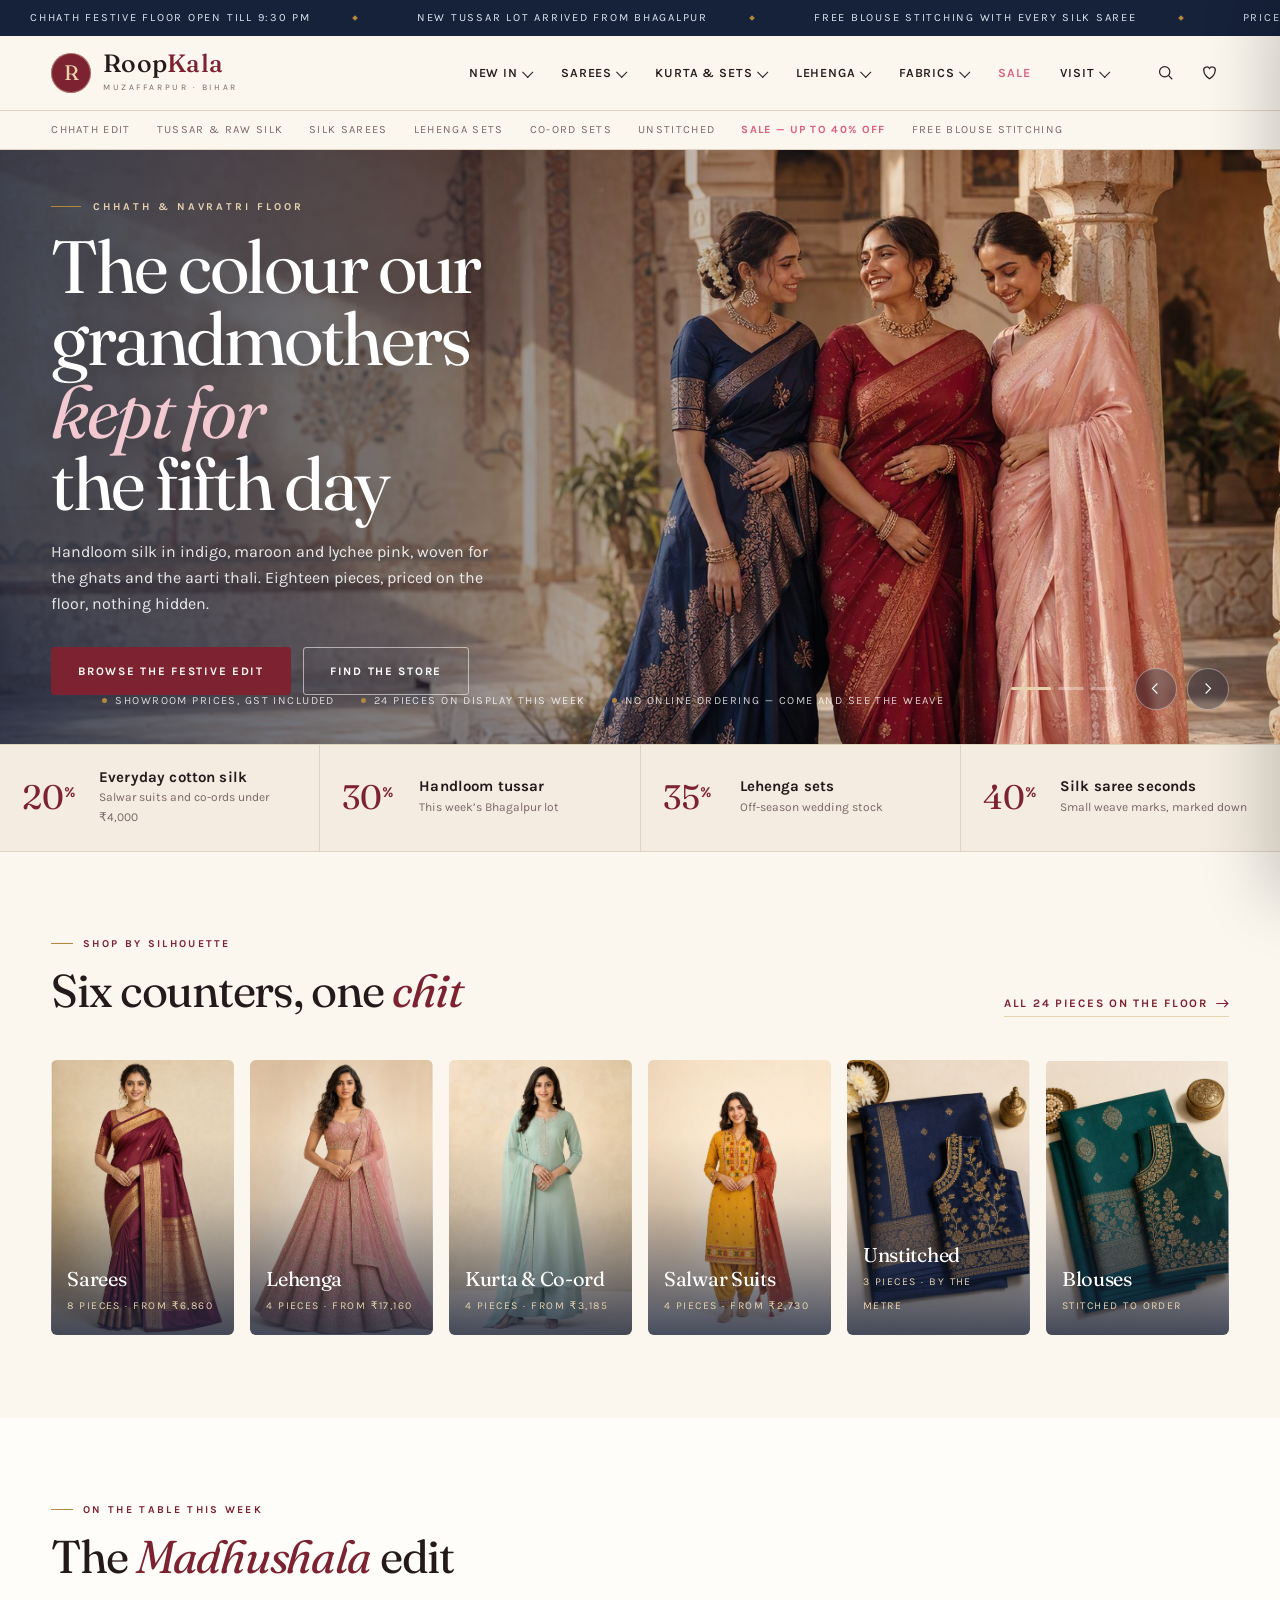
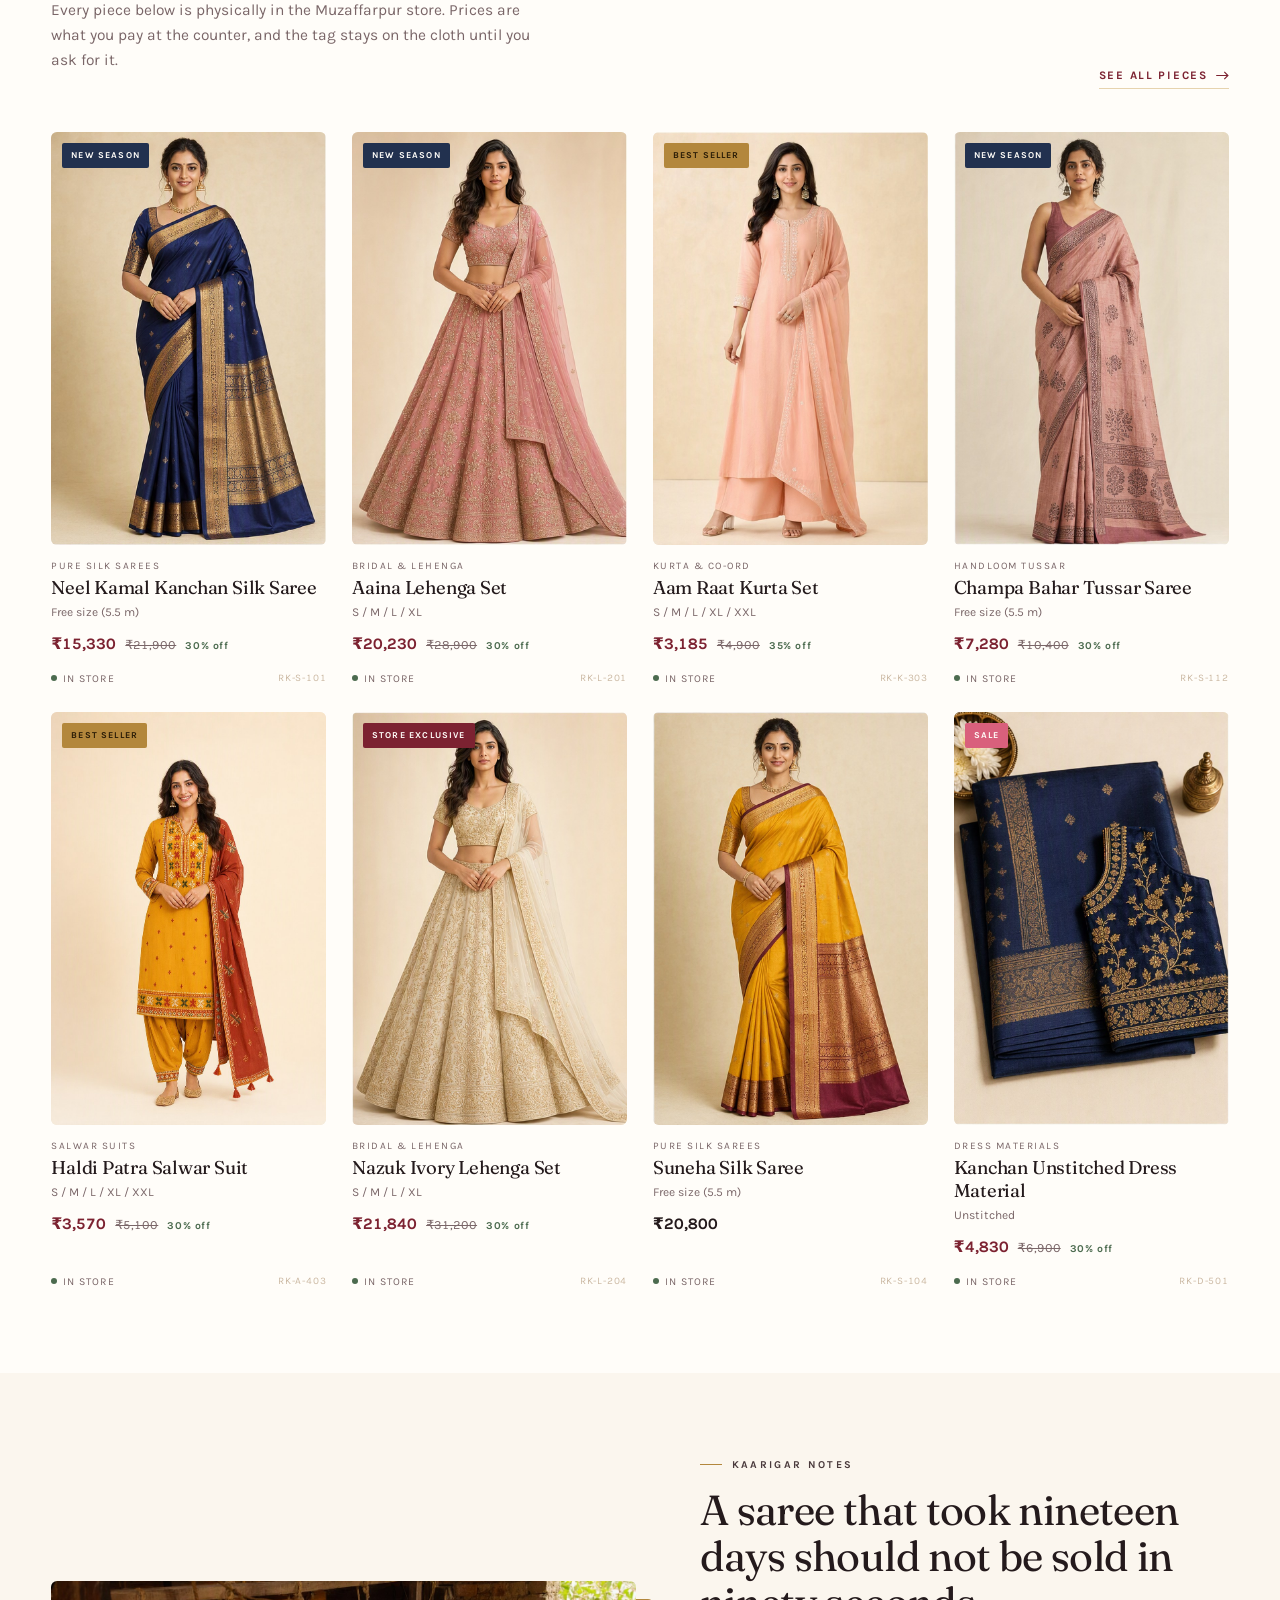
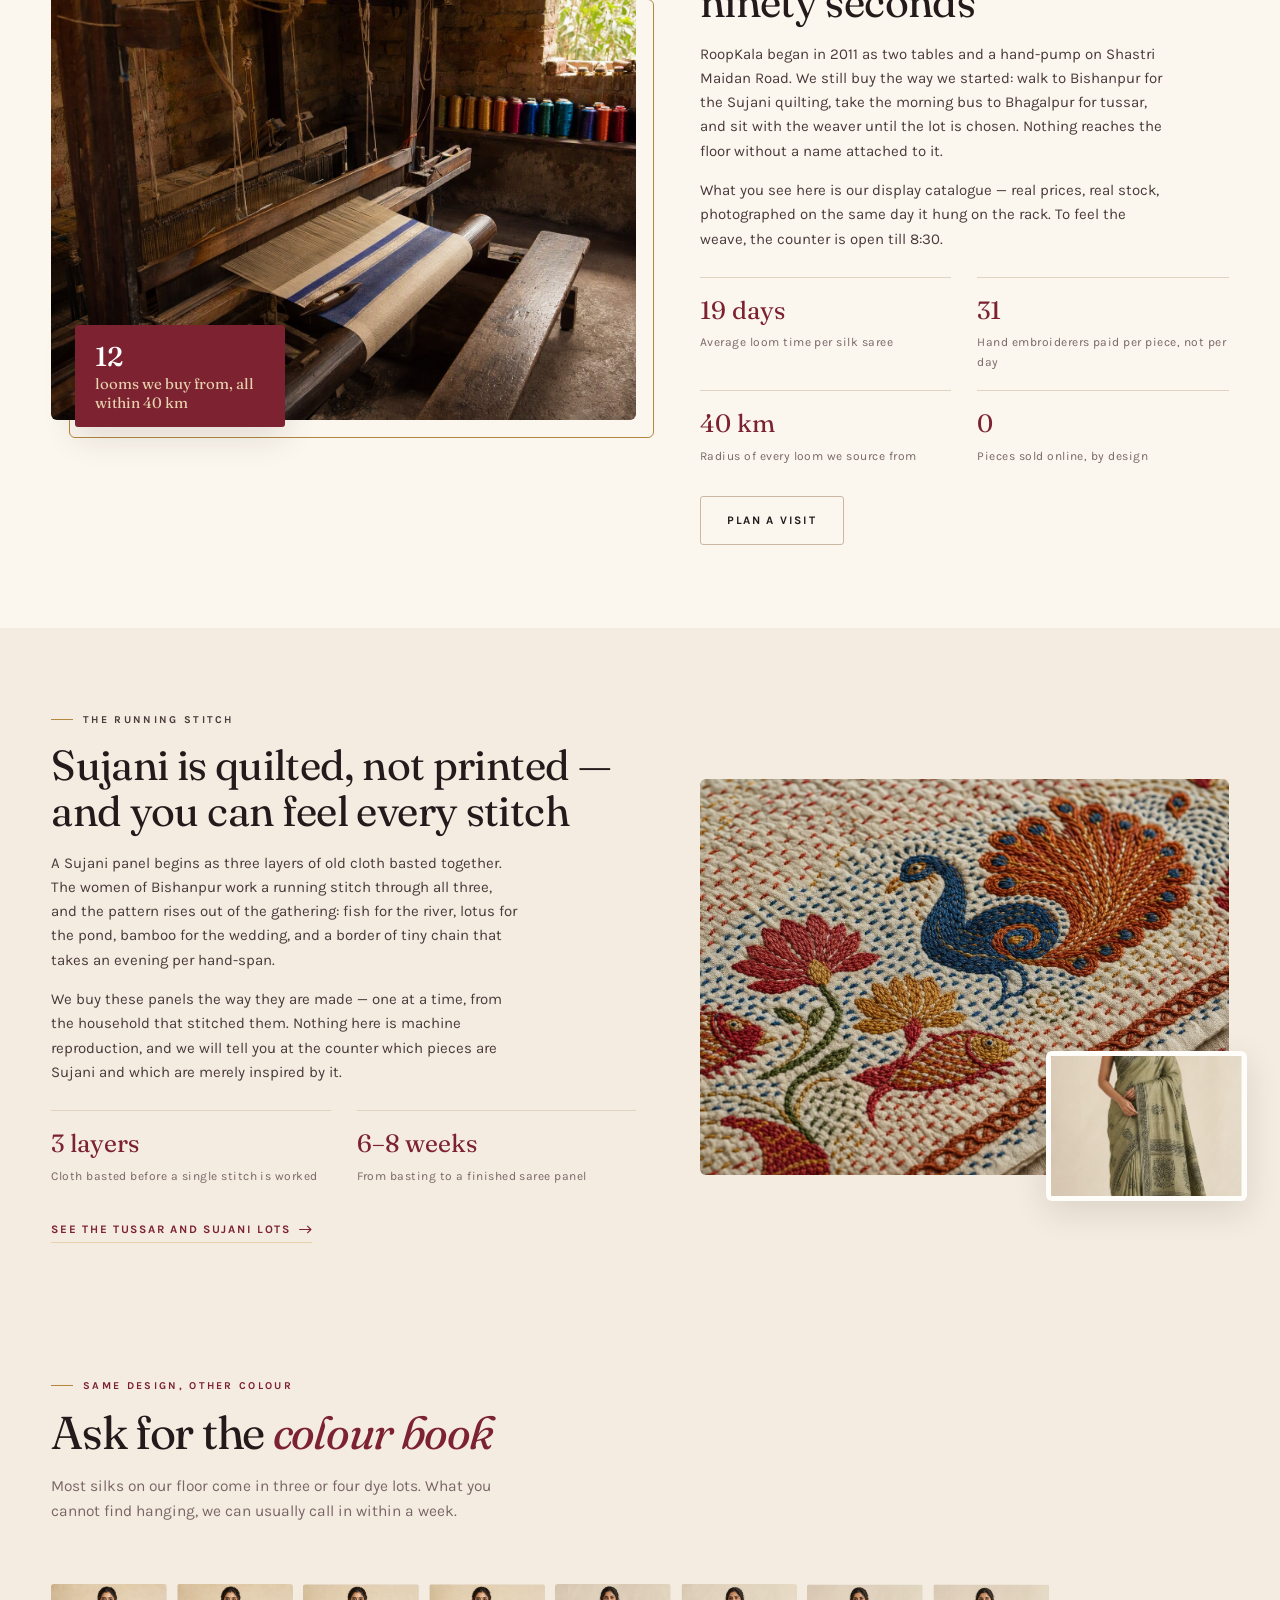
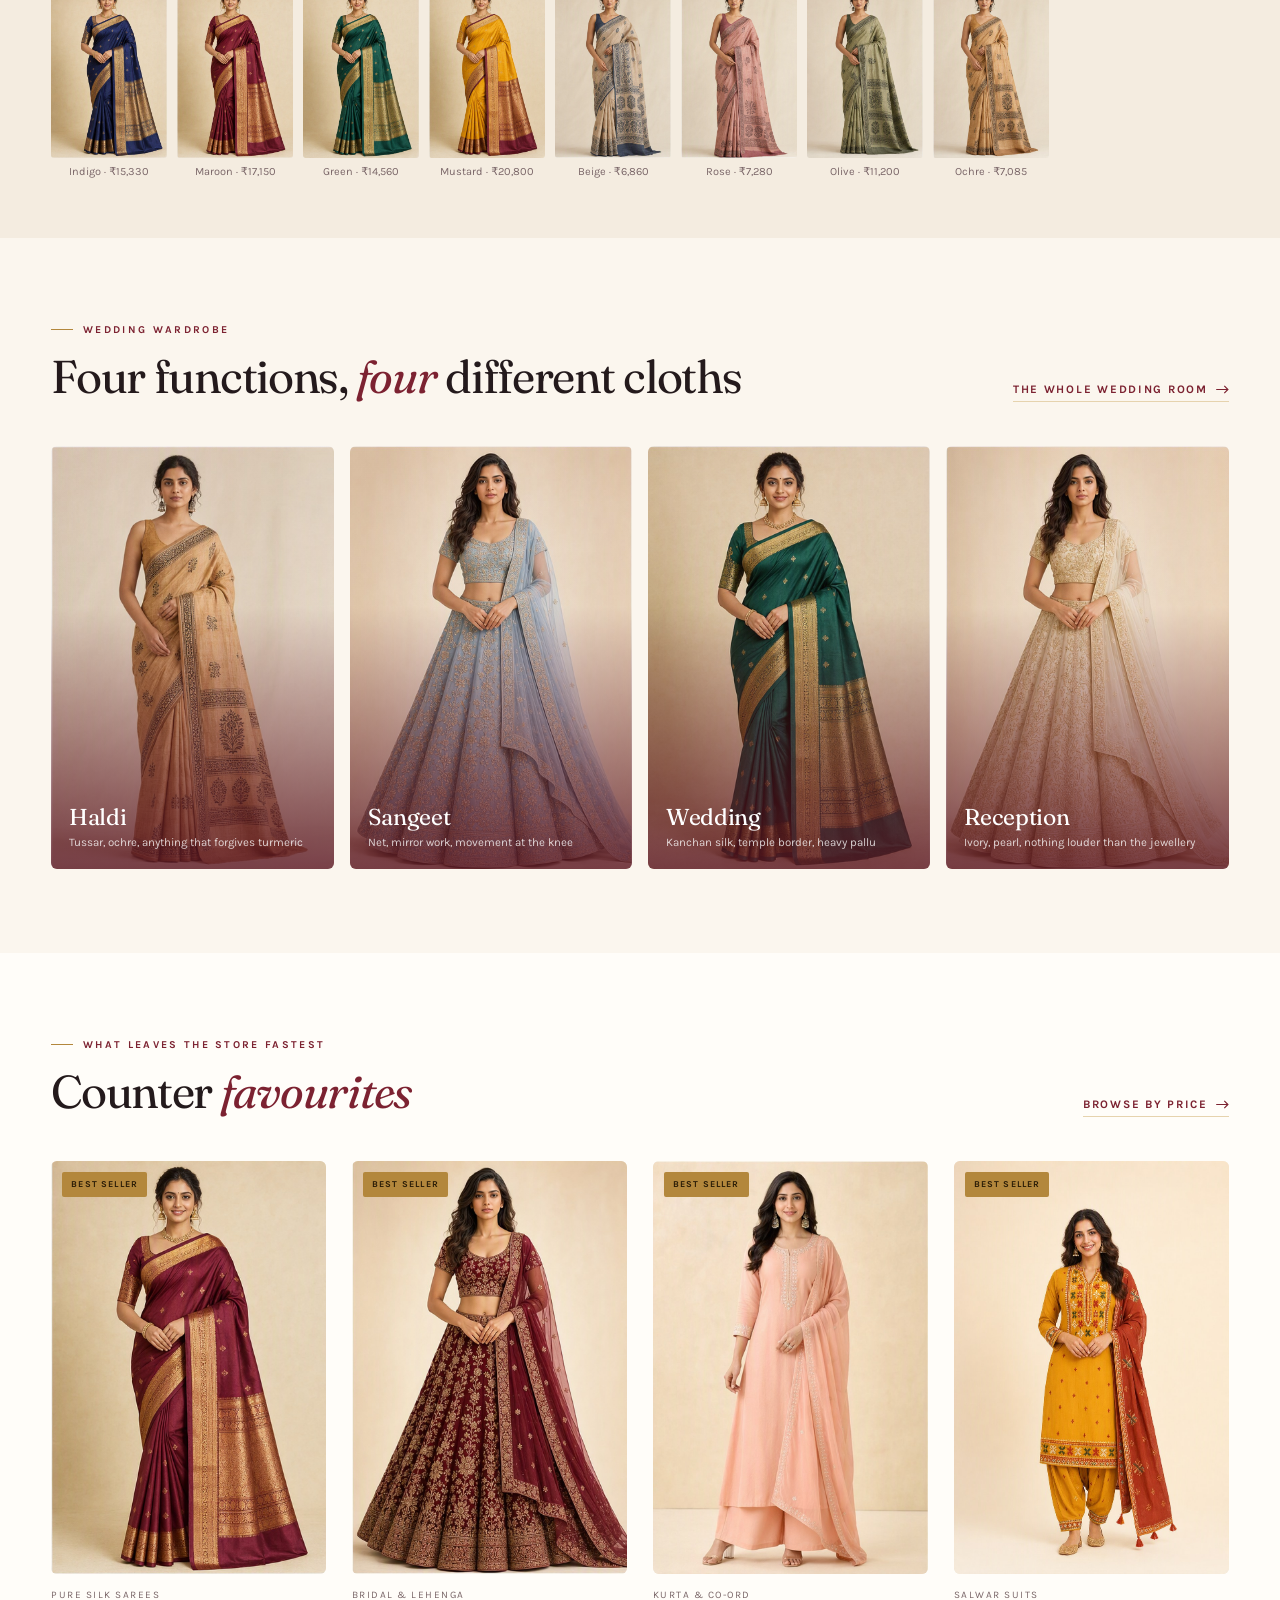
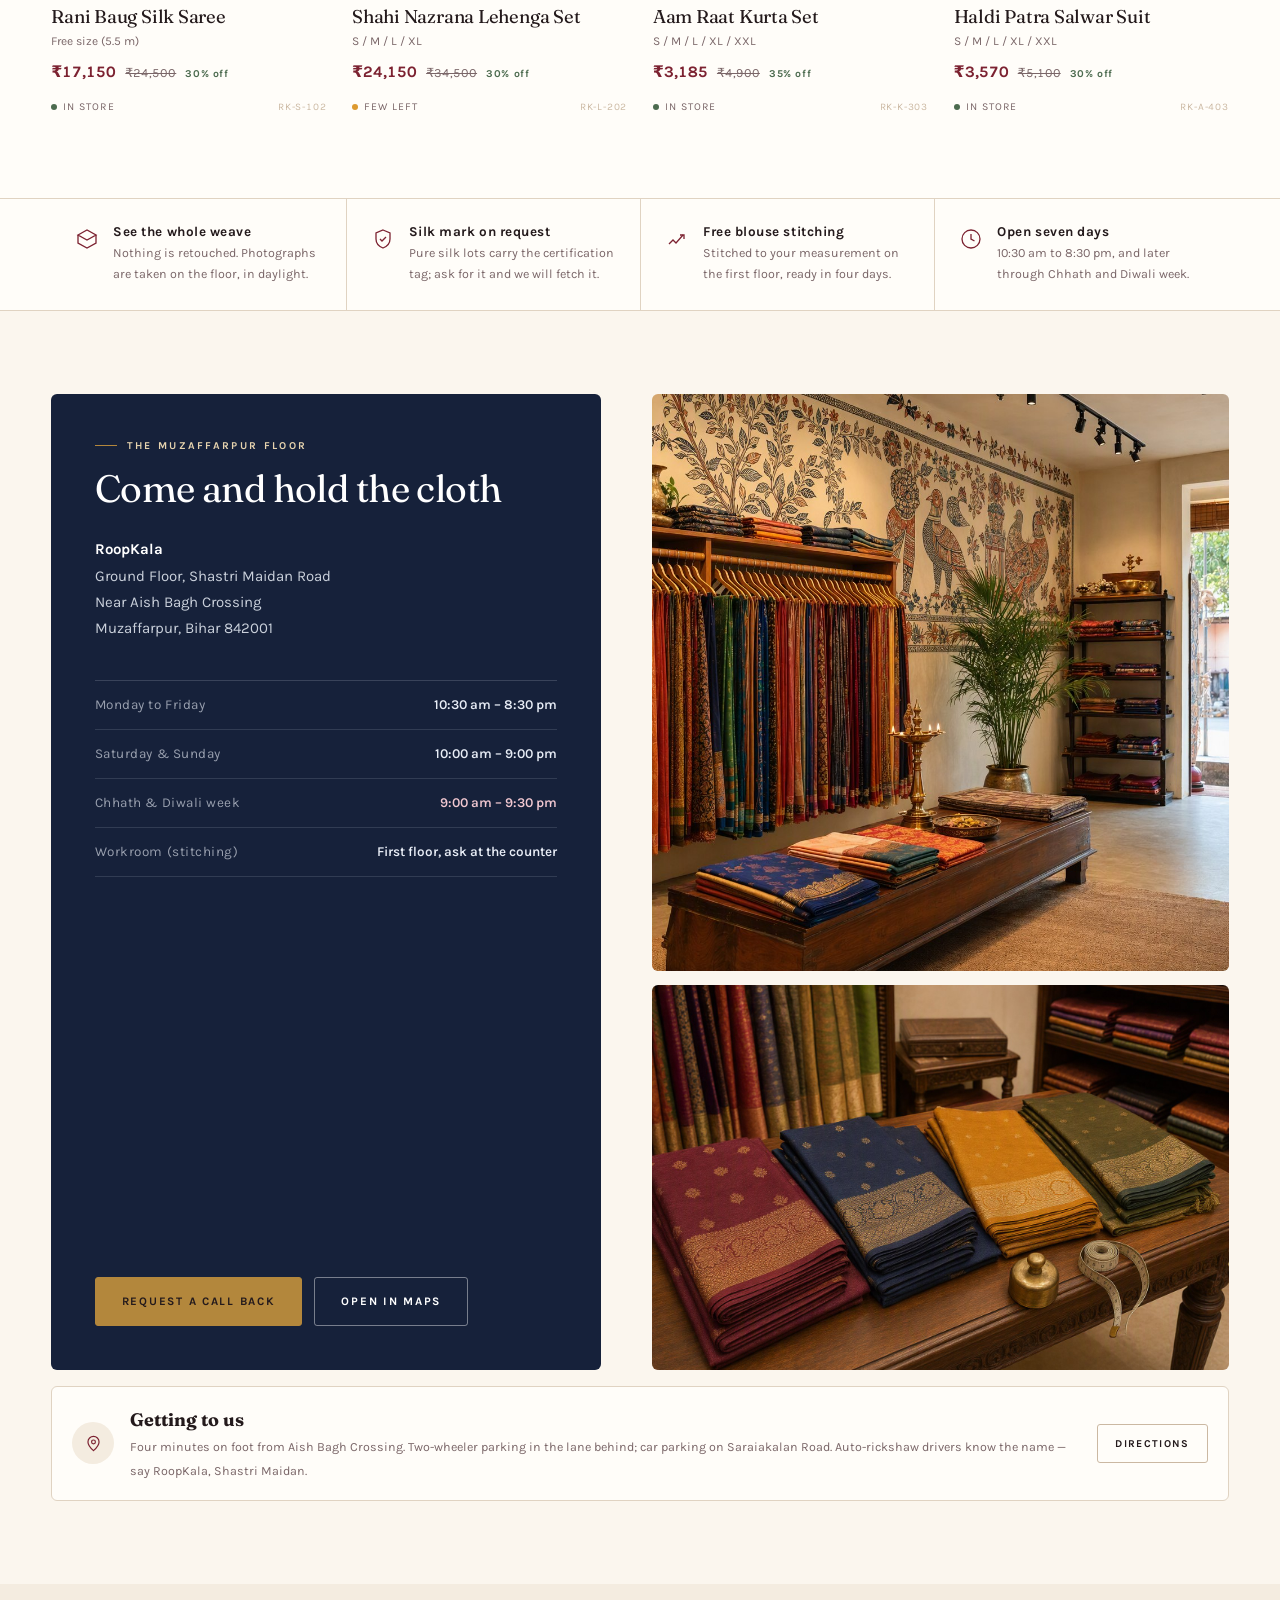
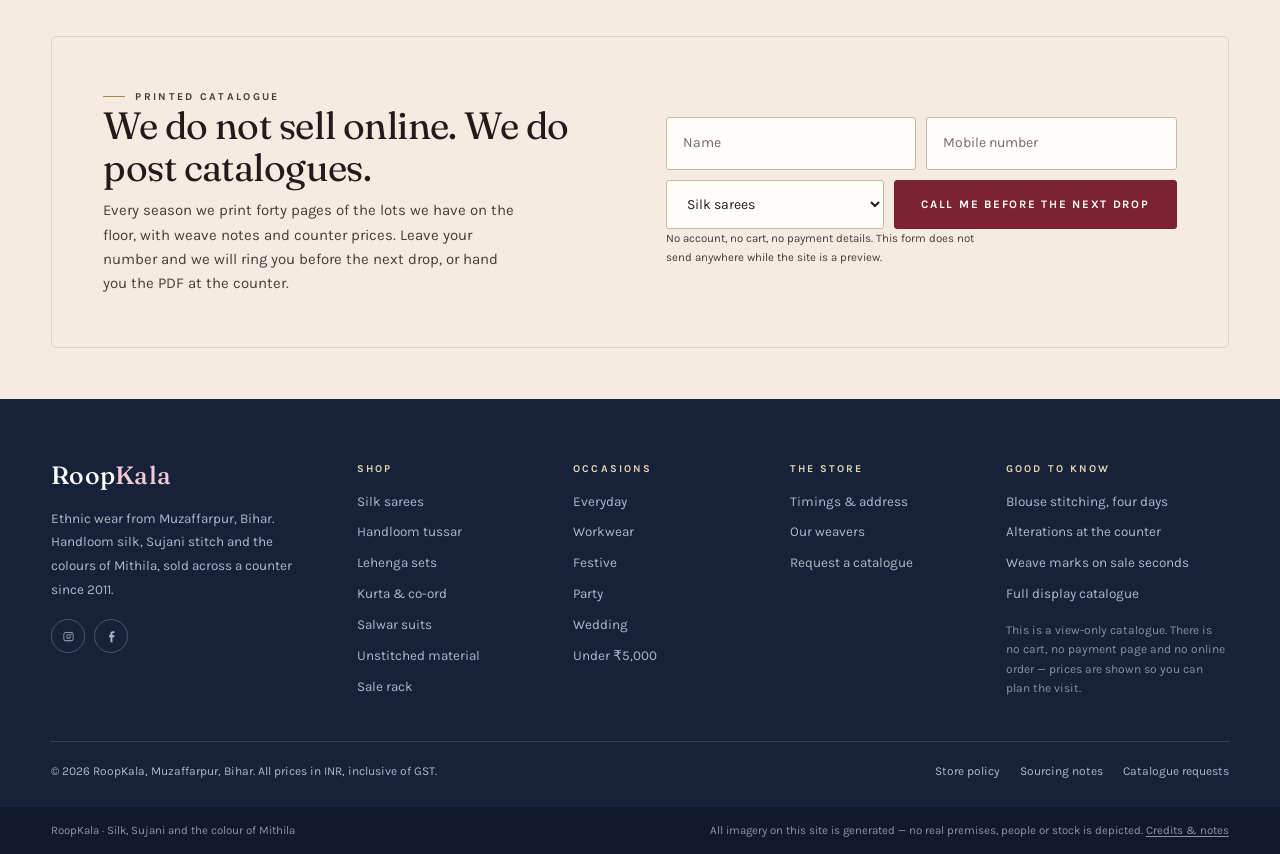
<file: index.html>
<!DOCTYPE html>
<html lang="en">
<head>
<meta charset="utf-8">
<meta name="viewport" content="width=device-width, initial-scale=1">
<title>RoopKala — Silk, Sujani and the colour of Mithila | Muzaffarpur</title>
<meta name="description" content="RoopKala is an ethnic wear house in Muzaffarpur, Bihar. Handloom silk sarees, tussar, lehenga sets, kurta co-ords and unstitched dress materials. Browse the catalogue and prices, then visit the store.">
<meta name="theme-color" content="#16213a">
<link rel="preconnect" href="https://fonts.googleapis.com">
<link rel="preconnect" href="https://fonts.gstatic.com" crossorigin>
<link rel="stylesheet" href="assets/css/site.css">
<link rel="icon" href="data:image/svg+xml,%3Csvg xmlns='http://www.w3.org/2000/svg' viewBox='0 0 32 32'%3E%3Crect width='32' height='32' rx='16' fill='%237c2231'/%3E%3Ctext x='16' y='22' font-family='Georgia,serif' font-size='17' fill='%23e6d3ae' text-anchor='middle'%3ER%3C/text%3E%3C/svg%3E">
</head>
<body>

<a class="sr-only" href="#main">Skip to content</a>

<!-- ============================ TICKER ============================ -->
<div class="ticker" aria-label="Store announcements">
  <div class="ticker__track">
    <span class="ticker__item">Chhath festive floor open till 9:30 pm</span>
    <span class="ticker__item">New tussar lot arrived from Bhagalpur</span>
    <span class="ticker__item">Free blouse stitching with every silk saree</span>
    <span class="ticker__item">Prices below are store prices, inclusive of GST</span>
    <span class="ticker__item">Chhath festive floor open till 9:30 pm</span>
    <span class="ticker__item">New tussar lot arrived from Bhagalpur</span>
    <span class="ticker__item">Free blouse stitching with every silk saree</span>
    <span class="ticker__item">Prices below are store prices, inclusive of GST</span>
  </div>
</div>

<!-- ============================ HEADER ============================ -->
<header class="site-header">
  <div class="wrap">
    <div class="header-top">
      <a class="brand" href="index.html" aria-label="RoopKala home">
        <span class="brand__mark" aria-hidden="true">R</span>
        <span class="brand__text">
          <span class="brand__name">Roop<span>Kala</span></span>
          <span class="brand__sub">Muzaffarpur &middot; Bihar</span>
        </span>
      </a>

      <nav class="nav" aria-label="Main">
        <ul class="nav__list">
          <li class="nav__item has-mega">
            <button class="nav__link" type="button">New In <i class="caret" aria-hidden="true"></i></button>
            <div class="mega mega--wide">
              <div>
                <p class="mega__label">This week&rsquo;s floor</p>
                <ul class="mega__list">
                  <li><a href="collections.html?sort=new">Chhath &amp; Navratri edit <span class="n">18</span></a></li>
                  <li><a href="collections.html?cat=Sarees">Silk sarees <span class="n">8</span></a></li>
                  <li><a href="collections.html?cat=Lehenga%20Sets">Lehenga sets <span class="n">4</span></a></li>
                  <li><a href="collections.html?cat=Kurta%20%26%20Co-ord">Kurta &amp; co-ord <span class="n">4</span></a></li>
                  <li><a href="collections.html?cat=Salwar%20Suits">Salwar suits <span class="n">4</span></a></li>
                  <li><a href="collections.html?cat=Dress%20Materials">Unstitched materials <span class="n">3</span></a></li>
                  <li><a href="collections.html?cat=Blouses">Blouses <span class="n">1</span></a></li>
                </ul>
              </div>
              <div>
                <p class="mega__label">By length &amp; make</p>
                <ul class="mega__list">
                  <li><a href="collections.html?line=Pure%20Silk%20Sarees">Pure silk, zari border</a></li>
                  <li><a href="collections.html?line=Handloom%20Tussar">Handloom tussar &amp; raw silk</a></li>
                  <li><a href="collections.html?style=3">Three piece sets</a></li>
                  <li><a href="collections.html?style=2">Two piece sets</a></li>
                  <li><a href="collections.html?style=U">Unstitched, by the metre</a></li>
                </ul>
              </div>
              <div class="mega__promo">
                <img src="assets/img/saree-tussar-3.jpg" alt="Olive tussar silk saree with Sujani stitch detail" loading="lazy">
                <div>
                  <h4>Sujani Stitch Series</h4>
                  <p>Twenty sarees, quilted by hand in Bishanpur, four kilometres from our store.</p>
                  <a class="link-arrow" href="collections.html?cat=Sarees">See the series
                    <svg viewBox="0 0 14 10" aria-hidden="true"><path d="M0 5h12M9 1l4 4-4 4" fill="none" stroke="currentColor" stroke-width="1.3"/></svg>
                  </a>
                </div>
              </div>
            </div>
          </li>

          <li class="nav__item has-mega">
            <button class="nav__link" type="button">Sarees <i class="caret" aria-hidden="true"></i></button>
            <div class="mega mega--narrow">
              <p class="mega__label">Saree houses</p>
              <ul class="mega__list">
                <li><a href="collections.html?line=Pure%20Silk%20Sarees">Pure silk <span class="n">4</span></a></li>
                <li><a href="collections.html?line=Handloom%20Tussar">Tussar &amp; raw silk <span class="n">4</span></a></li>
                <li><a href="collections.html?occ=Festive">Festive <span class="n">7</span></a></li>
                <li><a href="collections.html?occ=Everyday">Everyday <span class="n">3</span></a></li>
                <li><a href="collections.html?occ=Wedding">Wedding <span class="n">5</span></a></li>
                <li><a href="collections.html?cat=Sarees">All sarees <span class="n">8</span></a></li>
              </ul>
            </div>
          </li>

          <li class="nav__item has-mega">
            <button class="nav__link" type="button">Kurta &amp; Sets <i class="caret" aria-hidden="true"></i></button>
            <div class="mega mega--narrow">
              <p class="mega__label">Ready to wear</p>
              <ul class="mega__list">
                <li><a href="collections.html?cat=Kurta%20%26%20Co-ord">Kurta &amp; co-ord <span class="n">4</span></a></li>
                <li><a href="collections.html?cat=Salwar%20Suits">Salwar suits <span class="n">4</span></a></li>
                <li><a href="collections.html?occ=Workwear">Workwear <span class="n">5</span></a></li>
                <li><a href="collections.html?occ=Party">Party <span class="n">4</span></a></li>
              </ul>
            </div>
          </li>

          <li class="nav__item has-mega">
            <button class="nav__link" type="button">Lehenga <i class="caret" aria-hidden="true"></i></button>
            <div class="mega mega--narrow">
              <p class="mega__label">Wedding wardrobe</p>
              <ul class="mega__list">
                <li><a href="collections.html?cat=Lehenga%20Sets">All lehenga sets <span class="n">4</span></a></li>
                <li><a href="collections.html?occ=Wedding">Bridal <span class="n">4</span></a></li>
                <li><a href="collections.html#haldi">Haldi <span class="n">3</span></a></li>
                <li><a href="collections.html#sangeet">Sangeet <span class="n">4</span></a></li>
                <li><a href="collections.html#reception">Reception <span class="n">2</span></a></li>
              </ul>
            </div>
          </li>

          <li class="nav__item has-mega">
            <button class="nav__link" type="button">Fabrics <i class="caret" aria-hidden="true"></i></button>
            <div class="mega mega--narrow">
              <p class="mega__label">By the metre</p>
              <ul class="mega__list">
                <li><a href="collections.html?cat=Dress%20Materials">Unstitched dress material <span class="n">3</span></a></li>
                <li><a href="collections.html?cat=Blouses">Blouses <span class="n">1</span></a></li>
                <li><a href="collections.html?occ=Festive">Silk blends <span class="n">6</span></a></li>
              </ul>
            </div>
          </li>

          <li class="nav__item">
            <a class="nav__link is-sale" href="collections.html?sale=1">Sale</a>
          </li>

          <li class="nav__item has-mega">
            <button class="nav__link" type="button">Visit <i class="caret" aria-hidden="true"></i></button>
            <div class="mega mega--narrow">
              <p class="mega__label">The Muzaffarpur floor</p>
              <ul class="mega__list">
                <li><a href="index.html#store">Store &amp; timings</a></li>
                <li><a href="index.html#craft">Our weavers</a></li>
                <li><a href="index.html#catalogue">Request a catalogue</a></li>
                <li><a href="index.html#store">Ask at the counter</a></li>
              </ul>
            </div>
          </li>
        </ul>
      </nav>

      <div class="header-util">
        <a class="icon-btn" href="collections.html" aria-label="Search the catalogue">
          <svg viewBox="0 0 24 24" aria-hidden="true"><circle cx="11" cy="11" r="6.5"/><path d="M16 16l4.5 4.5"/></svg>
        </a>
        <button class="icon-btn" type="button" aria-label="Your saved lookbook">
          <svg viewBox="0 0 24 24" aria-hidden="true"><path d="M12 20s-7-4.6-7-9.6A3.9 3.9 0 0 1 12 7a3.9 3.9 0 0 1 7 3.4C19 15.4 12 20 12 20z"/></svg>
          <span class="dot" data-wish-count hidden>0</span>
        </button>
        <button class="icon-btn nav-toggle" type="button" data-open-drawer aria-label="Open menu">
          <svg viewBox="0 0 24 24" aria-hidden="true"><path d="M3 7h18M3 12h18M3 17h18"/></svg>
        </button>
      </div>
    </div>
  </div>

  <div class="subbar">
    <div class="wrap">
      <div class="subbar__inner">
        <a href="collections.html?occ=Festive">Chhath edit</a>
        <a href="collections.html?line=Handloom%20Tussar">Tussar &amp; raw silk</a>
        <a href="collections.html?cat=Sarees">Silk sarees</a>
        <a href="collections.html?cat=Lehenga%20Sets">Lehenga sets</a>
        <a href="collections.html?cat=Kurta%20%26%20Co-ord">Co-ord sets</a>
        <a href="collections.html?cat=Dress%20Materials">Unstitched</a>
        <a href="collections.html?sale=1"><b>Sale &mdash; up to 40% off</b></a>
        <a href="index.html#store">Free blouse stitching</a>
      </div>
    </div>
  </div>
</header>

<main id="main">

  <!-- ============================ HERO ============================ -->
  <section class="hero" data-hero aria-roledescription="carousel" aria-label="RoopKala seasonal floors">
    <div class="hero__viewport">
      <div class="hero__slides">

        <div class="hero__slide is-active" role="group" aria-label="1 of 3">
          <img src="assets/img/hero-festive.jpg" alt="Three women in silk sarees in a sunlit courtyard" width="1800" height="800">
          <div class="hero__scrim"></div>
          <div class="hero__copy wrap">
            <p class="hero__kicker">Chhath &amp; Navratri floor</p>
            <h1 class="hero__title">The colour our<br>grandmothers <em>kept for</em><br>the fifth day</h1>
            <p class="hero__text">Handloom silk in indigo, maroon and lychee pink, woven for the ghats and the aarti thali. Eighteen pieces, priced on the floor, nothing hidden.</p>
            <div class="hero__cta">
              <a class="btn btn--maroon" href="collections.html?occ=Festive">Browse the festive edit</a>
              <a class="btn btn--ghost" href="index.html#store">Find the store</a>
            </div>
          </div>
        </div>

        <div class="hero__slide" role="group" aria-label="2 of 3">
          <img src="assets/img/hero-wedding.jpg" alt="Bride in an embroidered lehenga in a lamp-lit courtyard" width="1800" height="900">
          <div class="hero__scrim"></div>
          <div class="hero__copy wrap">
            <p class="hero__kicker">Wedding wardrobe</p>
            <h1 class="hero__title">Haldi to reception,<br><em>four floors</em> of<br>the same trousseau</h1>
            <p class="hero__text">Lehenga sets, silk sarees and stitched-to-order blouses. Bring the function card, we will plan the cloth around it.</p>
            <div class="hero__cta">
              <a class="btn" href="collections.html?occ=Wedding">See the wedding room</a>
              <a class="btn btn--ghost" href="index.html#catalogue">Request the catalogue</a>
            </div>
          </div>
        </div>

        <div class="hero__slide" role="group" aria-label="3 of 3">
          <img src="assets/img/hero-craft.jpg" alt="Weaver's hands at a pit loom with silk threads" width="1800" height="900">
          <div class="hero__scrim"></div>
          <div class="hero__copy wrap">
            <p class="hero__kicker">Kaarigar notes</p>
            <h1 class="hero__title">Twelve looms.<br>One <em>running stitch</em><br>we refuse to hurry</h1>
            <p class="hero__text">Sujani quilting from Bishanpur, tussar from Bhagalpur, zari finished in our own workroom on the first floor.</p>
            <div class="hero__cta">
              <a class="btn" href="index.html#craft">Read how it is made</a>
              <a class="btn btn--ghost" href="collections.html?line=Handloom%20Tussar">Shop handloom tussar</a>
            </div>
          </div>
        </div>

      </div>

      <div class="hero__meta wrap">
        <span><i></i> Showroom prices, GST included</span>
        <span><i></i> 24 pieces on display this week</span>
        <span><i></i> No online ordering &mdash; come and see the weave</span>
      </div>

      <div class="hero__nav">
        <div class="hero__dots" role="tablist" aria-label="Choose slide">
          <button class="hero__dot is-on" type="button" role="tab" aria-label="Slide 1"></button>
          <button class="hero__dot" type="button" role="tab" aria-label="Slide 2"></button>
          <button class="hero__dot" type="button" role="tab" aria-label="Slide 3"></button>
        </div>
        <button class="hero__arrow" type="button" data-hero-prev aria-label="Previous slide">
          <svg viewBox="0 0 24 24" aria-hidden="true"><path d="M15 4l-8 8 8 8"/></svg>
        </button>
        <button class="hero__arrow" type="button" data-hero-next aria-label="Next slide">
          <svg viewBox="0 0 24 24" aria-hidden="true"><path d="M9 4l8 8-8 8"/></svg>
        </button>
      </div>
    </div>
  </section>

  <!-- ============================ PROMO TILES ============================ -->
  <section class="promo-strip" aria-label="Current discounts on the floor">
    <a class="promo-tile" href="collections.html?sale=1">
      <span class="promo-tile__pct">20<sup>%</sup></span>
      <div><h3>Everyday cotton silk</h3><p>Salwar suits and co-ords under &#8377;4,000</p></div>
    </a>
    <a class="promo-tile" href="collections.html?line=Handloom%20Tussar">
      <span class="promo-tile__pct">30<sup>%</sup></span>
      <div><h3>Handloom tussar</h3><p>This week&rsquo;s Bhagalpur lot</p></div>
    </a>
    <a class="promo-tile" href="collections.html?cat=Lehenga%20Sets">
      <span class="promo-tile__pct">35<sup>%</sup></span>
      <div><h3>Lehenga sets</h3><p>Off-season wedding stock</p></div>
    </a>
    <a class="promo-tile" href="collections.html?line=Pure%20Silk%20Sarees">
      <span class="promo-tile__pct">40<sup>%</sup></span>
      <div><h3>Silk saree seconds</h3><p>Small weave marks, marked down</p></div>
    </a>
  </section>

  <!-- ============================ CATEGORY GRID ============================ -->
  <section class="section">
    <div class="wrap">
      <div class="sec-head">
        <div>
          <p class="eyebrow">Shop by silhouette</p>
          <h2 class="sec-title">Six counters, one <em>chit</em></h2>
        </div>
        <a class="link-arrow" href="collections.html">All 24 pieces on the floor
          <svg viewBox="0 0 14 10" aria-hidden="true"><path d="M0 5h12M9 1l4 4-4 4" fill="none" stroke="currentColor" stroke-width="1.3"/></svg>
        </a>
      </div>

      <div class="cat-grid">
        <a class="cat-card rv" href="collections.html?cat=Sarees">
          <img src="assets/img/saree-kanj-2.jpg" alt="Maroon silk saree with temple border" loading="lazy">
          <span class="cat-card__veil"></span>
          <span class="cat-card__body"><h3>Sarees</h3><span>8 pieces &middot; from &#8377;6,860</span></span>
        </a>
        <a class="cat-card rv rv-d1" href="collections.html?cat=Lehenga%20Sets">
          <img src="assets/img/lehenga-1.jpg" alt="Rose pink lehenga set with dupatta" loading="lazy">
          <span class="cat-card__veil"></span>
          <span class="cat-card__body"><h3>Lehenga</h3><span>4 pieces &middot; from &#8377;17,160</span></span>
        </a>
        <a class="cat-card rv rv-d2" href="collections.html?cat=Kurta%20%26%20Co-ord">
          <img src="assets/img/kurta-1.jpg" alt="Mint green co-ord set" loading="lazy">
          <span class="cat-card__veil"></span>
          <span class="cat-card__body"><h3>Kurta &amp; Co-ord</h3><span>4 pieces &middot; from &#8377;3,185</span></span>
        </a>
        <a class="cat-card rv rv-d3" href="collections.html?cat=Salwar%20Suits">
          <img src="assets/img/salwar-3.jpg" alt="Mustard salwar suit with phulkari stitch" loading="lazy">
          <span class="cat-card__veil"></span>
          <span class="cat-card__body"><h3>Salwar Suits</h3><span>4 pieces &middot; from &#8377;2,730</span></span>
        </a>
        <a class="cat-card rv rv-d2" href="collections.html?cat=Dress%20Materials">
          <img src="assets/img/fabric-1.jpg" alt="Folded maroon and beige unstitched dress material" loading="lazy">
          <span class="cat-card__veil"></span>
          <span class="cat-card__body"><h3>Unstitched</h3><span>3 pieces &middot; by the metre</span></span>
        </a>
        <a class="cat-card rv rv-d3" href="collections.html?cat=Blouses">
          <img src="assets/img/fabric-3.jpg" alt="Embroidered tussar blouse piece" loading="lazy">
          <span class="cat-card__veil"></span>
          <span class="cat-card__body"><h3>Blouses</h3><span>Stitched to order</span></span>
        </a>
      </div>
    </div>
  </section>

  <!-- ============================ PRODUCT GRID ============================ -->
  <section class="section band">
    <div class="wrap">
      <div class="sec-head">
        <div>
          <p class="eyebrow">On the table this week</p>
          <h2 class="sec-title">The <em>Madhushala</em> edit</h2>
          <p class="sec-lead">Every piece below is physically in the Muzaffarpur store. Prices are what you pay at the counter, and the tag stays on the cloth until you ask for it.</p>
        </div>
        <a class="link-arrow" href="collections.html">See all pieces
          <svg viewBox="0 0 14 10" aria-hidden="true"><path d="M0 5h12M9 1l4 4-4 4" fill="none" stroke="currentColor" stroke-width="1.3"/></svg>
        </a>
      </div>
      <div class="grid-products" data-grid="featured"></div>
    </div>
  </section>

  <!-- ============================ CRAFT STORY ============================ -->
  <section class="section" id="craft">
    <div class="wrap">
      <div class="story">
        <div class="story__media rv">
          <img src="assets/img/craft-loom.jpg" alt="Wooden pit loom with a half-finished cream and indigo silk saree in a weaving shed" loading="lazy">
          <p class="story__badge"><b>12</b>looms we buy from, all within 40 km</p>
        </div>
        <div class="story__body rv rv-d1">
          <p class="eyebrow">Kaarigar notes</p>
          <h2>A saree that took nineteen days should not be sold in ninety seconds</h2>
          <p>RoopKala began in 2011 as two tables and a hand-pump on Shastri Maidan Road. We still buy the way we started: walk to Bishanpur for the Sujani quilting, take the morning bus to Bhagalpur for tussar, and sit with the weaver until the lot is chosen. Nothing reaches the floor without a name attached to it.</p>
          <p>What you see here is our display catalogue &mdash; real prices, real stock, photographed on the same day it hung on the rack. To feel the weave, the counter is open till 8:30.</p>
          <dl class="story__facts">
            <div class="fact"><dt>19 days</dt><dd>Average loom time per silk saree</dd></div>
            <div class="fact"><dt>31</dt><dd>Hand embroiderers paid per piece, not per day</dd></div>
            <div class="fact"><dt>40 km</dt><dd>Radius of every loom we source from</dd></div>
            <div class="fact"><dt>0</dt><dd>Pieces sold online, by design</dd></div>
          </dl>
          <a class="btn btn--ghost" href="index.html#store">Plan a visit</a>
        </div>
      </div>
    </div>
  </section>

  <!-- ============================ SUJANI BAND ============================ -->
  <section class="section band--paper2" id="sujani">
    <div class="wrap">
      <div class="story story--flip">
        <div class="story__media rv">
          <img src="assets/img/craft-embroidery.jpg" alt="Close view of hand quilted running stitch forming a peacock motif in rust and blue thread" loading="lazy">
          <img src="assets/img/saree-tussar-3.jpg" alt="Olive tussar saree with a hand-worked border" loading="lazy"
               style="position:absolute;right:-18px;bottom:-26px;width:38%;max-width:210px;border:5px solid var(--white);box-shadow:var(--shadow-m)">
        </div>
        <div class="story__body rv rv-d1">
          <p class="eyebrow">The running stitch</p>
          <h2>Sujani is quilted, not printed &mdash; and you can feel every stitch</h2>
          <p>A Sujani panel begins as three layers of old cloth basted together. The women of Bishanpur work a running stitch through all three, and the pattern rises out of the gathering: fish for the river, lotus for the pond, bamboo for the wedding, and a border of tiny chain that takes an evening per hand-span.</p>
          <p>We buy these panels the way they are made &mdash; one at a time, from the household that stitched them. Nothing here is machine reproduction, and we will tell you at the counter which pieces are Sujani and which are merely inspired by it.</p>
          <dl class="story__facts">
            <div class="fact"><dt>3 layers</dt><dd>Cloth basted before a single stitch is worked</dd></div>
            <div class="fact"><dt>6&ndash;8 weeks</dt><dd>From basting to a finished saree panel</dd></div>
          </dl>
          <a class="link-arrow" href="collections.html?line=Handloom%20Tussar">See the tussar and Sujani lots
            <svg viewBox="0 0 14 10" aria-hidden="true"><path d="M0 5h12M9 1l4 4-4 4" fill="none" stroke="currentColor" stroke-width="1.3"/></svg>
          </a>
        </div>
      </div>
    </div>
  </section>

  <!-- ============================ COLOUR VARIANTS ============================ -->
  <section class="section section--tight band--paper2">
    <div class="wrap">
      <div class="sec-head">
        <div>
          <p class="eyebrow">Same design, other colour</p>
          <h2 class="sec-title">Ask for the <em>colour book</em></h2>
          <p class="sec-lead">Most silks on our floor come in three or four dye lots. What you cannot find hanging, we can usually call in within a week.</p>
        </div>
      </div>
      <div class="variant-rail" data-rail="variants"></div>
    </div>
  </section>

  <!-- ============================ WEDDING HUB ============================ -->
  <section class="section">
    <div class="wrap">
      <div class="sec-head">
        <div>
          <p class="eyebrow">Wedding wardrobe</p>
          <h2 class="sec-title">Four functions, <em>four</em> different cloths</h2>
        </div>
        <a class="link-arrow" href="collections.html?occ=Wedding">The whole wedding room
          <svg viewBox="0 0 14 10" aria-hidden="true"><path d="M0 5h12M9 1l4 4-4 4" fill="none" stroke="currentColor" stroke-width="1.3"/></svg>
        </a>
      </div>
      <div class="chip-row">
        <a class="chip rv" id="haldi" href="collections.html?occ=Festive">
          <img src="assets/img/saree-tussar-4.jpg" alt="Ochre tussar saree for haldi" loading="lazy">
          <span class="chip__veil"></span>
          <span class="chip__body"><h3>Haldi</h3><p>Tussar, ochre, anything that forgives turmeric</p></span>
        </a>
        <a class="chip rv rv-d1" id="sangeet" href="collections.html?cat=Lehenga%20Sets">
          <img src="assets/img/lehenga-3.jpg" alt="Blue mirror work lehenga for sangeet" loading="lazy">
          <span class="chip__veil"></span>
          <span class="chip__body"><h3>Sangeet</h3><p>Net, mirror work, movement at the knee</p></span>
        </a>
        <a class="chip rv rv-d2" href="collections.html?line=Pure%20Silk%20Sarees">
          <img src="assets/img/saree-kanj-3.jpg" alt="Peacock green silk saree" loading="lazy">
          <span class="chip__veil"></span>
          <span class="chip__body"><h3>Wedding</h3><p>Kanchan silk, temple border, heavy pallu</p></span>
        </a>
        <a class="chip rv rv-d3" id="reception" href="collections.html?occ=Party">
          <img src="assets/img/lehenga-4.jpg" alt="Ivory pearl embroidered lehenga for reception" loading="lazy">
          <span class="chip__veil"></span>
          <span class="chip__body"><h3>Reception</h3><p>Ivory, pearl, nothing louder than the jewellery</p></span>
        </a>
      </div>
    </div>
  </section>

  <!-- ============================ BEST SELLERS ============================ -->
  <section class="section band">
    <div class="wrap">
      <div class="sec-head">
        <div>
          <p class="eyebrow">What leaves the store fastest</p>
          <h2 class="sec-title">Counter <em>favourites</em></h2>
        </div>
        <a class="link-arrow" href="collections.html?sort=price-asc">Browse by price
          <svg viewBox="0 0 14 10" aria-hidden="true"><path d="M0 5h12M9 1l4 4-4 4" fill="none" stroke="currentColor" stroke-width="1.3"/></svg>
        </a>
      </div>
      <div class="grid-products" data-grid="best"></div>
    </div>
  </section>

  <!-- ============================ TRUST ============================ -->
  <section class="trust">
    <div class="wrap">
      <div class="trust__row">
        <div class="trust__item">
          <svg viewBox="0 0 24 24" aria-hidden="true"><path d="M3 8l9-5 9 5-9 5-9-5z"/><path d="M3 8v8l9 5 9-5V8"/></svg>
          <div><h3>See the whole weave</h3><p>Nothing is retouched. Photographs are taken on the floor, in daylight.</p></div>
        </div>
        <div class="trust__item">
          <svg viewBox="0 0 24 24" aria-hidden="true"><path d="M12 3l7 3v6c0 4.2-3 7.4-7 9-4-1.6-7-4.8-7-9V6l7-3z"/><path d="M9 12l2 2 4-4"/></svg>
          <div><h3>Silk mark on request</h3><p>Pure silk lots carry the certification tag; ask for it and we will fetch it.</p></div>
        </div>
        <div class="trust__item">
          <svg viewBox="0 0 24 24" aria-hidden="true"><path d="M4 17l4-4 3 3 7-8"/><path d="M15 8h4v4"/></svg>
          <div><h3>Free blouse stitching</h3><p>Stitched to your measurement on the first floor, ready in four days.</p></div>
        </div>
        <div class="trust__item">
          <svg viewBox="0 0 24 24" aria-hidden="true"><circle cx="12" cy="12" r="9"/><path d="M12 7v5l3.5 2"/></svg>
          <div><h3>Open seven days</h3><p>10:30 am to 8:30 pm, and later through Chhath and Diwali week.</p></div>
        </div>
      </div>
    </div>
  </section>

  <!-- ============================ VISIT / STORE ============================ -->
  <section class="section" id="store">
    <div class="wrap">
      <div class="visit">
        <div class="visit__panel rv">
          <p class="eyebrow">The Muzaffarpur floor</p>
          <h2>Come and hold the cloth</h2>
          <address class="visit__addr">
            <b>RoopKala</b><br>
            Ground Floor, Shastri Maidan Road<br>
            Near Aish Bagh Crossing<br>
            Muzaffarpur, Bihar 842001
          </address>
          <dl class="visit__rows">
            <div class="visit__row"><dt>Monday to Friday</dt><dd>10:30 am &ndash; 8:30 pm</dd></div>
            <div class="visit__row"><dt>Saturday &amp; Sunday</dt><dd>10:00 am &ndash; 9:00 pm</dd></div>
            <div class="visit__row"><dt>Chhath &amp; Diwali week</dt><dd><em>9:00 am &ndash; 9:30 pm</em></dd></div>
            <div class="visit__row"><dt>Workroom (stitching)</dt><dd>First floor, ask at the counter</dd></div>
          </dl>
          <div class="visit__cta">
            <a class="btn" href="#catalogue">Request a call back</a>
            <a class="btn btn--ghost" href="https://www.google.com/maps/search/?api=1&amp;query=Shastri+Maidan+Road+Muzaffarpur+Bihar" target="_blank" rel="noopener">Open in Maps</a>
          </div>
        </div>
        <div class="visit__media rv rv-d1">
          <img src="assets/img/store-boutique.jpg" alt="RoopKala showroom interior with silk sarees on hangers and folded stacks on a teak table" loading="lazy">
          <img src="assets/img/store-display.jpg" alt="Folded silk sarees with zari borders arranged on a teak display table" loading="lazy">
        </div>
      </div>

      <div class="map-strip" style="margin-top:16px">
        <span class="map-strip__pin">
          <svg viewBox="0 0 24 24" aria-hidden="true"><path d="M12 21s7-6.2 7-11a7 7 0 1 0-14 0c0 4.8 7 11 7 11z"/><circle cx="12" cy="10" r="2.4"/></svg>
        </span>
        <div>
          <b>Getting to us</b>
          <span>Four minutes on foot from Aish Bagh Crossing. Two-wheeler parking in the lane behind; car parking on Saraiakalan Road. Auto-rickshaw drivers know the name &mdash; say RoopKala, Shastri Maidan.</span>
        </div>
        <a class="btn btn--sm btn--ghost" href="https://www.google.com/maps/search/?api=1&amp;query=Shastri+Maidan+Road+Muzaffarpur+Bihar" target="_blank" rel="noopener">Directions</a>
      </div>
    </div>
  </section>

  <!-- ============================ REQUEST CATALOGUE ============================ -->
  <section class="section section--tight band--paper2" id="catalogue">
    <div class="wrap">
      <div class="request rv">
        <div>
          <p class="eyebrow">Printed catalogue</p>
          <h2>We do not sell online. We do post catalogues.</h2>
          <p>Every season we print forty pages of the lots we have on the floor, with weave notes and counter prices. Leave your number and we will ring you before the next drop, or hand you the PDF at the counter.</p>
        </div>
        <div>
          <form class="field" data-request-form>
            <label class="sr-only" for="rq-name">Your name</label>
            <input id="rq-name" type="text" name="name" placeholder="Name" autocomplete="name" required>
            <label class="sr-only" for="rq-phone">Mobile number</label>
            <input id="rq-phone" type="tel" name="phone" placeholder="Mobile number" autocomplete="tel" pattern="[0-9 +\-]{8,15}" required>
            <label class="sr-only" for="rq-interest">Interested in</label>
            <select id="rq-interest" name="interest">
              <option>Silk sarees</option>
              <option>Handloom tussar</option>
              <option>Lehenga sets</option>
              <option>Kurta &amp; co-ord</option>
              <option>Unstitched materials</option>
              <option>Wedding trousseau</option>
            </select>
            <button class="btn btn--maroon" type="submit">Call me before the next drop</button>
          </form>
          <p class="form-note">No account, no cart, no payment details. This form does not send anywhere while the site is a preview.</p>
        </div>
      </div>
    </div>
  </section>

</main>

<!-- ============================ FOOTER ============================ -->
<footer class="site-footer">
  <div class="wrap">
    <div class="footer-top">
      <div class="footer-brand">
        <span class="brand__name">Roop<span>Kala</span></span>
        <p>Ethnic wear from Muzaffarpur, Bihar. Handloom silk, Sujani stitch and the colours of Mithila, sold across a counter since 2011.</p>
        <div class="footer-social">
          <a href="#" aria-label="Instagram"><svg viewBox="0 0 24 24" aria-hidden="true"><path d="M12 8.5A3.5 3.5 0 1 0 12 15.5 3.5 3.5 0 0 0 12 8.5zm0 5.8a2.3 2.3 0 1 1 0-4.6 2.3 2.3 0 0 1 0 4.6zM17.3 8.2a.9.9 0 1 1-1.8 0 .9.9 0 0 1 1.8 0zM20 8.4c0-2.1-1.6-3.7-3.7-3.8H7.7C5.6 4.7 4 6.3 4 8.4v7.2c0 2.1 1.6 3.7 3.7 3.8h8.6c2.1-.1 3.7-1.7 3.7-3.8V8.4zm-1.2 7.2c0 1.5-1.1 2.6-2.5 2.6H7.7c-1.4 0-2.5-1.1-2.5-2.6V8.4c0-1.5 1.1-2.6 2.5-2.6h8.6c1.4 0 2.5 1.1 2.5 2.6v7.2z"/></svg></a>
          <a href="#" aria-label="Facebook"><svg viewBox="0 0 24 24" aria-hidden="true"><path d="M13.5 21v-8h2.7l.4-3.1h-3.1V7.9c0-.9.3-1.5 1.6-1.5h1.7V3.6c-.3 0-1.3-.1-2.5-.1-2.5 0-4.2 1.5-4.2 4.3v2.1H7.9V13h2.5v8h3.1z"/></svg></a>
        </div>
      </div>

      <div class="footer-col">
        <h4>Shop</h4>
        <ul>
          <li><a href="collections.html?cat=Sarees">Silk sarees</a></li>
          <li><a href="collections.html?line=Handloom%20Tussar">Handloom tussar</a></li>
          <li><a href="collections.html?cat=Lehenga%20Sets">Lehenga sets</a></li>
          <li><a href="collections.html?cat=Kurta%20%26%20Co-ord">Kurta &amp; co-ord</a></li>
          <li><a href="collections.html?cat=Salwar%20Suits">Salwar suits</a></li>
          <li><a href="collections.html?cat=Dress%20Materials">Unstitched material</a></li>
          <li><a href="collections.html?sale=1">Sale rack</a></li>
        </ul>
      </div>

      <div class="footer-col">
        <h4>Occasions</h4>
        <ul>
          <li><a href="collections.html?occ=Everyday">Everyday</a></li>
          <li><a href="collections.html?occ=Workwear">Workwear</a></li>
          <li><a href="collections.html?occ=Festive">Festive</a></li>
          <li><a href="collections.html?occ=Party">Party</a></li>
          <li><a href="collections.html?occ=Wedding">Wedding</a></li>
          <li><a href="collections.html?sort=price-asc">Under &#8377;5,000</a></li>
        </ul>
      </div>

      <div class="footer-col">
        <h4>The store</h4>
        <ul>
          <li><a href="index.html#store">Timings &amp; address</a></li>
          <li><a href="index.html#craft">Our weavers</a></li>
          <li><a href="index.html#catalogue">Request a catalogue</a></li>
        </ul>
      </div>

      <div class="footer-col">
        <h4>Good to know</h4>
        <ul>
          <li><a href="index.html#store">Blouse stitching, four days</a></li>
          <li><a href="index.html#store">Alterations at the counter</a></li>
          <li><a href="index.html#craft">Weave marks on sale seconds</a></li>
          <li><a href="collections.html">Full display catalogue</a></li>
        </ul>
        <p style="margin:16px 0 0;font-size:12px;color:rgba(232,237,246,.55)">This is a view-only catalogue. There is no cart, no payment page and no online order &mdash; prices are shown so you can plan the visit.</p>
      </div>
    </div>

    <div class="footer-bottom">
      <p>&copy; <span data-year>2026</span> RoopKala, Muzaffarpur, Bihar. All prices in INR, inclusive of GST.</p>
      <div class="footer-legal">
        <a href="index.html#store">Store policy</a>
        <a href="index.html#craft">Sourcing notes</a>
        <a href="index.html#catalogue">Catalogue requests</a>
      </div>
    </div>
  </div>
  <div class="footer-note">
    <div class="wrap">
      <span>RoopKala &middot; Silk, Sujani and the colour of Mithila</span>
      <span>All imagery on this site is generated &mdash; no real premises, people or stock is depicted. <a href="credits.md" style="color:inherit;text-decoration:underline;text-underline-offset:2px">Credits &amp; notes</a></span>
    </div>
  </div>
</footer>

<!-- ============================ MOBILE DRAWER ============================ -->
<aside class="drawer" data-drawer aria-label="Mobile menu">
  <div class="drawer__head">
    <span class="brand__name">Roop<span>Kala</span></span>
    <button class="drawer__close" type="button" data-close-drawer aria-label="Close menu">&times;</button>
  </div>
  <div class="drawer__body">
    <nav class="m-nav">
      <div class="m-nav__item">
        <button class="m-nav__toggle" type="button">New In <i aria-hidden="true"></i></button>
        <div class="m-nav__panel">
          <a href="collections.html?sort=new">This week&rsquo;s floor</a>
          <a href="collections.html?occ=Festive">Chhath &amp; Navratri edit</a>
          <a href="collections.html?line=Handloom%20Tussar">Sujani Stitch Series</a>
        </div>
      </div>
      <div class="m-nav__item">
        <button class="m-nav__toggle" type="button">Sarees <i aria-hidden="true"></i></button>
        <div class="m-nav__panel">
          <a href="collections.html?line=Pure%20Silk%20Sarees">Pure silk</a>
          <a href="collections.html?line=Handloom%20Tussar">Tussar &amp; raw silk</a>
          <a href="collections.html?cat=Sarees">All sarees</a>
        </div>
      </div>
      <div class="m-nav__item">
        <button class="m-nav__toggle" type="button">Lehenga <i aria-hidden="true"></i></button>
        <div class="m-nav__panel">
          <a href="collections.html?cat=Lehenga%20Sets">All lehenga sets</a>
          <a href="collections.html?occ=Wedding">Bridal</a>
          <a href="collections.html?occ=Party">Reception</a>
        </div>
      </div>
      <div class="m-nav__item">
        <button class="m-nav__toggle" type="button">Kurta &amp; Sets <i aria-hidden="true"></i></button>
        <div class="m-nav__panel">
          <a href="collections.html?cat=Kurta%20%26%20Co-ord">Kurta &amp; co-ord</a>
          <a href="collections.html?cat=Salwar%20Suits">Salwar suits</a>
        </div>
      </div>
      <div class="m-nav__item">
        <button class="m-nav__toggle" type="button">Fabrics <i aria-hidden="true"></i></button>
        <div class="m-nav__panel">
          <a href="collections.html?cat=Dress%20Materials">Unstitched material</a>
          <a href="collections.html?cat=Blouses">Blouses</a>
        </div>
      </div>
      <div class="m-nav__item"><a class="m-nav__toggle" style="width:100%;text-align:left" href="collections.html?sale=1">Sale</a></div>
      <div class="m-nav__item">
        <button class="m-nav__toggle" type="button">Visit <i aria-hidden="true"></i></button>
        <div class="m-nav__panel">
          <a href="index.html#store">Store &amp; timings</a>
          <a href="index.html#craft">Our weavers</a>
          <a href="index.html#catalogue">Request a catalogue</a>
        </div>
      </div>
    </nav>
  </div>
  <div class="drawer__foot">
    Shastri Maidan Road, Muzaffarpur<br>
    Open 10:30 am &ndash; 8:30 pm
  </div>
</aside>
<div class="scrim" data-scrim></div>

<script src="assets/js/catalog.js"></script>
<script src="assets/js/site.js"></script>
<script>
(function () {
  var P = RK.PRODUCTS;

  // Featured: first 8 of the "Madhushala" edit (mix of categories)
  var featured = ['RK-S-101','RK-L-201','RK-K-303','RK-S-112','RK-A-403','RK-L-204','RK-S-104','RK-D-501']
    .map(RK.byId).filter(Boolean);
  document.querySelector('[data-grid="featured"]').innerHTML = featured.map(function (p) {
    return RK.cardHTML(p);
  }).join('');

  // Best sellers
  var best = P.filter(function (p) { return p.badge === 'best'; }).slice(0, 4);
  document.querySelector('[data-grid="best"]').innerHTML = best.map(function (p) {
    return RK.cardHTML(p);
  }).join('');

  // Colour variant rail: every colourway of the kanchan silks
  var rail = document.querySelector('[data-rail="variants"]');
  if (rail) {
    rail.innerHTML = P.filter(function (p) { return p.line === 'Pure Silk Sarees' || p.line === 'Handloom Tussar'; })
      .map(function (p) {
        return '<a href="product.html?id=' + p.id + '">' +
          '<img src="assets/img/' + p.img + '.jpg" alt="' + p.name + '" loading="lazy">' +
          '<span>' + p.colour.charAt(0).toUpperCase() + p.colour.slice(1) + ' &middot; ' + RK.money(p.price) + '</span></a>';
      }).join('');
  }

  // Register injected cards with the scroll-reveal observer
  RKUI.observeReveals(document);
})();
</script>
</body>
</html>
</file>
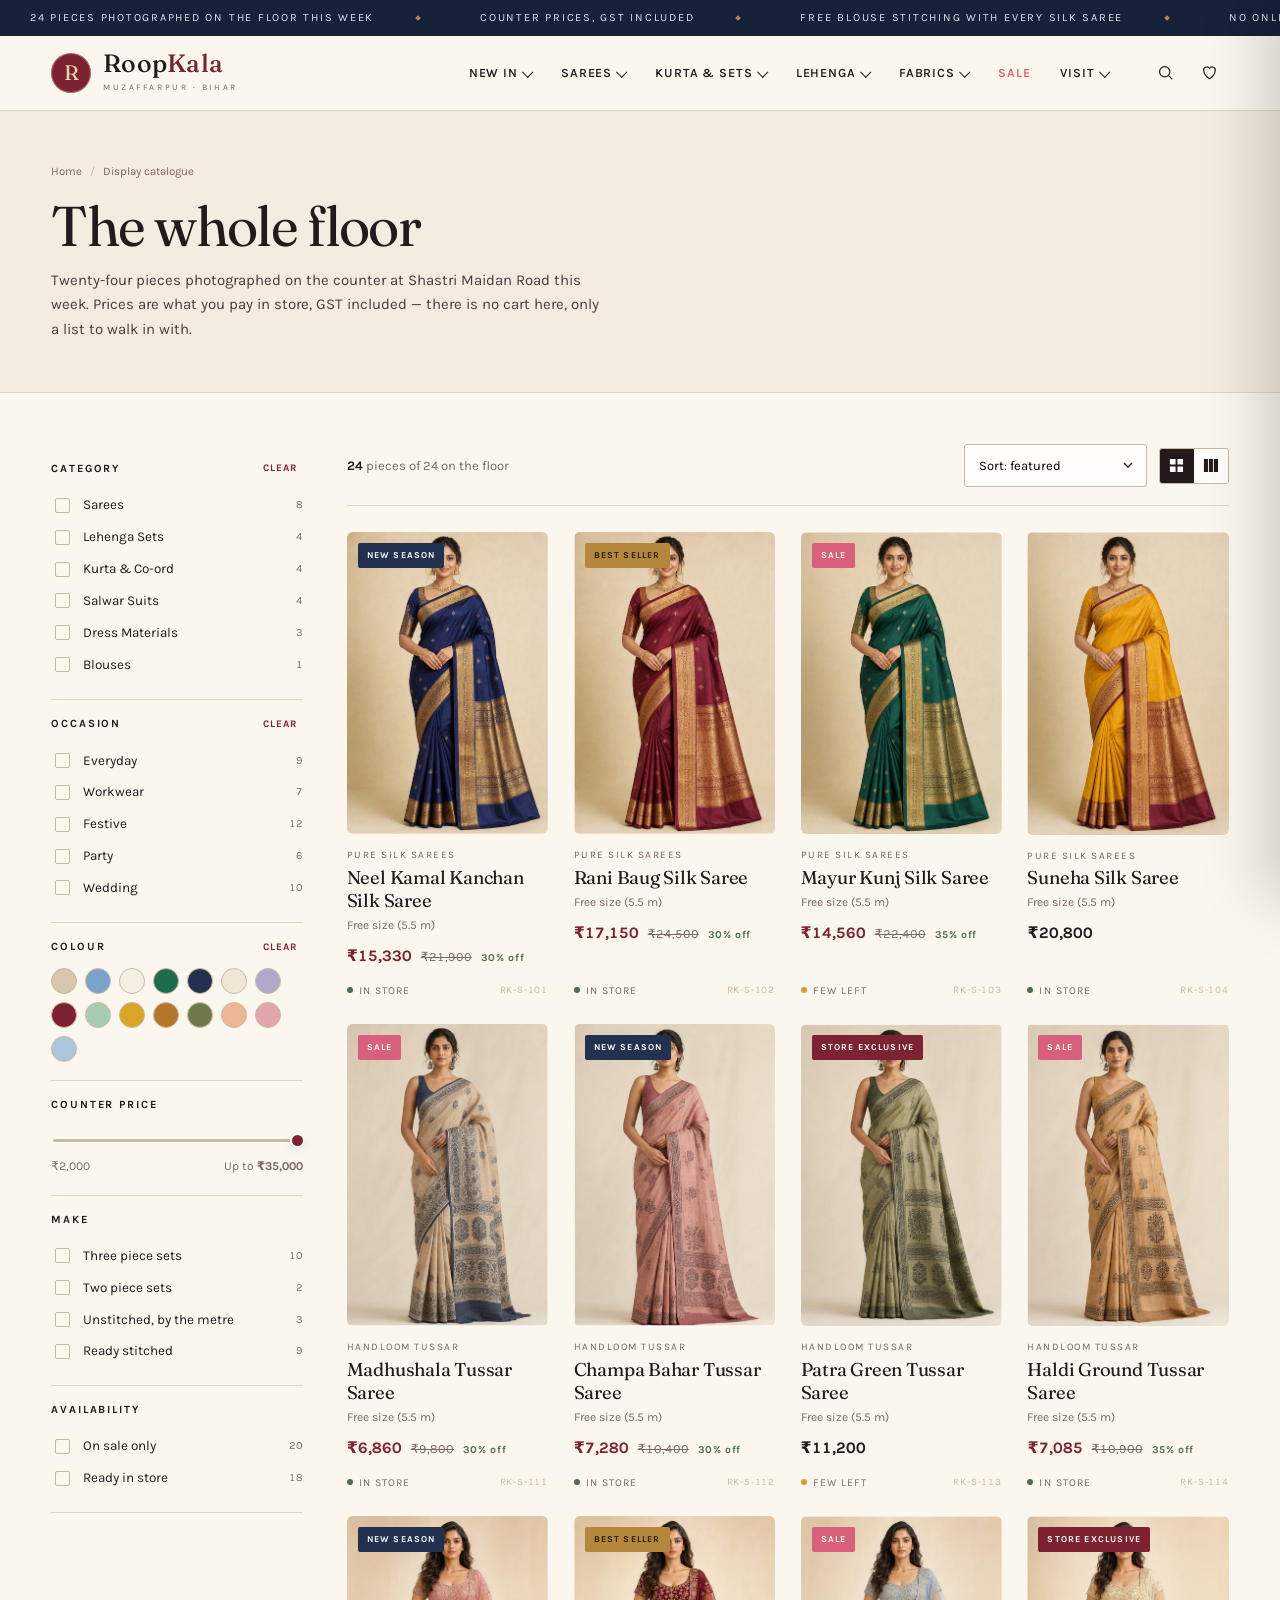
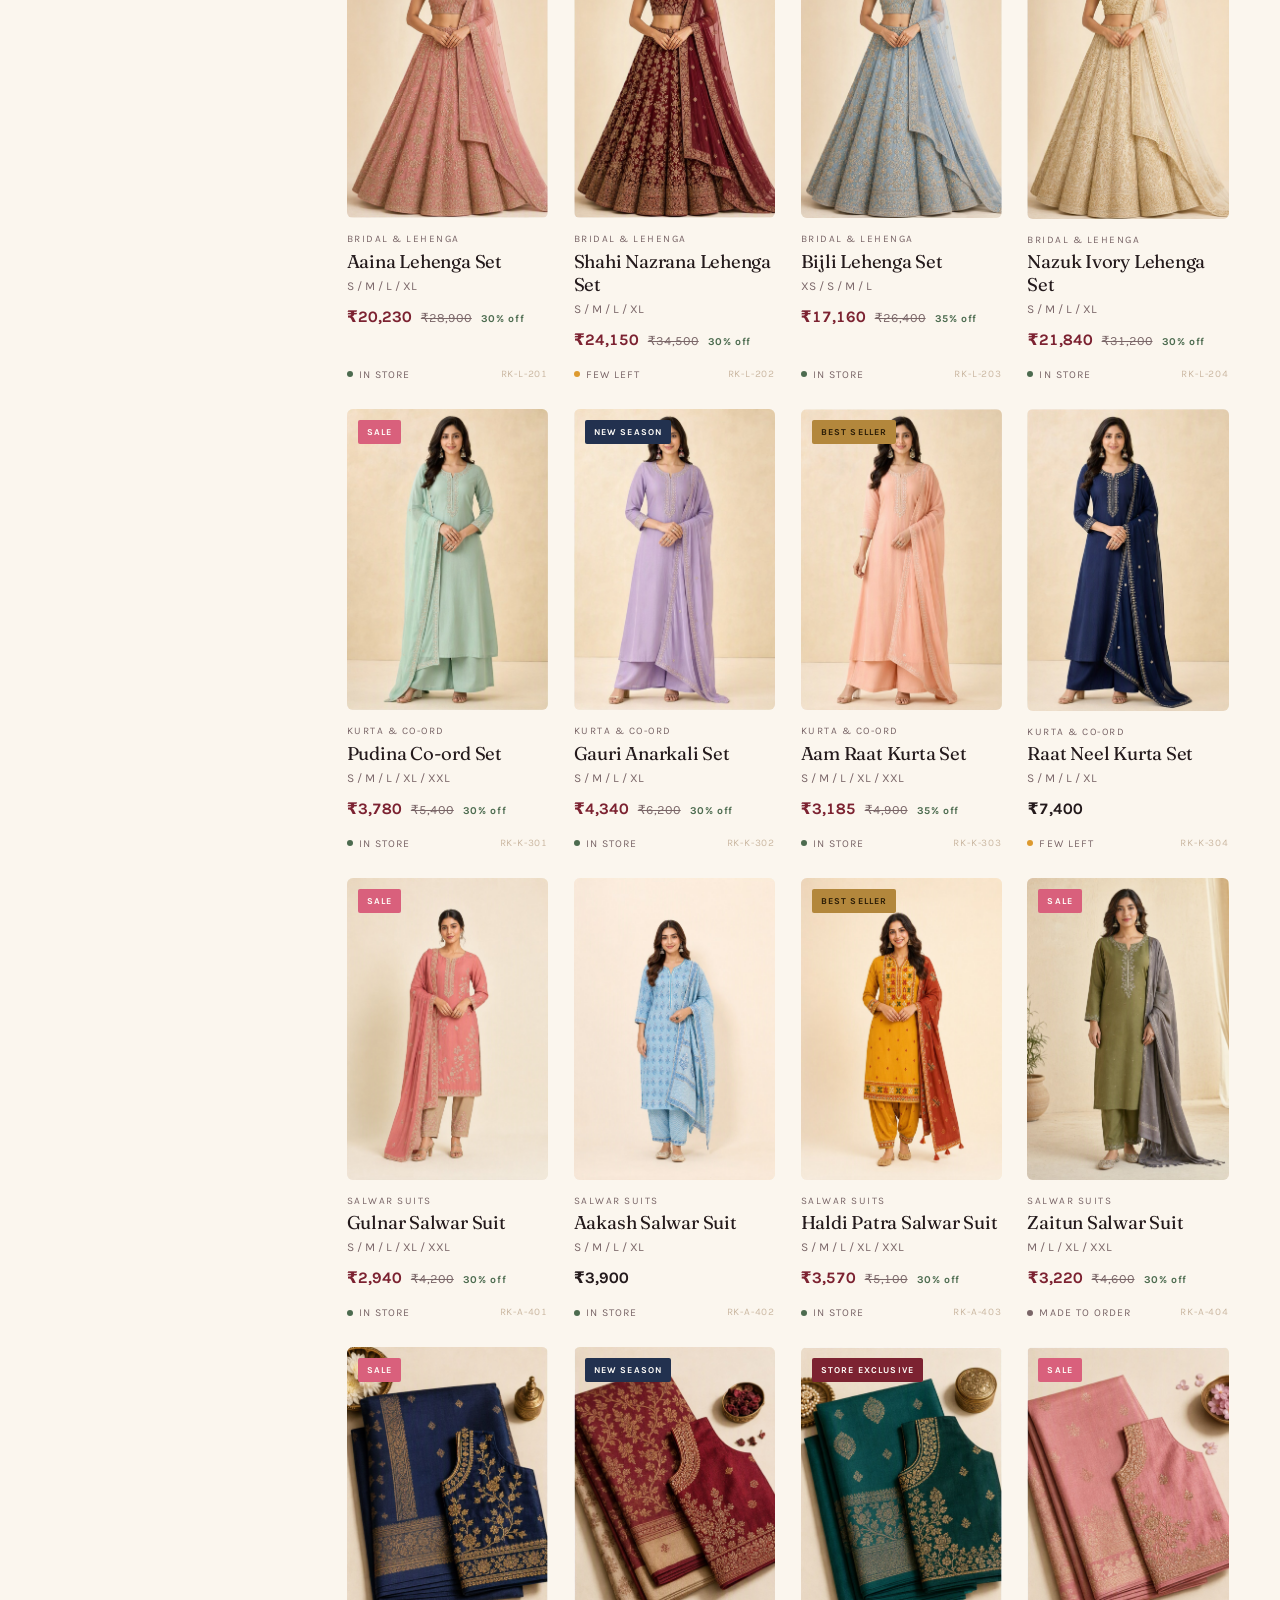
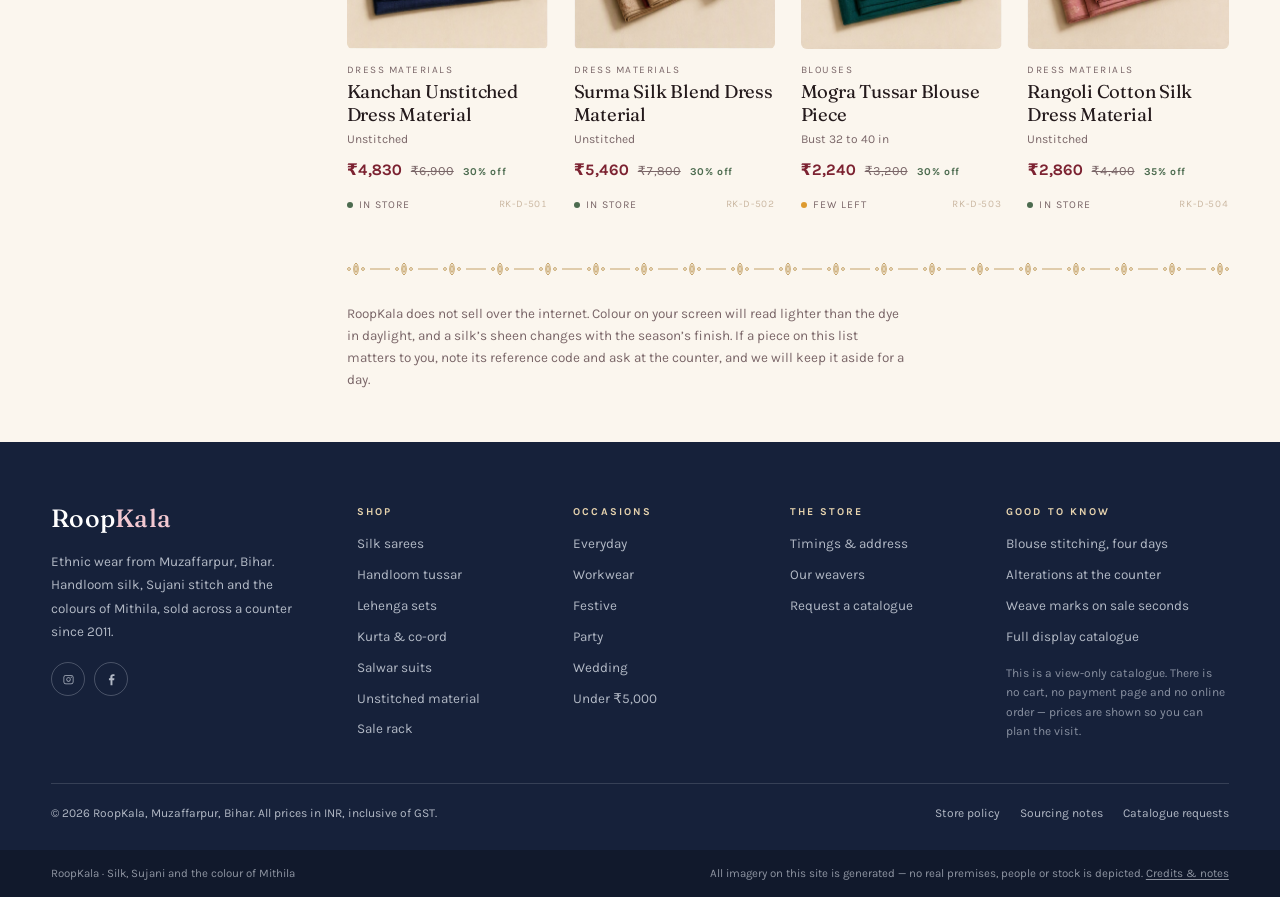
<file: collections.html>
<!DOCTYPE html>
<html lang="en">
<head>
<meta charset="utf-8">
<meta name="viewport" content="width=device-width, initial-scale=1">
<title>Display Catalogue — RoopKala, Muzaffarpur</title>
<meta name="description" content="All 24 pieces currently on the RoopKala floor in Muzaffarpur: silk sarees, handloom tussar, lehenga sets, kurta co-ords, salwar suits and unstitched materials, with counter prices.">
<meta name="theme-color" content="#16213a">
<link rel="preconnect" href="https://fonts.googleapis.com">
<link rel="preconnect" href="https://fonts.gstatic.com" crossorigin>
<link rel="stylesheet" href="assets/css/site.css">
<link rel="icon" href="data:image/svg+xml,%3Csvg xmlns='http://www.w3.org/2000/svg' viewBox='0 0 32 32'%3E%3Crect width='32' height='32' rx='16' fill='%237c2231'/%3E%3Ctext x='16' y='22' font-family='Georgia,serif' font-size='17' fill='%23e6d3ae' text-anchor='middle'%3ER%3C/text%3E%3C/svg%3E">
</head>
<body>

<a class="sr-only" href="#main">Skip to content</a>

<div class="ticker" aria-label="Store announcements">
  <div class="ticker__track">
    <span class="ticker__item">24 pieces photographed on the floor this week</span>
    <span class="ticker__item">Counter prices, GST included</span>
    <span class="ticker__item">Free blouse stitching with every silk saree</span>
    <span class="ticker__item">No online ordering &mdash; visit Shastri Maidan Road</span>
    <span class="ticker__item">24 pieces photographed on the floor this week</span>
    <span class="ticker__item">Counter prices, GST included</span>
    <span class="ticker__item">Free blouse stitching with every silk saree</span>
    <span class="ticker__item">No online ordering &mdash; visit Shastri Maidan Road</span>
  </div>
</div>

<header class="site-header">
  <div class="wrap">
    <div class="header-top">
      <a class="brand" href="index.html" aria-label="RoopKala home">
        <span class="brand__mark" aria-hidden="true">R</span>
        <span class="brand__text">
          <span class="brand__name">Roop<span>Kala</span></span>
          <span class="brand__sub">Muzaffarpur &middot; Bihar</span>
        </span>
      </a>

      <nav class="nav" aria-label="Main">
        <ul class="nav__list">
          <li class="nav__item has-mega">
            <button class="nav__link" type="button">New In <i class="caret" aria-hidden="true"></i></button>
            <div class="mega mega--wide">
              <div>
                <p class="mega__label">This week&rsquo;s floor</p>
                <ul class="mega__list">
                  <li><a href="collections.html?sort=new">Chhath &amp; Navratri edit <span class="n">18</span></a></li>
                  <li><a href="collections.html?cat=Sarees">Silk sarees <span class="n">8</span></a></li>
                  <li><a href="collections.html?cat=Lehenga%20Sets">Lehenga sets <span class="n">4</span></a></li>
                  <li><a href="collections.html?cat=Kurta%20%26%20Co-ord">Kurta &amp; co-ord <span class="n">4</span></a></li>
                  <li><a href="collections.html?cat=Salwar%20Suits">Salwar suits <span class="n">4</span></a></li>
                  <li><a href="collections.html?cat=Dress%20Materials">Unstitched materials <span class="n">3</span></a></li>
                  <li><a href="collections.html?cat=Blouses">Blouses <span class="n">1</span></a></li>
                </ul>
              </div>
              <div>
                <p class="mega__label">By length &amp; make</p>
                <ul class="mega__list">
                  <li><a href="collections.html?line=Pure%20Silk%20Sarees">Pure silk, zari border</a></li>
                  <li><a href="collections.html?line=Handloom%20Tussar">Handloom tussar &amp; raw silk</a></li>
                  <li><a href="collections.html?style=3">Three piece sets</a></li>
                  <li><a href="collections.html?style=2">Two piece sets</a></li>
                  <li><a href="collections.html?style=U">Unstitched, by the metre</a></li>
                </ul>
              </div>
              <div class="mega__promo">
                <img src="assets/img/saree-tussar-3.jpg" alt="Olive tussar silk saree with Sujani stitch detail" loading="lazy">
                <div>
                  <h4>Sujani Stitch Series</h4>
                  <p>Twenty sarees, quilted by hand in Bishanpur, four kilometres from our store.</p>
                  <a class="link-arrow" href="collections.html?cat=Sarees">See the series
                    <svg viewBox="0 0 14 10" aria-hidden="true"><path d="M0 5h12M9 1l4 4-4 4" fill="none" stroke="currentColor" stroke-width="1.3"/></svg>
                  </a>
                </div>
              </div>
            </div>
          </li>
          <li class="nav__item has-mega">
            <button class="nav__link" type="button">Sarees <i class="caret" aria-hidden="true"></i></button>
            <div class="mega mega--narrow">
              <p class="mega__label">Saree houses</p>
              <ul class="mega__list">
                <li><a href="collections.html?line=Pure%20Silk%20Sarees">Pure silk <span class="n">4</span></a></li>
                <li><a href="collections.html?line=Handloom%20Tussar">Tussar &amp; raw silk <span class="n">4</span></a></li>
                <li><a href="collections.html?occ=Festive">Festive <span class="n">7</span></a></li>
                <li><a href="collections.html?occ=Everyday">Everyday <span class="n">3</span></a></li>
                <li><a href="collections.html?occ=Wedding">Wedding <span class="n">5</span></a></li>
                <li><a href="collections.html?cat=Sarees">All sarees <span class="n">8</span></a></li>
              </ul>
            </div>
          </li>
          <li class="nav__item has-mega">
            <button class="nav__link" type="button">Kurta &amp; Sets <i class="caret" aria-hidden="true"></i></button>
            <div class="mega mega--narrow">
              <p class="mega__label">Ready to wear</p>
              <ul class="mega__list">
                <li><a href="collections.html?cat=Kurta%20%26%20Co-ord">Kurta &amp; co-ord <span class="n">4</span></a></li>
                <li><a href="collections.html?cat=Salwar%20Suits">Salwar suits <span class="n">4</span></a></li>
                <li><a href="collections.html?occ=Workwear">Workwear <span class="n">5</span></a></li>
                <li><a href="collections.html?occ=Party">Party <span class="n">4</span></a></li>
              </ul>
            </div>
          </li>
          <li class="nav__item has-mega">
            <button class="nav__link" type="button">Lehenga <i class="caret" aria-hidden="true"></i></button>
            <div class="mega mega--narrow">
              <p class="mega__label">Wedding wardrobe</p>
              <ul class="mega__list">
                <li><a href="collections.html?cat=Lehenga%20Sets">All lehenga sets <span class="n">4</span></a></li>
                <li><a href="collections.html?occ=Wedding">Bridal <span class="n">4</span></a></li>
                <li><a href="collections.html#haldi">Haldi <span class="n">3</span></a></li>
                <li><a href="collections.html#sangeet">Sangeet <span class="n">4</span></a></li>
                <li><a href="collections.html#reception">Reception <span class="n">2</span></a></li>
              </ul>
            </div>
          </li>
          <li class="nav__item has-mega">
            <button class="nav__link" type="button">Fabrics <i class="caret" aria-hidden="true"></i></button>
            <div class="mega mega--narrow">
              <p class="mega__label">By the metre</p>
              <ul class="mega__list">
                <li><a href="collections.html?cat=Dress%20Materials">Unstitched dress material <span class="n">3</span></a></li>
                <li><a href="collections.html?cat=Blouses">Blouses <span class="n">1</span></a></li>
                <li><a href="collections.html?occ=Festive">Silk blends <span class="n">6</span></a></li>
              </ul>
            </div>
          </li>
          <li class="nav__item"><a class="nav__link is-sale" href="collections.html?sale=1">Sale</a></li>
          <li class="nav__item has-mega">
            <button class="nav__link" type="button">Visit <i class="caret" aria-hidden="true"></i></button>
            <div class="mega mega--narrow">
              <p class="mega__label">The Muzaffarpur floor</p>
              <ul class="mega__list">
                <li><a href="index.html#store">Store &amp; timings</a></li>
                <li><a href="index.html#craft">Our weavers</a></li>
                <li><a href="index.html#catalogue">Request a catalogue</a></li>
                <li><a href="index.html#store">Ask at the counter</a></li>
              </ul>
            </div>
          </li>
        </ul>
      </nav>

      <div class="header-util">
        <a class="icon-btn" href="collections.html" aria-label="Search the catalogue">
          <svg viewBox="0 0 24 24" aria-hidden="true"><circle cx="11" cy="11" r="6.5"/><path d="M16 16l4.5 4.5"/></svg>
        </a>
        <button class="icon-btn" type="button" aria-label="Your saved lookbook">
          <svg viewBox="0 0 24 24" aria-hidden="true"><path d="M12 20s-7-4.6-7-9.6A3.9 3.9 0 0 1 12 7a3.9 3.9 0 0 1 7 3.4C19 15.4 12 20 12 20z"/></svg>
          <span class="dot" data-wish-count hidden>0</span>
        </button>
        <button class="icon-btn nav-toggle" type="button" data-open-drawer aria-label="Open menu">
          <svg viewBox="0 0 24 24" aria-hidden="true"><path d="M3 7h18M3 12h18M3 17h18"/></svg>
        </button>
      </div>
    </div>
  </div>
</header>

<main id="main">

  <section class="page-head">
    <div class="wrap">
      <nav class="crumbs" aria-label="Breadcrumb">
        <a href="index.html">Home</a> <span>/</span> <a href="collections.html">Display catalogue</a> <span id="crumb-tail"></span>
      </nav>
      <h1 id="list-title">The whole floor</h1>
      <p id="list-desc">Twenty-four pieces photographed on the counter at Shastri Maidan Road this week. Prices are what you pay in store, GST included &mdash; there is no cart here, only a list to walk in with.</p>
    </div>
  </section>

  <section class="section section--tight">
    <div class="wrap">
      <div class="layout-list">

        <!-- ---------------- FILTERS ---------------- -->
        <aside class="filters" data-filters aria-label="Refine pieces">
          <div class="filters__sheet-head">
            <h2>Refine</h2>
            <button class="drawer__close" type="button" data-close-filters aria-label="Close filters">&times;</button>
          </div>

          <div class="filter-group">
            <h3>Category <button type="button" data-clear="cat">Clear</button></h3>
            <div data-facet="cat"></div>
          </div>

          <div class="filter-group">
            <h3>Occasion <button type="button" data-clear="occ">Clear</button></h3>
            <div data-facet="occ"></div>
          </div>

          <div class="filter-group">
            <h3>Colour <button type="button" data-clear="colour">Clear</button></h3>
            <div class="swatch-list" data-facet="colour"></div>
          </div>

          <div class="filter-group">
            <h3>Counter price</h3>
            <label class="sr-only" for="f-price">Maximum price</label>
            <input type="range" id="f-price" min="2000" max="35000" step="500" value="35000">
            <div class="range-vals"><span>&#8377;2,000</span><span>Up to <b id="f-price-out" style="font-variant-numeric:tabular-nums">&#8377;35,000</b></span></div>
          </div>

          <div class="filter-group">
            <h3>Make</h3>
            <div data-facet="style"></div>
          </div>

          <div class="filter-group">
            <h3>Availability</h3>
            <label class="check"><input type="checkbox" data-flag="sale"> <span>On sale only</span> <span class="n" data-count="sale"></span></label>
            <label class="check"><input type="checkbox" data-flag="instock"> <span>Ready in store</span> <span class="n" data-count="instock"></span></label>
          </div>
        </aside>

        <!-- ---------------- RESULTS ---------------- -->
        <div>
          <div class="list-toolbar">
            <span class="count" id="result-count">&mdash;</span>
            <div class="toolbar-right">
              <button class="btn btn--sm btn--ghost filter-open-btn" type="button" data-open-filters>Refine</button>
              <label class="sr-only" for="sort">Sort pieces</label>
              <select class="select" id="sort">
                <option value="featured">Sort: featured</option>
                <option value="new">Sort: newest first</option>
                <option value="price-asc">Sort: price, low to high</option>
                <option value="price-desc">Sort: price, high to low</option>
                <option value="discount">Sort: biggest saving</option>
                <option value="name">Sort: name, A to Z</option>
              </select>
              <div class="view-toggle" role="group" aria-label="Grid density">
                <button type="button" data-view="4" class="is-on" aria-label="Four per row">
                  <svg viewBox="0 0 16 16" aria-hidden="true"><path d="M1 1h6v6H1zM9 1h6v6H9zM1 9h6v6H1zM9 9h6v6H9z"/></svg>
                </button>
                <button type="button" data-view="3" aria-label="Three per row">
                  <svg viewBox="0 0 16 16" aria-hidden="true"><path d="M1 1h4.3v14H1zM6.3 1h4.3v14H6.3zM11.6 1H16v14h-4.4z"/></svg>
                </button>
              </div>
            </div>
          </div>

          <div class="active-chips" id="active-chips"></div>
          <div class="grid-products" id="grid"></div>

          <div class="no-results" id="no-results">
            <h3>Nothing on the floor matches that</h3>
            <p>Try widening the price, or ask at the counter &mdash; a lot of what we keep is not photographed.</p>
            <button class="btn btn--maroon" type="button" data-reset>Clear every filter</button>
          </div>

          <div class="mithila-rule" style="margin:48px 0 26px" aria-hidden="true"></div>
          <p style="font-size:13.5px;color:var(--ink-3);max-width:70ch;margin:0">
            RoopKala does not sell over the internet. Colour on your screen will read lighter than the dye in daylight, and a silk&rsquo;s sheen changes with the season&rsquo;s finish. If a piece on this list matters to you, note its reference code and ask at the counter, and we will keep it aside for a day.
          </p>
        </div>

      </div>
    </div>
  </section>
</main>

<footer class="site-footer">
  <div class="wrap">
    <div class="footer-top">
      <div class="footer-brand">
        <span class="brand__name">Roop<span>Kala</span></span>
        <p>Ethnic wear from Muzaffarpur, Bihar. Handloom silk, Sujani stitch and the colours of Mithila, sold across a counter since 2011.</p>
        <div class="footer-social">
          <a href="#" aria-label="Instagram"><svg viewBox="0 0 24 24" aria-hidden="true"><path d="M12 8.5A3.5 3.5 0 1 0 12 15.5 3.5 3.5 0 0 0 12 8.5zm0 5.8a2.3 2.3 0 1 1 0-4.6 2.3 2.3 0 0 1 0 4.6zM17.3 8.2a.9.9 0 1 1-1.8 0 .9.9 0 0 1 1.8 0zM20 8.4c0-2.1-1.6-3.7-3.7-3.8H7.7C5.6 4.7 4 6.3 4 8.4v7.2c0 2.1 1.6 3.7 3.7 3.8h8.6c2.1-.1 3.7-1.7 3.7-3.8V8.4zm-1.2 7.2c0 1.5-1.1 2.6-2.5 2.6H7.7c-1.4 0-2.5-1.1-2.5-2.6V8.4c0-1.5 1.1-2.6 2.5-2.6h8.6c1.4 0 2.5 1.1 2.5 2.6v7.2z"/></svg></a>
          <a href="#" aria-label="Facebook"><svg viewBox="0 0 24 24" aria-hidden="true"><path d="M13.5 21v-8h2.7l.4-3.1h-3.1V7.9c0-.9.3-1.5 1.6-1.5h1.7V3.6c-.3 0-1.3-.1-2.5-.1-2.5 0-4.2 1.5-4.2 4.3v2.1H7.9V13h2.5v8h3.1z"/></svg></a>
        </div>
      </div>
      <div class="footer-col">
        <h4>Shop</h4>
        <ul>
          <li><a href="collections.html?cat=Sarees">Silk sarees</a></li>
          <li><a href="collections.html?line=Handloom%20Tussar">Handloom tussar</a></li>
          <li><a href="collections.html?cat=Lehenga%20Sets">Lehenga sets</a></li>
          <li><a href="collections.html?cat=Kurta%20%26%20Co-ord">Kurta &amp; co-ord</a></li>
          <li><a href="collections.html?cat=Salwar%20Suits">Salwar suits</a></li>
          <li><a href="collections.html?cat=Dress%20Materials">Unstitched material</a></li>
          <li><a href="collections.html?sale=1">Sale rack</a></li>
        </ul>
      </div>
      <div class="footer-col">
        <h4>Occasions</h4>
        <ul>
          <li><a href="collections.html?occ=Everyday">Everyday</a></li>
          <li><a href="collections.html?occ=Workwear">Workwear</a></li>
          <li><a href="collections.html?occ=Festive">Festive</a></li>
          <li><a href="collections.html?occ=Party">Party</a></li>
          <li><a href="collections.html?occ=Wedding">Wedding</a></li>
          <li><a href="collections.html?sort=price-asc">Under &#8377;5,000</a></li>
        </ul>
      </div>
      <div class="footer-col">
        <h4>The store</h4>
        <ul>
          <li><a href="index.html#store">Timings &amp; address</a></li>
          <li><a href="index.html#craft">Our weavers</a></li>
          <li><a href="index.html#catalogue">Request a catalogue</a></li>
        </ul>
      </div>
      <div class="footer-col">
        <h4>Good to know</h4>
        <ul>
          <li><a href="index.html#store">Blouse stitching, four days</a></li>
          <li><a href="index.html#store">Alterations at the counter</a></li>
          <li><a href="index.html#craft">Weave marks on sale seconds</a></li>
          <li><a href="collections.html">Full display catalogue</a></li>
        </ul>
        <p style="margin:16px 0 0;font-size:12px;color:rgba(232,237,246,.55)">This is a view-only catalogue. There is no cart, no payment page and no online order &mdash; prices are shown so you can plan the visit.</p>
      </div>
    </div>
    <div class="footer-bottom">
      <p>&copy; <span data-year>2026</span> RoopKala, Muzaffarpur, Bihar. All prices in INR, inclusive of GST.</p>
      <div class="footer-legal">
        <a href="index.html#store">Store policy</a>
        <a href="index.html#craft">Sourcing notes</a>
        <a href="index.html#catalogue">Catalogue requests</a>
      </div>
    </div>
  </div>
  <div class="footer-note">
    <div class="wrap">
      <span>RoopKala &middot; Silk, Sujani and the colour of Mithila</span>
      <span>All imagery on this site is generated &mdash; no real premises, people or stock is depicted. <a href="credits.md" style="color:inherit;text-decoration:underline;text-underline-offset:2px">Credits &amp; notes</a></span>
    </div>
  </div>
</footer>

<aside class="drawer" data-drawer aria-label="Mobile menu">
  <div class="drawer__head">
    <span class="brand__name">Roop<span>Kala</span></span>
    <button class="drawer__close" type="button" data-close-drawer aria-label="Close menu">&times;</button>
  </div>
  <div class="drawer__body">
    <nav class="m-nav">
      <div class="m-nav__item">
        <button class="m-nav__toggle" type="button">Sarees <i aria-hidden="true"></i></button>
        <div class="m-nav__panel">
          <a href="collections.html?line=Pure%20Silk%20Sarees">Pure silk</a>
          <a href="collections.html?line=Handloom%20Tussar">Tussar &amp; raw silk</a>
          <a href="collections.html?cat=Sarees">All sarees</a>
        </div>
      </div>
      <div class="m-nav__item">
        <button class="m-nav__toggle" type="button">Lehenga <i aria-hidden="true"></i></button>
        <div class="m-nav__panel">
          <a href="collections.html?cat=Lehenga%20Sets">All lehenga sets</a>
          <a href="collections.html?occ=Wedding">Bridal</a>
        </div>
      </div>
      <div class="m-nav__item">
        <button class="m-nav__toggle" type="button">Kurta &amp; Sets <i aria-hidden="true"></i></button>
        <div class="m-nav__panel">
          <a href="collections.html?cat=Kurta%20%26%20Co-ord">Kurta &amp; co-ord</a>
          <a href="collections.html?cat=Salwar%20Suits">Salwar suits</a>
        </div>
      </div>
      <div class="m-nav__item">
        <button class="m-nav__toggle" type="button">Fabrics <i aria-hidden="true"></i></button>
        <div class="m-nav__panel">
          <a href="collections.html?cat=Dress%20Materials">Unstitched material</a>
          <a href="collections.html?cat=Blouses">Blouses</a>
        </div>
      </div>
      <div class="m-nav__item"><a class="m-nav__toggle" style="width:100%;text-align:left" href="collections.html?sale=1">Sale</a></div>
      <div class="m-nav__item">
        <button class="m-nav__toggle" type="button">Visit <i aria-hidden="true"></i></button>
        <div class="m-nav__panel">
          <a href="index.html#store">Store &amp; timings</a>
          <a href="index.html#craft">Our weavers</a>
          <a href="index.html#catalogue">Request a catalogue</a>
        </div>
      </div>
    </nav>
  </div>
  <div class="drawer__foot">
    Shastri Maidan Road, Muzaffarpur<br>
    Open 10:30 am &ndash; 8:30 pm
  </div>
</aside>
<div class="scrim" data-scrim></div>

<script src="assets/js/catalog.js"></script>
<script src="assets/js/site.js"></script>
<script>
(function () {
  var P = RK.PRODUCTS;
  var grid = document.getElementById('grid');
  var chipsBox = document.getElementById('active-chips');
  var countBox = document.getElementById('result-count');
  var emptyBox = document.getElementById('no-results');
  var priceIn = document.getElementById('f-price');
  var priceOut = document.getElementById('f-price-out');
  var sortSel = document.getElementById('sort');

  var state = { cat: [], occ: [], colour: [], style: [], sale: false, instock: false, max: 35000, sort: 'featured' };

  /* ---- style bucket helper ---- */
  function styleBucket(p) {
    if (/Unstitched/.test(p.style)) return 'U';
    if (/^3/.test(p.style)) return '3';
    if (/^2/.test(p.style)) return '2';
    return 'R';
  }
  var STYLES = [
    { k: '3', label: 'Three piece sets' },
    { k: '2', label: 'Two piece sets' },
    { k: 'U', label: 'Unstitched, by the metre' },
    { k: 'R', label: 'Ready stitched' }
  ];

  /* ---- build facets ---- */
  function counts(key, get) {
    var m = {};
    P.forEach(function (p) {
      var v = get(p);
      (Array.isArray(v) ? v : [v]).forEach(function (x) { m[x] = (m[x] || 0) + 1; });
    });
    return m;
  }

  function checkboxList(host, values, key, get) {
    var c = counts(key, get);
    host.innerHTML = values.map(function (v) {
      return '<label class="check"><input type="checkbox" data-f="' + key + '" value="' + v.replace(/"/g, '&quot;') + '">' +
        '<span>' + v.replace(/&/g, '&amp;') + '</span><span class="n">' + (c[v] || 0) + '</span></label>';
    }).join('');
  }

  checkboxList(document.querySelector('[data-facet="cat"]'), RK.CATS, 'cat', function (p) { return p.cat; });
  checkboxList(document.querySelector('[data-facet="occ"]'), RK.OCCASIONS, 'occ', function (p) { return p.occasion; });

  var styleHost = document.querySelector('[data-facet="style"]');
  styleHost.innerHTML = STYLES.map(function (s) {
    var n = P.filter(function (p) { return styleBucket(p) === s.k; }).length;
    return '<label class="check"><input type="checkbox" data-f="style" value="' + s.k + '"><span>' + s.label + '</span><span class="n">' + n + '</span></label>';
  }).join('');

  var colourHost = document.querySelector('[data-facet="colour"]');
  colourHost.innerHTML = RK.usedColours.map(function (c) {
    return '<button type="button" data-f="colour" data-v="' + c + '" title="' + c + '" style="background:' + (RK.COLOURS[c] || '#ccc') + '" aria-label="' + c + '"></button>';
  }).join('');

  document.querySelector('[data-count="sale"]').textContent = P.filter(function (p) { return RK.pct(p) > 0; }).length;
  document.querySelector('[data-count="instock"]').textContent = P.filter(function (p) { return p.stock === 'in'; }).length;

  /* ---- filtering ---- */
  function matches(p) {
    if (state.cat.length && state.cat.indexOf(p.cat) === -1) return false;
    if (state.occ.length && !p.occasion.some(function (o) { return state.occ.indexOf(o) > -1; })) return false;
    if (state.colour.length && !p.colours.concat([p.colour]).some(function (c) { return state.colour.indexOf(c) > -1; })) return false;
    if (state.style.length && state.style.indexOf(styleBucket(p)) === -1) return false;
    if (state.sale && RK.pct(p) === 0) return false;
    if (state.instock && p.stock === 'out') return false;
    if (p.price > state.max) return false;
    return true;
  }

  function sorted(list) {
    var l = list.slice();
    switch (state.sort) {
      case 'price-asc': l.sort(function (a, b) { return a.price - b.price; }); break;
      case 'price-desc': l.sort(function (a, b) { return b.price - a.price; }); break;
      case 'discount': l.sort(function (a, b) { return RK.pct(b) - RK.pct(a); }); break;
      case 'name': l.sort(function (a, b) { return a.name.localeCompare(b.name); }); break;
      case 'new': l.sort(function (a, b) {
        var w = function (p) { return p.badge === 'new' ? 0 : p.badge === 'best' ? 1 : 2; };
        return w(a) - w(b);
      }); break;
    }
    return l;
  }

  function labelOf(v) {
    return v.charAt(0).toUpperCase() + v.slice(1);
  }

  function renderChips() {
    var out = [];
    ['cat', 'occ', 'colour', 'style'].forEach(function (k) {
      state[k].forEach(function (v) {
        var lab = k === 'style' ? (STYLES.filter(function (s) { return s.k === v; })[0] || {}).label || v : labelOf(v);
        out.push('<span class="chip-tag">' + lab + '<button type="button" data-drop="' + k + '" data-val="' + v + '" aria-label="Remove ' + lab + '">&times;</button></span>');
      });
    });
    if (state.sale) out.push('<span class="chip-tag">On sale<button type="button" data-drop="sale" aria-label="Remove sale filter">&times;</button></span>');
    if (state.instock) out.push('<span class="chip-tag">Ready in store<button type="button" data-drop="instock" aria-label="Remove in store filter">&times;</button></span>');
    if (state.max < 35000) out.push('<span class="chip-tag">Under ' + RK.money(state.max) + '<button type="button" data-drop="max" aria-label="Remove price filter">&times;</button></span>');
    chipsBox.innerHTML = out.join('');
  }

  function render() {
    var list = sorted(P.filter(matches));
    grid.innerHTML = list.map(function (p) { return RK.cardHTML(p); }).join('');
    countBox.innerHTML = '<b>' + list.length + '</b> ' + (list.length === 1 ? 'piece' : 'pieces') + ' of ' + P.length + ' on the floor';
    emptyBox.classList.toggle('is-on', list.length === 0);
    grid.style.display = list.length ? '' : 'none';
    renderChips();
    RKUI.observeReveals(grid);
  }

  /* ---- events ---- */
  document.addEventListener('change', function (e) {
    var t = e.target;
    if (t.matches('[data-f]')) {
      var k = t.getAttribute('data-f');
      if (!state[k]) state[k] = [];
      var i = state[k].indexOf(t.value);
      if (t.checked && i === -1) state[k].push(t.value);
      if (!t.checked && i > -1) state[k].splice(i, 1);
      render();
    }
    if (t.matches('[data-flag]')) {
      state[t.getAttribute('data-flag')] = t.checked;
      render();
    }
  });

  colourHost.addEventListener('click', function (e) {
    var b = e.target.closest('button[data-f="colour"]');
    if (!b) return;
    var v = b.getAttribute('data-v');
    var i = state.colour.indexOf(v);
    if (i === -1) state.colour.push(v); else state.colour.splice(i, 1);
    b.classList.toggle('is-on', i === -1);
    render();
  });

  priceIn.addEventListener('input', function () {
    state.max = +priceIn.value;
    priceOut.innerHTML = RK.money(state.max);
    render();
  });

  sortSel.addEventListener('change', function () { state.sort = sortSel.value; render(); });

  chipsBox.addEventListener('click', function (e) {
    var b = e.target.closest('[data-drop]');
    if (!b) return;
    var k = b.getAttribute('data-drop');
    if (k === 'sale' || k === 'instock') {
      state[k] = false;
      var cb = document.querySelector('[data-flag="' + k + '"]');
      if (cb) cb.checked = false;
    } else if (k === 'max') {
      state.max = 35000; priceIn.value = 35000; priceOut.innerHTML = RK.money(35000);
    } else {
      var v = b.getAttribute('data-val');
      state[k] = state[k].filter(function (x) { return x !== v; });
      var box = document.querySelector('[data-f="' + k + '"][value="' + CSS.escape(v) + '"]') ||
                document.querySelector('[data-f="' + k + '"][data-v="' + v + '"]');
      if (box) { if (box.type === 'checkbox') box.checked = false; else box.classList.remove('is-on'); }
    }
    render();
  });

  [].slice.call(document.querySelectorAll('[data-clear]')).forEach(function (b) {
    b.addEventListener('click', function () {
      var k = b.getAttribute('data-clear');
      state[k] = [];
      [].slice.call(document.querySelectorAll('[data-f="' + k + '"]')).forEach(function (el) {
        if (el.type === 'checkbox') el.checked = false; else el.classList.remove('is-on');
      });
      render();
    });
  });

  var resetBtn = document.querySelector('[data-reset]');
  if (resetBtn) resetBtn.addEventListener('click', function () {
    state = { cat: [], occ: [], colour: [], style: [], sale: false, instock: false, max: 35000, sort: 'featured' };
    [].slice.call(document.querySelectorAll('[data-f]')).forEach(function (el) {
      if (el.type === 'checkbox') el.checked = false; else el.classList.remove('is-on');
    });
    [].slice.call(document.querySelectorAll('[data-flag]')).forEach(function (el) { el.checked = false; });
    priceIn.value = 35000; priceOut.innerHTML = RK.money(35000);
    sortSel.value = 'featured';
    render();
  });

  [].slice.call(document.querySelectorAll('[data-view]')).forEach(function (b) {
    b.addEventListener('click', function () {
      document.querySelectorAll('[data-view]').forEach(function (o) { o.classList.remove('is-on'); });
      b.classList.add('is-on');
      grid.classList.toggle('grid-products--3', b.getAttribute('data-view') === '3');
    });
  });

  /* ---- URL params ---- */
  var q = new URLSearchParams(location.search);
  var title = document.getElementById('list-title');
  var desc = document.getElementById('list-desc');
  var tail = document.getElementById('crumb-tail');

  function preselect(key, value) {
    var el = document.querySelector('[data-f="' + key + '"][value="' + value + '"]') ||
             document.querySelector('[data-f="' + key + '"][data-v="' + value + '"]');
    if (!el) return;
    if (el.type === 'checkbox') { el.checked = true; } else { el.classList.add('is-on'); }
    state[key].push(value);
  }

  if (q.get('cat')) {
    preselect('cat', q.get('cat'));
    title.textContent = q.get('cat');
    tail.innerHTML = ' <span>/</span> ' + q.get('cat');
  }
  if (q.get('occ')) {
    preselect('occ', q.get('occ'));
    title.textContent = q.get('occ') + (q.get('occ') === 'Wedding' ? ' wardrobe' : ' edit');
    tail.innerHTML = ' <span>/</span> ' + q.get('occ');
    desc.textContent = 'Priced for the counter at Shastri Maidan Road. What is listed here is physically in the store today.';
  }
  if (q.get('line')) {
    var line = q.get('line');
    var ids = P.filter(function (p) { return p.line === line; }).map(function (p) { return p.id; });
    title.textContent = line;
    tail.innerHTML = ' <span>/</span> ' + line;
    window.__lineFilter = function (p) { return ids.indexOf(p.id) > -1; };
  }
  if (q.get('style')) { preselect('style', q.get('style')); }
  if (q.get('sale')) {
    state.sale = true;
    var sc = document.querySelector('[data-flag="sale"]');
    if (sc) sc.checked = true;
    title.textContent = 'The sale rack';
    tail.innerHTML = ' <span>/</span> Sale';
    desc.textContent = 'Off-season lots, last pieces of a dye run, and silks with a small weave mark that we would rather tell you about than hide.';
  }
  if (q.get('sort')) {
    state.sort = q.get('sort');
    sortSel.value = state.sort;
    if (state.sort === 'new' && !q.get('cat')) {
      title.textContent = 'New on the floor';
      tail.innerHTML = ' <span>/</span> New In';
    }
  }

  // Line filter is applied on top of the standard predicate
  if (window.__lineFilter) {
    var base = matches;
    matches = function (p) { return base(p) && window.__lineFilter(p); };
  }

  render();
})();
</script>
</body>
</html>
</file>
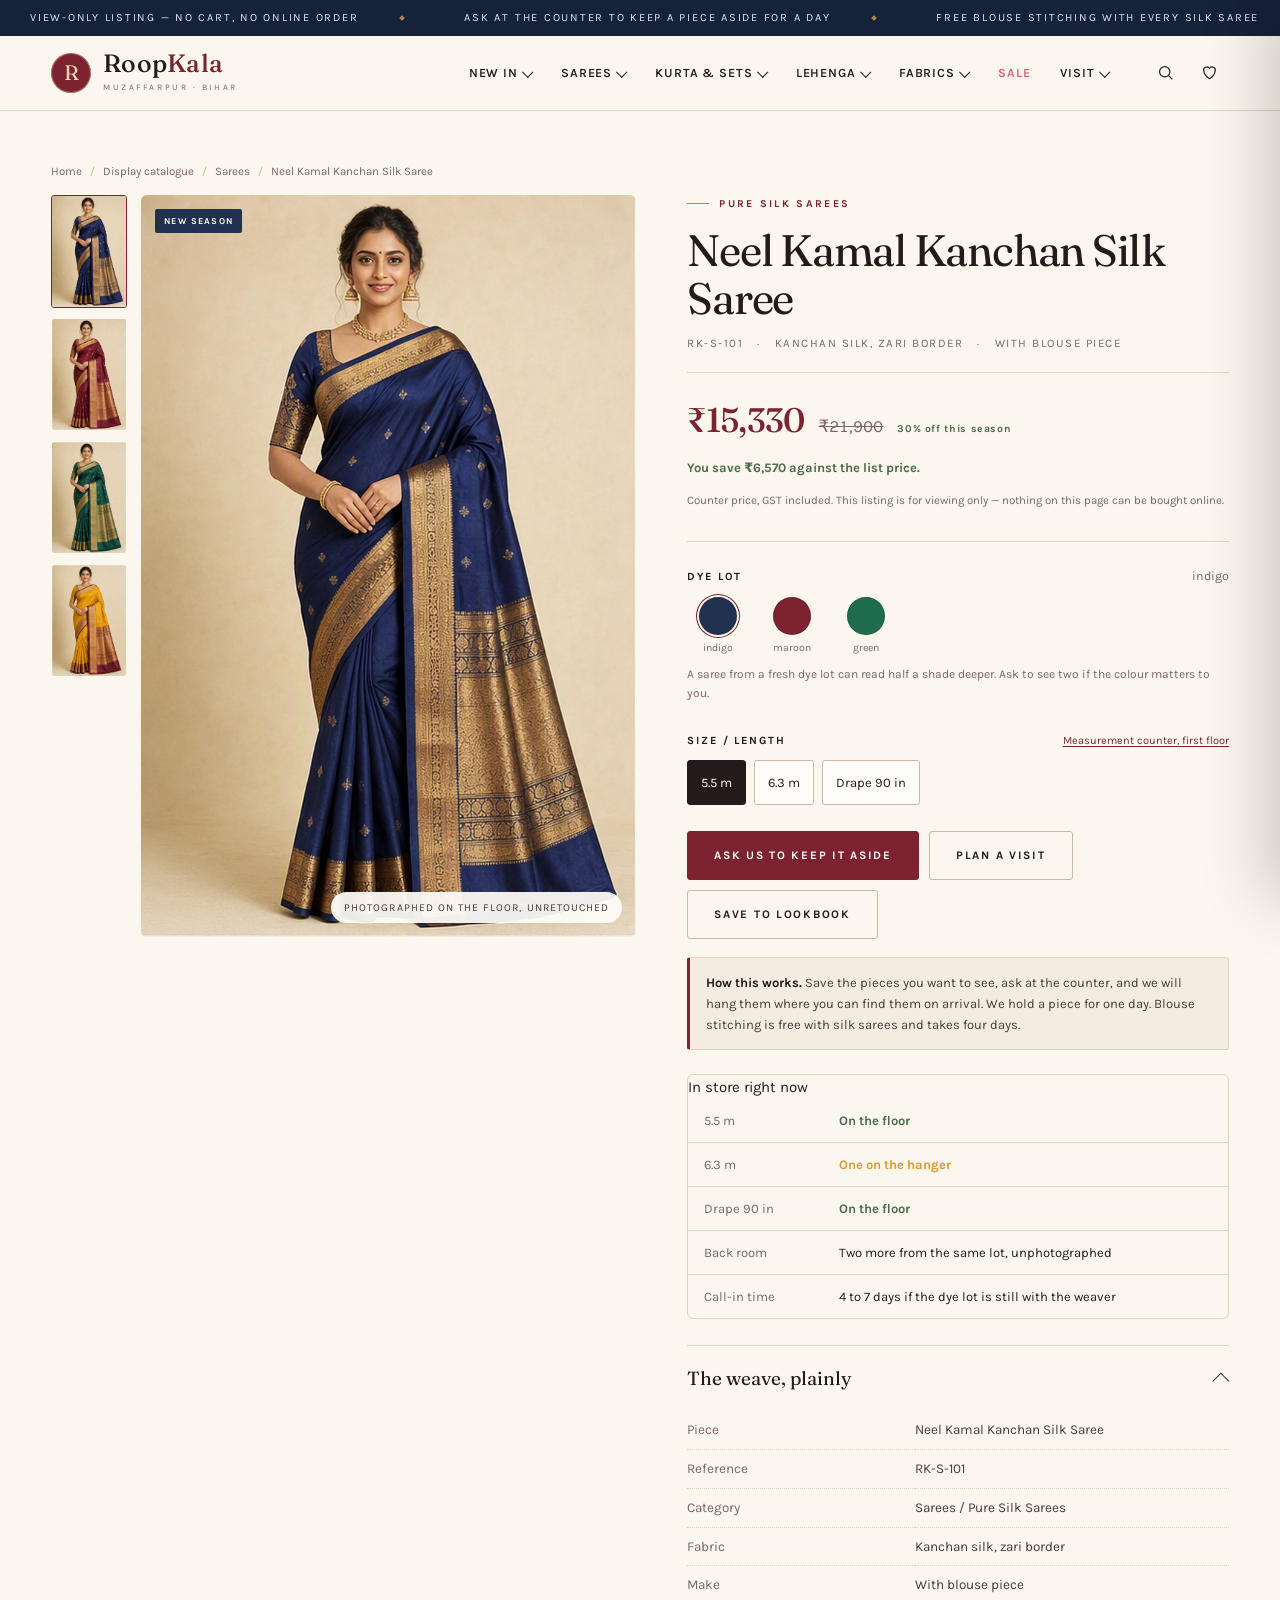
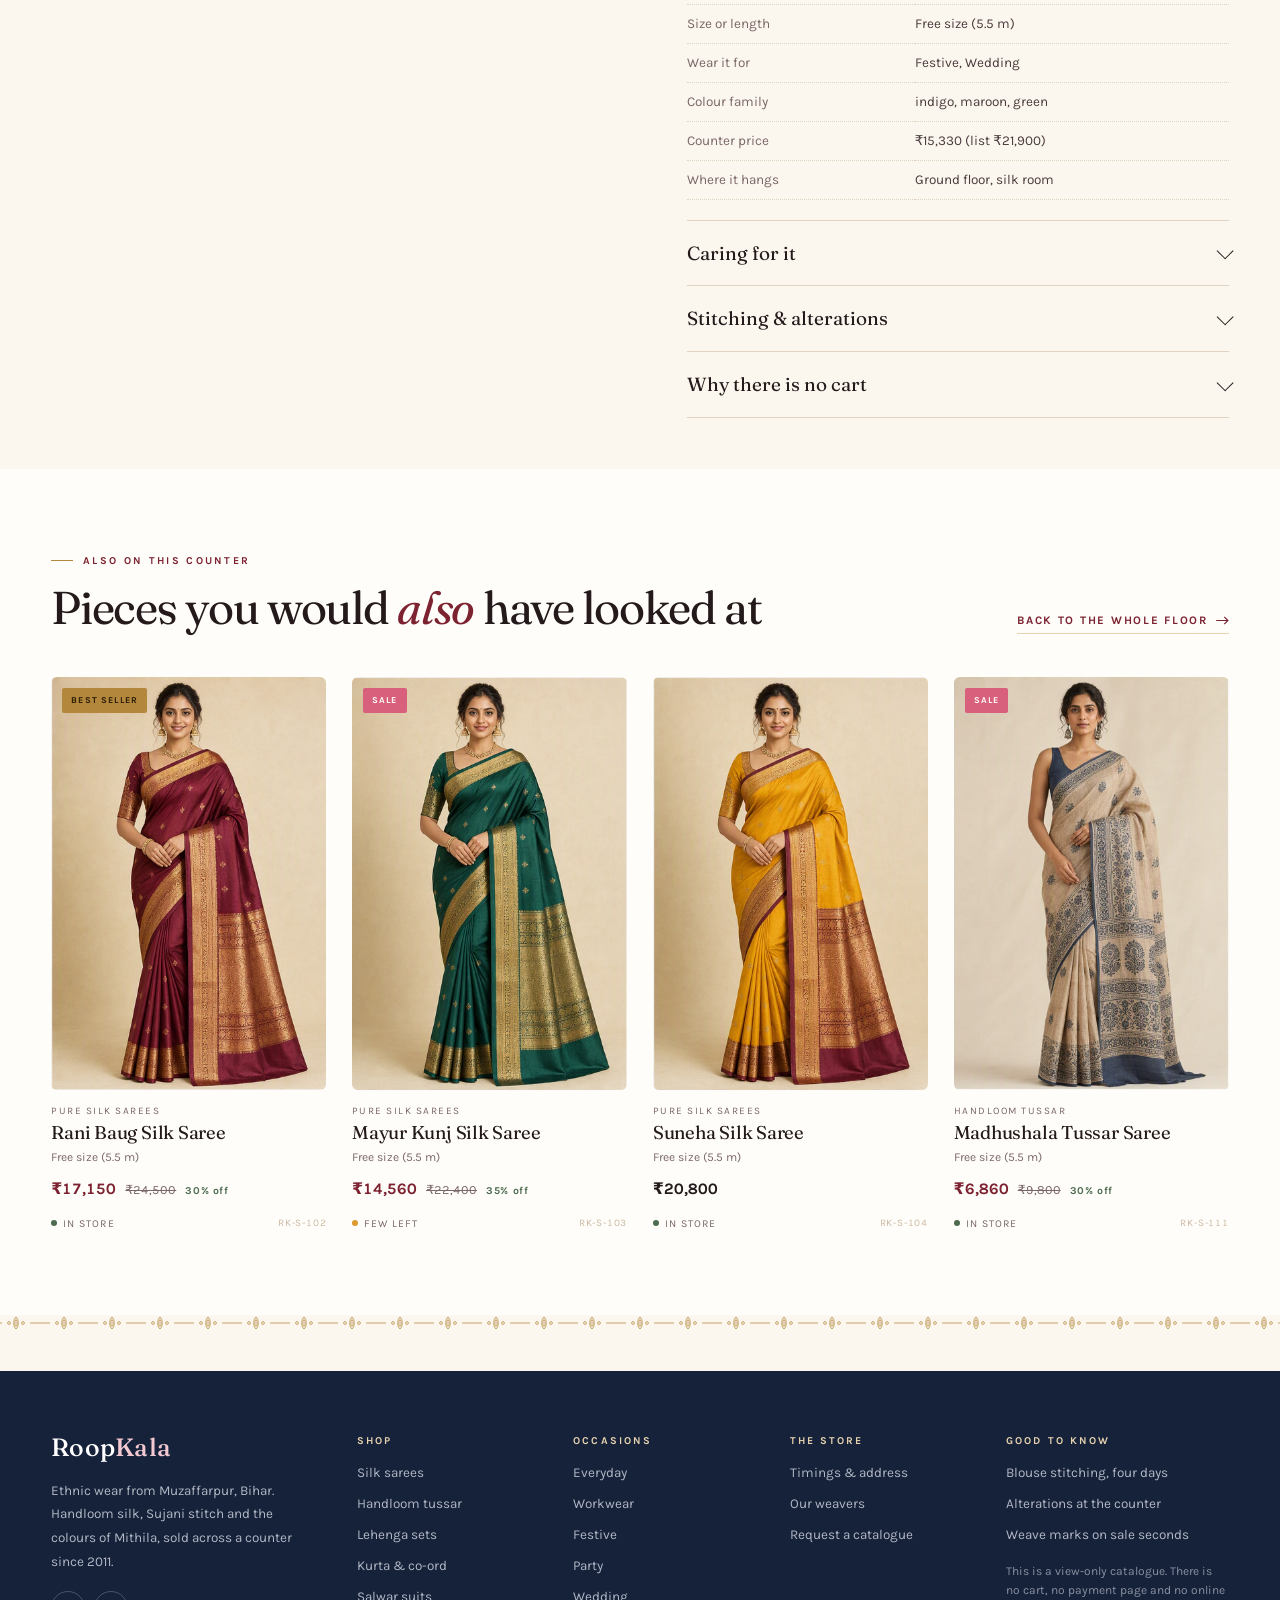
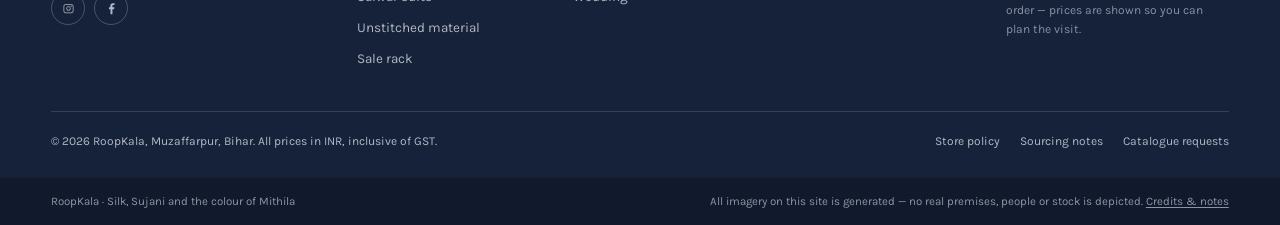
<file: product.html>
<!DOCTYPE html>
<html lang="en">
<head>
<meta charset="utf-8">
<meta name="viewport" content="width=device-width, initial-scale=1">
<title id="pageTitle">Piece detail — RoopKala, Muzaffarpur</title>
<meta name="description" id="pageDesc" content="RoopKala piece detail: fabric, weave notes, counter price and in-store availability.">
<meta name="theme-color" content="#16213a">
<link rel="preconnect" href="https://fonts.googleapis.com">
<link rel="preconnect" href="https://fonts.gstatic.com" crossorigin>
<link rel="stylesheet" href="assets/css/site.css">
<link rel="icon" href="data:image/svg+xml,%3Csvg xmlns='http://www.w3.org/2000/svg' viewBox='0 0 32 32'%3E%3Crect width='32' height='32' rx='16' fill='%237c2231'/%3E%3Ctext x='16' y='22' font-family='Georgia,serif' font-size='17' fill='%23e6d3ae' text-anchor='middle'%3ER%3C/text%3E%3C/svg%3E">
</head>
<body>

<a class="sr-only" href="#main">Skip to content</a>

<div class="ticker" aria-label="Store announcements">
  <div class="ticker__track">
    <span class="ticker__item">View-only listing &mdash; no cart, no online order</span>
    <span class="ticker__item">Ask at the counter to keep a piece aside for a day</span>
    <span class="ticker__item">Free blouse stitching with every silk saree</span>
    <span class="ticker__item">Prices are store prices, GST included</span>
    <span class="ticker__item">View-only listing &mdash; no cart, no online order</span>
    <span class="ticker__item">Ask at the counter to keep a piece aside for a day</span>
    <span class="ticker__item">Free blouse stitching with every silk saree</span>
    <span class="ticker__item">Prices are store prices, GST included</span>
  </div>
</div>

<header class="site-header">
  <div class="wrap">
    <div class="header-top">
      <a class="brand" href="index.html" aria-label="RoopKala home">
        <span class="brand__mark" aria-hidden="true">R</span>
        <span class="brand__text">
          <span class="brand__name">Roop<span>Kala</span></span>
          <span class="brand__sub">Muzaffarpur &middot; Bihar</span>
        </span>
      </a>
      <nav class="nav" aria-label="Main">
        <ul class="nav__list">
          <li class="nav__item has-mega">
            <button class="nav__link" type="button">New In <i class="caret" aria-hidden="true"></i></button>
            <div class="mega mega--wide">
              <div>
                <p class="mega__label">This week&rsquo;s floor</p>
                <ul class="mega__list">
                  <li><a href="collections.html?sort=new">Chhath &amp; Navratri edit <span class="n">18</span></a></li>
                  <li><a href="collections.html?cat=Sarees">Silk sarees <span class="n">8</span></a></li>
                  <li><a href="collections.html?cat=Lehenga%20Sets">Lehenga sets <span class="n">4</span></a></li>
                  <li><a href="collections.html?cat=Kurta%20%26%20Co-ord">Kurta &amp; co-ord <span class="n">4</span></a></li>
                  <li><a href="collections.html?cat=Salwar%20Suits">Salwar suits <span class="n">4</span></a></li>
                  <li><a href="collections.html?cat=Dress%20Materials">Unstitched materials <span class="n">3</span></a></li>
                  <li><a href="collections.html?cat=Blouses">Blouses <span class="n">1</span></a></li>
                </ul>
              </div>
              <div>
                <p class="mega__label">By length &amp; make</p>
                <ul class="mega__list">
                  <li><a href="collections.html?line=Pure%20Silk%20Sarees">Pure silk, zari border</a></li>
                  <li><a href="collections.html?line=Handloom%20Tussar">Handloom tussar &amp; raw silk</a></li>
                  <li><a href="collections.html?style=3">Three piece sets</a></li>
                  <li><a href="collections.html?style=2">Two piece sets</a></li>
                  <li><a href="collections.html?style=U">Unstitched, by the metre</a></li>
                </ul>
              </div>
              <div class="mega__promo">
                <img src="assets/img/saree-tussar-3.jpg" alt="Olive tussar silk saree with Sujani stitch detail" loading="lazy">
                <div>
                  <h4>Sujani Stitch Series</h4>
                  <p>Twenty sarees, quilted by hand in Bishanpur, four kilometres from our store.</p>
                  <a class="link-arrow" href="collections.html?cat=Sarees">See the series
                    <svg viewBox="0 0 14 10" aria-hidden="true"><path d="M0 5h12M9 1l4 4-4 4" fill="none" stroke="currentColor" stroke-width="1.3"/></svg>
                  </a>
                </div>
              </div>
            </div>
          </li>
          <li class="nav__item has-mega">
            <button class="nav__link" type="button">Sarees <i class="caret" aria-hidden="true"></i></button>
            <div class="mega mega--narrow">
              <p class="mega__label">Saree houses</p>
              <ul class="mega__list">
                <li><a href="collections.html?line=Pure%20Silk%20Sarees">Pure silk <span class="n">4</span></a></li>
                <li><a href="collections.html?line=Handloom%20Tussar">Tussar &amp; raw silk <span class="n">4</span></a></li>
                <li><a href="collections.html?occ=Festive">Festive <span class="n">7</span></a></li>
                <li><a href="collections.html?occ=Everyday">Everyday <span class="n">3</span></a></li>
                <li><a href="collections.html?occ=Wedding">Wedding <span class="n">5</span></a></li>
                <li><a href="collections.html?cat=Sarees">All sarees <span class="n">8</span></a></li>
              </ul>
            </div>
          </li>
          <li class="nav__item has-mega">
            <button class="nav__link" type="button">Kurta &amp; Sets <i class="caret" aria-hidden="true"></i></button>
            <div class="mega mega--narrow">
              <p class="mega__label">Ready to wear</p>
              <ul class="mega__list">
                <li><a href="collections.html?cat=Kurta%20%26%20Co-ord">Kurta &amp; co-ord <span class="n">4</span></a></li>
                <li><a href="collections.html?cat=Salwar%20Suits">Salwar suits <span class="n">4</span></a></li>
                <li><a href="collections.html?occ=Workwear">Workwear <span class="n">5</span></a></li>
                <li><a href="collections.html?occ=Party">Party <span class="n">4</span></a></li>
              </ul>
            </div>
          </li>
          <li class="nav__item has-mega">
            <button class="nav__link" type="button">Lehenga <i class="caret" aria-hidden="true"></i></button>
            <div class="mega mega--narrow">
              <p class="mega__label">Wedding wardrobe</p>
              <ul class="mega__list">
                <li><a href="collections.html?cat=Lehenga%20Sets">All lehenga sets <span class="n">4</span></a></li>
                <li><a href="collections.html?occ=Wedding">Bridal <span class="n">4</span></a></li>
                <li><a href="collections.html#reception">Reception <span class="n">2</span></a></li>
              </ul>
            </div>
          </li>
          <li class="nav__item has-mega">
            <button class="nav__link" type="button">Fabrics <i class="caret" aria-hidden="true"></i></button>
            <div class="mega mega--narrow">
              <p class="mega__label">By the metre</p>
              <ul class="mega__list">
                <li><a href="collections.html?cat=Dress%20Materials">Unstitched dress material <span class="n">3</span></a></li>
                <li><a href="collections.html?cat=Blouses">Blouses <span class="n">1</span></a></li>
              </ul>
            </div>
          </li>
          <li class="nav__item"><a class="nav__link is-sale" href="collections.html?sale=1">Sale</a></li>
          <li class="nav__item has-mega">
            <button class="nav__link" type="button">Visit <i class="caret" aria-hidden="true"></i></button>
            <div class="mega mega--narrow">
              <p class="mega__label">The Muzaffarpur floor</p>
              <ul class="mega__list">
                <li><a href="index.html#store">Store &amp; timings</a></li>
                <li><a href="index.html#craft">Our weavers</a></li>
                <li><a href="index.html#catalogue">Request a catalogue</a></li>
                <li><a href="index.html#store">Ask at the counter</a></li>
              </ul>
            </div>
          </li>
        </ul>
      </nav>
      <div class="header-util">
        <a class="icon-btn" href="collections.html" aria-label="Search the catalogue">
          <svg viewBox="0 0 24 24" aria-hidden="true"><circle cx="11" cy="11" r="6.5"/><path d="M16 16l4.5 4.5"/></svg>
        </a>
        <button class="icon-btn" type="button" aria-label="Your saved lookbook">
          <svg viewBox="0 0 24 24" aria-hidden="true"><path d="M12 20s-7-4.6-7-9.6A3.9 3.9 0 0 1 12 7a3.9 3.9 0 0 1 7 3.4C19 15.4 12 20 12 20z"/></svg>
          <span class="dot" data-wish-count hidden>0</span>
        </button>
        <button class="icon-btn nav-toggle" type="button" data-open-drawer aria-label="Open menu">
          <svg viewBox="0 0 24 24" aria-hidden="true"><path d="M3 7h18M3 12h18M3 17h18"/></svg>
        </button>
      </div>
    </div>
  </div>
</header>

<main id="main">
  <section class="section section--tight">
    <div class="wrap">
      <nav class="crumbs" aria-label="Breadcrumb" id="crumbs">
        <a href="index.html">Home</a> <span>/</span> <a href="collections.html">Display catalogue</a>
      </nav>

      <div class="pdp">
        <!-- ---------- GALLERY ---------- -->
        <div class="pdp__gallery">
          <div class="pdp__thumbs" id="thumbs" role="group" aria-label="Other pieces on the same rail"></div>
          <div class="pdp__stage">
            <img id="stage" src="assets/img/saree-kanj-1.jpg" alt="" width="819" height="1228">
            <span class="p-card__badge p-card__badge--new pdp__stage-badge" id="stageBadge" hidden></span>
            <span class="pdp__zoom-hint">Photographed on the floor, unretouched</span>
          </div>
        </div>

        <!-- ---------- INFO ---------- -->
        <div class="pdp__info">
          <p class="eyebrow" id="pLine">Pure Silk Sarees</p>
          <h1 id="pName">Loading the piece&hellip;</h1>
          <p class="pdp__ref">
            <span id="pId">RK-S-101</span>
            <span>&middot;</span>
            <span id="pFabric">Kanchan silk, zari border</span>
            <span>&middot;</span>
            <span id="pStyle">With blouse piece</span>
          </p>

          <div class="pdp__pricebox">
            <div class="pdp__price-row">
              <span class="price price--sale" id="pPrice">&#8377;0</span>
              <span class="mrp" id="pMrp"></span>
              <span class="off" id="pOff"></span>
            </div>
            <p class="pdp__save" id="pSave"></p>
            <p class="pdp__tax">Counter price, GST included. This listing is for viewing only &mdash; nothing on this page can be bought online.</p>
          </div>

          <div class="opt">
            <div class="opt__head">
              <h3>Dye lot</h3>
              <span id="colourLabel">&mdash;</span>
            </div>
            <div class="col-row" id="colRow"></div>
            <p class="size-note">A saree from a fresh dye lot can read half a shade deeper. Ask to see two if the colour matters to you.</p>
          </div>

          <div class="opt">
            <div class="opt__head">
              <h3>Size / length</h3>
              <a href="index.html#store">Measurement counter, first floor</a>
            </div>
            <div class="size-row" id="sizeRow"></div>
          </div>

          <div class="pdp__actions">
            <a class="btn btn--maroon" href="index.html#catalogue">Ask us to keep it aside</a>
            <a class="btn btn--ghost" href="index.html#store">Plan a visit</a>
            <button class="btn btn--ghost" type="button" data-wish id="pWish">Save to lookbook</button>
          </div>

          <div class="pdp__notice">
            <b>How this works.</b> Save the pieces you want to see, ask at the counter, and we will hang them where you can find them on arrival. We hold a piece for one day. Blouse stitching is free with silk sarees and takes four days.
          </div>

          <div class="stock-table">
            <caption>In store right now</caption>
            <table>
              <tbody id="stockRows"></tbody>
            </table>
          </div>

          <div class="acc">
            <div class="acc__item is-open">
              <button class="acc__btn" type="button" aria-expanded="true">The weave, plainly <i aria-hidden="true"></i></button>
              <div class="acc__panel">
                <div class="acc__inner">
                  <table class="spec-table">
                    <tbody id="specRows"></tbody>
                  </table>
                </div>
              </div>
            </div>
            <div class="acc__item">
              <button class="acc__btn" type="button" aria-expanded="false">Caring for it <i aria-hidden="true"></i></button>
              <div class="acc__panel">
                <div class="acc__inner">
                  <ul class="care-list" id="careList"></ul>
                </div>
              </div>
            </div>
            <div class="acc__item">
              <button class="acc__btn" type="button" aria-expanded="false">Stitching &amp; alterations <i aria-hidden="true"></i></button>
              <div class="acc__panel">
                <div class="acc__inner">
                  <p>Our workroom sits on the first floor behind the counter. Bring the piece and your measurements, and the same tailor who finished last Diwali&rsquo;s trousseau will cut it.</p>
                  <table class="spec-table">
                    <tr><th>Blouse, simple finish</th><td>4 days &middot; included with silk sarees</td></tr>
                    <tr><th>Blouse, lined &amp; darts</th><td>6 days &middot; from &#8377;900</td></tr>
                    <tr><th>Kurta or straight suit</th><td>7 days &middot; from &#8377;1,450</td></tr>
                    <tr><th>Lehenga flare &amp; waist</th><td>9 days &middot; from &#8377;2,200</td></tr>
                    <tr><th>Hem, take-in, hook &amp; eye</th><td>Same day at the counter &middot; free</td></tr>
                  </table>
                </div>
              </div>
            </div>
            <div class="acc__item">
              <button class="acc__btn" type="button" aria-expanded="false">Why there is no cart <i aria-hidden="true"></i></button>
              <div class="acc__panel">
                <div class="acc__inner">
                  <p>A silk&rsquo;s weight, the fall of a pallu and how zari catches light cannot be judged through a screen, and a piece that disappoints you costs both of us something we cannot get back. So we keep this page as a window, not a till. If a fabric is right for you, you will know it in your hands at the counter.</p>
                </div>
              </div>
            </div>
          </div>
        </div>
      </div>
    </div>
  </section>

  <!-- ---------- SIMILAR ---------- -->
  <section class="section band">
    <div class="wrap">
      <div class="sec-head">
        <div>
          <p class="eyebrow">Also on this counter</p>
          <h2 class="sec-title">Pieces you would <em>also</em> have looked at</h2>
        </div>
        <a class="link-arrow" href="collections.html">Back to the whole floor
          <svg viewBox="0 0 14 10" aria-hidden="true"><path d="M0 5h12M9 1l4 4-4 4" fill="none" stroke="currentColor" stroke-width="1.3"/></svg>
        </a>
      </div>
      <div class="grid-products" id="similar"></div>
    </div>
  </section>

  <div class="mithila-rule wrap" style="margin-bottom:40px" aria-hidden="true"></div>
</main>

<footer class="site-footer">
  <div class="wrap">
    <div class="footer-top">
      <div class="footer-brand">
        <span class="brand__name">Roop<span>Kala</span></span>
        <p>Ethnic wear from Muzaffarpur, Bihar. Handloom silk, Sujani stitch and the colours of Mithila, sold across a counter since 2011.</p>
        <div class="footer-social">
          <a href="#" aria-label="Instagram"><svg viewBox="0 0 24 24" aria-hidden="true"><path d="M12 8.5A3.5 3.5 0 1 0 12 15.5 3.5 3.5 0 0 0 12 8.5zm0 5.8a2.3 2.3 0 1 1 0-4.6 2.3 2.3 0 0 1 0 4.6zM17.3 8.2a.9.9 0 1 1-1.8 0 .9.9 0 0 1 1.8 0zM20 8.4c0-2.1-1.6-3.7-3.7-3.8H7.7C5.6 4.7 4 6.3 4 8.4v7.2c0 2.1 1.6 3.7 3.7 3.8h8.6c2.1-.1 3.7-1.7 3.7-3.8V8.4zm-1.2 7.2c0 1.5-1.1 2.6-2.5 2.6H7.7c-1.4 0-2.5-1.1-2.5-2.6V8.4c0-1.5 1.1-2.6 2.5-2.6h8.6c1.4 0 2.5 1.1 2.5 2.6v7.2z"/></svg></a>
          <a href="#" aria-label="Facebook"><svg viewBox="0 0 24 24" aria-hidden="true"><path d="M13.5 21v-8h2.7l.4-3.1h-3.1V7.9c0-.9.3-1.5 1.6-1.5h1.7V3.6c-.3 0-1.3-.1-2.5-.1-2.5 0-4.2 1.5-4.2 4.3v2.1H7.9V13h2.5v8h3.1z"/></svg></a>
        </div>
      </div>
      <div class="footer-col">
        <h4>Shop</h4>
        <ul>
          <li><a href="collections.html?cat=Sarees">Silk sarees</a></li>
          <li><a href="collections.html?line=Handloom%20Tussar">Handloom tussar</a></li>
          <li><a href="collections.html?cat=Lehenga%20Sets">Lehenga sets</a></li>
          <li><a href="collections.html?cat=Kurta%20%26%20Co-ord">Kurta &amp; co-ord</a></li>
          <li><a href="collections.html?cat=Salwar%20Suits">Salwar suits</a></li>
          <li><a href="collections.html?cat=Dress%20Materials">Unstitched material</a></li>
          <li><a href="collections.html?sale=1">Sale rack</a></li>
        </ul>
      </div>
      <div class="footer-col">
        <h4>Occasions</h4>
        <ul>
          <li><a href="collections.html?occ=Everyday">Everyday</a></li>
          <li><a href="collections.html?occ=Workwear">Workwear</a></li>
          <li><a href="collections.html?occ=Festive">Festive</a></li>
          <li><a href="collections.html?occ=Party">Party</a></li>
          <li><a href="collections.html?occ=Wedding">Wedding</a></li>
        </ul>
      </div>
      <div class="footer-col">
        <h4>The store</h4>
        <ul>
          <li><a href="index.html#store">Timings &amp; address</a></li>
          <li><a href="index.html#craft">Our weavers</a></li>
          <li><a href="index.html#catalogue">Request a catalogue</a></li>
        </ul>
      </div>
      <div class="footer-col">
        <h4>Good to know</h4>
        <ul>
          <li><a href="index.html#store">Blouse stitching, four days</a></li>
          <li><a href="index.html#store">Alterations at the counter</a></li>
          <li><a href="index.html#craft">Weave marks on sale seconds</a></li>
        </ul>
        <p style="margin:16px 0 0;font-size:12px;color:rgba(232,237,246,.55)">This is a view-only catalogue. There is no cart, no payment page and no online order &mdash; prices are shown so you can plan the visit.</p>
      </div>
    </div>
    <div class="footer-bottom">
      <p>&copy; <span data-year>2026</span> RoopKala, Muzaffarpur, Bihar. All prices in INR, inclusive of GST.</p>
      <div class="footer-legal">
        <a href="index.html#store">Store policy</a>
        <a href="index.html#craft">Sourcing notes</a>
        <a href="index.html#catalogue">Catalogue requests</a>
      </div>
    </div>
  </div>
  <div class="footer-note">
    <div class="wrap">
      <span>RoopKala &middot; Silk, Sujani and the colour of Mithila</span>
      <span>All imagery on this site is generated &mdash; no real premises, people or stock is depicted. <a href="credits.md" style="color:inherit;text-decoration:underline;text-underline-offset:2px">Credits &amp; notes</a></span>
    </div>
  </div>
</footer>

<aside class="drawer" data-drawer aria-label="Mobile menu">
  <div class="drawer__head">
    <span class="brand__name">Roop<span>Kala</span></span>
    <button class="drawer__close" type="button" data-close-drawer aria-label="Close menu">&times;</button>
  </div>
  <div class="drawer__body">
    <nav class="m-nav">
      <div class="m-nav__item">
        <button class="m-nav__toggle" type="button">Sarees <i aria-hidden="true"></i></button>
        <div class="m-nav__panel">
          <a href="collections.html?line=Pure%20Silk%20Sarees">Pure silk</a>
          <a href="collections.html?line=Handloom%20Tussar">Tussar &amp; raw silk</a>
          <a href="collections.html?cat=Sarees">All sarees</a>
        </div>
      </div>
      <div class="m-nav__item">
        <button class="m-nav__toggle" type="button">Lehenga <i aria-hidden="true"></i></button>
        <div class="m-nav__panel">
          <a href="collections.html?cat=Lehenga%20Sets">All lehenga sets</a>
          <a href="collections.html?occ=Wedding">Bridal</a>
        </div>
      </div>
      <div class="m-nav__item">
        <button class="m-nav__toggle" type="button">Kurta &amp; Sets <i aria-hidden="true"></i></button>
        <div class="m-nav__panel">
          <a href="collections.html?cat=Kurta%20%26%20Co-ord">Kurta &amp; co-ord</a>
          <a href="collections.html?cat=Salwar%20Suits">Salwar suits</a>
        </div>
      </div>
      <div class="m-nav__item">
        <button class="m-nav__toggle" type="button">Fabrics <i aria-hidden="true"></i></button>
        <div class="m-nav__panel">
          <a href="collections.html?cat=Dress%20Materials">Unstitched material</a>
          <a href="collections.html?cat=Blouses">Blouses</a>
        </div>
      </div>
      <div class="m-nav__item"><a class="m-nav__toggle" style="width:100%;text-align:left" href="collections.html?sale=1">Sale</a></div>
      <div class="m-nav__item">
        <button class="m-nav__toggle" type="button">Visit <i aria-hidden="true"></i></button>
        <div class="m-nav__panel">
          <a href="index.html#store">Store &amp; timings</a>
          <a href="index.html#craft">Our weavers</a>
        </div>
      </div>
    </nav>
  </div>
  <div class="drawer__foot">
    Shastri Maidan Road, Muzaffarpur<br>
    Open 10:30 am &ndash; 8:30 pm
  </div>
</aside>
<div class="scrim" data-scrim></div>

<script src="assets/js/catalog.js"></script>
<script src="assets/js/site.js"></script>
<script>
(function () {
  var id = new URLSearchParams(location.search).get('id') || 'RK-S-101';
  var p = RK.byId(id) || RK.byId('RK-S-101');

  var SIZES_BY_CAT = {
    'Sarees': ['5.5 m', '6.3 m', 'Drape 90 in'],
    'Lehenga Sets': ['XS', 'S', 'M', 'L', 'XL'],
    'Kurta & Co-ord': ['S', 'M', 'L', 'XL', 'XXL'],
    'Salwar Suits': ['S', 'M', 'L', 'XL', 'XXL'],
    'Dress Materials': ['3.0 m', '3.5 m', 'Cut as needed'],
    'Blouses': ['Bust 32', 'Bust 34', 'Bust 36', 'Bust 38', 'Bust 40']
  };

  var OUT_SIZES = { 'Lehenga Sets': ['XS'], 'Salwar Suits': ['XXL'], 'Kurta & Co-ord': ['XXL'], 'Sarees': [], 'Dress Materials': [], 'Blouses': [] };
  var FEW_SIZES = { 'Lehenga Sets': ['XL'], 'Salwar Suits': ['S'], 'Kurta & Co-ord': ['M'], 'Sarees': ['6.3 m'], 'Dress Materials': ['3.5 m'], 'Blouses': ['Bust 32'] };

  var CARE = {
    silk: ['Dry clean only for the first three washes; after that, cold hand rinse without detergent is enough.',
           'Never wring. Roll in a cotton sheet and press gently, then dry flat in shade.',
           'Refold along a different line every three months so the zari does not crack on the same crease.',
           'Store with muslin between folds. Do not spray perfume or naphthalene directly on the cloth.'],
    cotton: ['First wash dry clean, later machine wash cold on gentle inside out with a mild liquid.',
             'Shade dry only. Sun will lift a hand-blocked colour faster than anything else.',
             'Iron on medium heat on the reverse, keeping clear of embroidered panels.',
             'Do not bleach, and do not soak printed cottons overnight.'],
    blend: ['Dry clean recommended; a careful cold hand wash will do for everyday pieces.',
            'Do not tumble dry. Hang padded, on a wide hanger, away from direct sun.',
            'Steam rather than iron over mirror work, gota or sequins.',
            'Keep embellished panels face to face when folding so nothing snags.']
  };

  function careFor(p) {
    var f = (p.fabric || '').toLowerCase();
    if (/tussar|silk|georgette|net|chanderi/.test(f) && !/cotton|rayon|linen/.test(f)) return CARE.silk;
    if (/cotton|rayon|linen/.test(f)) return CARE.cotton;
    return CARE.blend;
  }

  /* ---- head ---- */
  document.title = p.name + ' — RoopKala, Muzaffarpur';
  document.getElementById('pageDesc').setAttribute('content',
    p.name + ' (' + p.id + ') at RoopKala, Muzaffarpur. ' + p.fabric + '. Counter price ' + RK.money(p.price) + '.');

  document.getElementById('crumbs').innerHTML =
    '<a href="index.html">Home</a> <span>/</span> <a href="collections.html">Display catalogue</a>' +
    ' <span>/</span> <a href="collections.html?cat=' + encodeURIComponent(p.cat) + '">' + p.cat + '</a>' +
    ' <span>/</span> ' + p.name;

  document.getElementById('pLine').textContent = p.line;
  document.getElementById('pName').textContent = p.name;
  document.getElementById('pId').textContent = p.id;
  document.getElementById('pFabric').textContent = p.fabric;
  document.getElementById('pStyle').textContent = p.style;

  var d = RK.pct(p);
  document.getElementById('pPrice').textContent = RK.money(p.price);
  document.getElementById('pMrp').textContent = d ? RK.money(p.mrp) : '';
  document.getElementById('pMrp').style.display = d ? '' : 'none';
  document.getElementById('pOff').textContent = d ? d + '% off this season' : '';
  document.getElementById('pSave').textContent = d ? 'You save ' + RK.money(p.mrp - p.price) + ' against the list price.' : 'Listed at our standard counter price.';

  /* ---- gallery ---- */
  var views = [{ img: p.img, name: p.name }];
  RK.siblings(p, 3).forEach(function (s) { views.push({ img: s.img, name: s.name }); });
  var stage = document.getElementById('stage');
  var thumbs = document.getElementById('thumbs');
  stage.src = 'assets/img/' + p.img + '.jpg';
  stage.alt = p.name + ' — ' + p.fabric;
  thumbs.innerHTML = views.map(function (v, i) {
    return '<button type="button" class="' + (i === 0 ? 'is-on' : '') + '" data-src="assets/img/' + v.img + '.jpg" aria-label="Show ' + v.name + '">' +
      '<img src="assets/img/' + v.img + '.jpg" alt="" loading="lazy"></button>';
  }).join('');
  thumbs.addEventListener('click', function (e) {
    var b = e.target.closest('button[data-src]');
    if (!b) return;
    thumbs.querySelectorAll('button').forEach(function (x) { x.classList.remove('is-on'); });
    b.classList.add('is-on');
    stage.src = b.getAttribute('data-src');
  });

  var badge = document.getElementById('stageBadge');
  if (p.badge) {
    badge.hidden = false;
    badge.className = 'p-card__badge p-card__badge--' + p.badge + ' pdp__stage-badge';
    badge.textContent = RK.badgeLabel(p.badge);
  }

  /* ---- colours ---- */
  var colRow = document.getElementById('colRow');
  colRow.innerHTML = p.colours.map(function (c, i) {
    return '<button class="col-btn' + (i === 0 ? ' is-on' : '') + '" type="button" data-c="' + c + '">' +
      '<i style="background:' + (RK.COLOURS[c] || '#ccc') + '"></i><span>' + c + '</span></button>';
  }).join('');
  document.getElementById('colourLabel').textContent = p.colour;
  colRow.addEventListener('click', function (e) {
    var b = e.target.closest('.col-btn');
    if (!b) return;
    colRow.querySelectorAll('.col-btn').forEach(function (x) { x.classList.remove('is-on'); });
    b.classList.add('is-on');
    document.getElementById('colourLabel').textContent = b.getAttribute('data-c');
  });

  /* ---- sizes ---- */
  var sizes = SIZES_BY_CAT[p.cat] || ['Free size'];
  var out = OUT_SIZES[p.cat] || [], few = FEW_SIZES[p.cat] || [];
  document.getElementById('sizeRow').innerHTML = sizes.map(function (s, i) {
    var cls = out.indexOf(s) > -1 ? ' is-out' : (i === 0 ? ' is-on' : '');
    var title = out.indexOf(s) > -1 ? s + ', sold out' : few.indexOf(s) > -1 ? s + ', one left' : s;
    return '<button class="size-btn' + cls + '" type="button"' + (out.indexOf(s) > -1 ? ' disabled' : '') + ' title="' + title + '">' + s + '</button>';
  }).join('');
  document.getElementById('sizeRow').addEventListener('click', function (e) {
    var b = e.target.closest('.size-btn:not(.is-out)');
    if (!b) return;
    document.querySelectorAll('.size-btn').forEach(function (x) { x.classList.remove('is-on'); });
    b.classList.add('is-on');
  });

  /* ---- stock table ---- */
  var rows = sizes.map(function (s) {
    var st = out.indexOf(s) > -1 ? ['no', 'Sold out'] : few.indexOf(s) > -1 ? ['few', 'One on the hanger'] : ['yes', 'On the floor'];
    return '<tr><th>' + s + '</th><td class="' + st[0] + '">' + st[1] + '</td></tr>';
  }).join('');
  document.getElementById('stockRows').innerHTML = rows +
    '<tr><th>Back room</th><td>Two more from the same lot, unphotographed</td></tr>' +
    '<tr><th>Call-in time</th><td>4 to 7 days if the dye lot is still with the weaver</td></tr>';

  /* ---- specs ---- */
  var specs = [
    ['Piece', p.name],
    ['Reference', p.id],
    ['Category', p.cat + ' / ' + p.line],
    ['Fabric', p.fabric],
    ['Make', p.style],
    ['Size or length', p.size],
    ['Wear it for', p.occasion.join(', ')],
    ['Colour family', p.colours.join(', ')],
    ['Counter price', RK.money(p.price) + (d ? ' (list ' + RK.money(p.mrp) + ')' : '')],
    ['Where it hangs', p.cat === 'Sarees' ? 'Ground floor, silk room' : 'Ground floor, ' + p.cat.toLowerCase() + ' rail']
  ];
  document.getElementById('specRows').innerHTML = specs.map(function (r) {
    return '<tr><th>' + r[0] + '</th><td>' + r[1] + '</td></tr>';
  }).join('');

  document.getElementById('careList').innerHTML = careFor(p).map(function (c) {
    return '<li>' + c + '</li>';
  }).join('');

  /* ---- similar ---- */
  document.getElementById('similar').innerHTML = RK.siblings(p, 4).map(function (q) {
    return RK.cardHTML(q);
  }).join('');
  RKUI.observeReveals(document.getElementById('similar'));
})();
</script>
</body>
</html>
</file>
<file: assets/css/site.css>
/* ==========================================================================
   RoopKala — Muzaffarpur, Bihar
   Design system and site styles. Original work; Mithila-folk inspired.
   ========================================================================== */

@import url('https://fonts.googleapis.com/css2?family=Fraunces:ital,opsz,wght@0,9..144,300..700;1,9..144,300..600&family=Karla:wght@300..700&display=swap');

:root {
  /* Surfaces */
  --paper: #fbf6ee;
  --paper-2: #f4ece0;
  --paper-3: #ece0cf;
  --white: #fffdf9;

  /* Ink */
  --ink: #241a1c;
  --ink-2: #4a3a3c;
  --ink-3: #7a6668;
  --line: #e0d3c2;
  --line-2: #cbb8a2;

  /* Heritage palette */
  --indigo: #22314f;
  --indigo-dk: #16213a;
  --maroon: #7c2231;
  --maroon-dk: #5b1723;
  --lychee: #d9607c;
  --lychee-soft: #f2c8d1;
  --gold: #b3873c;
  --gold-soft: #e6d3ae;
  --marigold: #dd9a2f;
  --leaf: #4c6b4f;

  /* Type */
  --display: 'Fraunces', 'Iowan Old Style', Georgia, serif;
  --body: 'Karla', 'Segoe UI', system-ui, sans-serif;

  /* Metrics */
  --maxw: 1320px;
  --gutter: clamp(18px, 4vw, 52px);
  --radius: 3px;
  --radius-lg: 6px;
  --shadow-s: 0 1px 2px rgba(36, 26, 28, .06), 0 4px 14px rgba(36, 26, 28, .05);
  --shadow-m: 0 10px 34px rgba(36, 26, 28, .12);
  --ease: cubic-bezier(.22, .61, .36, 1);
  --header-h: 118px;
}

*, *::before, *::after { box-sizing: border-box; }

html { -webkit-text-size-adjust: 100%; scroll-behavior: smooth; }

body {
  margin: 0;
  background: var(--paper);
  color: var(--ink);
  font-family: var(--body);
  font-size: 15px;
  line-height: 1.62;
  font-weight: 400;
  -webkit-font-smoothing: antialiased;
  text-rendering: optimizeLegibility;
}

img { max-width: 100%; display: block; height: auto; }
a { color: inherit; text-decoration: none; }
button { font: inherit; color: inherit; cursor: pointer; }
ul, ol { margin: 0; padding: 0; list-style: none; }

h1, h2, h3, h4 {
  font-family: var(--display);
  font-weight: 400;
  line-height: 1.1;
  margin: 0;
  letter-spacing: -.015em;
  font-variation-settings: 'SOFT' 0, 'WONK' 1;
}

.sr-only {
  position: absolute; width: 1px; height: 1px; padding: 0; margin: -1px;
  overflow: hidden; clip: rect(0 0 0 0); white-space: nowrap; border: 0;
}

.wrap { width: 100%; max-width: var(--maxw); margin-inline: auto; padding-inline: var(--gutter); }

/* ---------- Shared type utilities ---------- */
.eyebrow {
  font-family: var(--body);
  font-size: 10.5px;
  font-weight: 700;
  letter-spacing: .22em;
  text-transform: uppercase;
  color: var(--maroon);
  margin: 0 0 14px;
  display: flex;
  align-items: center;
  gap: 10px;
}
.eyebrow::before {
  content: '';
  width: 22px; height: 1px;
  background: var(--gold);
  flex: none;
}
.eyebrow.center { justify-content: center; }
.eyebrow.center::after { content: ''; width: 22px; height: 1px; background: var(--gold); }

.sec-title {
  font-size: clamp(28px, 4.1vw, 46px);
  letter-spacing: -.028em;
}
.sec-title em { font-style: italic; color: var(--maroon); }
.sec-lead {
  color: var(--ink-3);
  max-width: 54ch;
  font-size: 15.5px;
}
.sec-head {
  display: flex;
  align-items: flex-end;
  justify-content: space-between;
  gap: 30px;
  margin-bottom: clamp(26px, 3.4vw, 44px);
  flex-wrap: wrap;
}

.section { padding-block: clamp(48px, 6.5vw, 92px); }
.section--tight { padding-block: clamp(34px, 4vw, 54px); }
.band { background: var(--white); }
.band--paper2 { background: var(--paper-2); }

/* ---------- Buttons ---------- */
.btn {
  --bg: var(--ink);
  --fg: var(--white);
  --bd: var(--ink);
  display: inline-flex;
  align-items: center;
  justify-content: center;
  gap: 9px;
  padding: 14px 26px;
  background: var(--bg);
  color: var(--fg);
  border: 1px solid var(--bd);
  border-radius: var(--radius);
  font-size: 11.5px;
  font-weight: 700;
  letter-spacing: .15em;
  text-transform: uppercase;
  transition: transform .25s var(--ease), background .25s var(--ease), color .25s var(--ease), border-color .25s var(--ease);
  white-space: nowrap;
}
.btn:hover { transform: translateY(-2px); }
.btn--maroon { --bg: var(--maroon); --bd: var(--maroon); }
.btn--maroon:hover { --bg: var(--maroon-dk); --bd: var(--maroon-dk); }
.btn--ghost { --bg: transparent; --fg: var(--ink); --bd: var(--line-2); }
.btn--ghost:hover { --bg: var(--ink); --fg: var(--white); --bd: var(--ink); }
.btn--gold { --bg: var(--gold); --bd: var(--gold); }
.btn--sm { padding: 10px 17px; font-size: 10.5px; letter-spacing: .13em; }
.btn--block { width: 100%; }

.link-arrow {
  display: inline-flex;
  align-items: center;
  gap: 8px;
  font-size: 11.5px;
  font-weight: 700;
  letter-spacing: .15em;
  text-transform: uppercase;
  color: var(--maroon);
  border-bottom: 1px solid var(--gold-soft);
  padding-bottom: 3px;
  transition: border-color .2s var(--ease), gap .2s var(--ease);
}
.link-arrow:hover { border-color: var(--maroon); gap: 13px; }
.link-arrow svg { width: 13px; height: 9px; }

/* ---------- Mithila-inspired rule ornament ---------- */
.mithila-rule {
  height: 16px;
  background-image: url("data:image/svg+xml,%3Csvg xmlns='http://www.w3.org/2000/svg' width='48' height='16' viewBox='0 0 48 16'%3E%3Cg fill='none' stroke='%23b3873c' stroke-width='1'%3E%3Cpath d='M0 8h10'/%3E%3Cpath d='M24 2c3 2 3 10 0 12-3-2-3-10 0-12z'/%3E%3Cpath d='M24 4.5c1.6 1.2 1.6 5.8 0 7-1.6-1.2-1.6-5.8 0-7z'/%3E%3Cpath d='M38 8h10'/%3E%3Ccircle cx='17' cy='8' r='1.4'/%3E%3Ccircle cx='31' cy='8' r='1.4'/%3E%3C/g%3E%3C/svg%3E");
  background-repeat: repeat-x;
  background-position: center;
  opacity: .75;
}

/* ==========================================================================
   Ticker
   ========================================================================== */
.ticker {
  background: var(--indigo-dk);
  color: #dfe6f2;
  overflow: hidden;
  height: 36px;
  display: flex;
  align-items: center;
  position: relative;
  z-index: 60;
}
.ticker__track {
  display: flex;
  gap: 0;
  white-space: nowrap;
  animation: ticker-run 46s linear infinite;
}
.ticker:hover .ticker__track { animation-play-state: paused; }
.ticker__item {
  font-size: 11px;
  letter-spacing: .16em;
  text-transform: uppercase;
  padding-inline: 30px;
  display: inline-flex;
  align-items: center;
  gap: 12px;
  flex: none;
}
.ticker__item::after {
  content: '';
  width: 4px; height: 4px;
  background: var(--gold);
  transform: rotate(45deg);
  margin-left: 30px;
}
@keyframes ticker-run { to { transform: translateX(-50%); } }

/* ==========================================================================
   Header + mega menu
   ========================================================================== */
.site-header {
  position: sticky;
  top: 0;
  z-index: 50;
  background: var(--paper);
  border-bottom: 1px solid var(--line);
  transition: box-shadow .3s var(--ease), background .3s var(--ease);
}
.site-header.is-stuck { box-shadow: 0 6px 26px rgba(36, 26, 28, .09); background: var(--white); }

.header-top {
  display: flex;
  align-items: center;
  gap: 26px;
  padding-block: 15px;
}

.brand { display: flex; align-items: center; gap: 12px; flex: none; }
.brand__mark {
  width: 40px; height: 40px;
  border-radius: 50%;
  background: var(--maroon);
  color: var(--gold-soft);
  display: grid;
  place-items: center;
  font-family: var(--display);
  font-size: 21px;
  line-height: 1;
  flex: none;
  box-shadow: inset 0 0 0 1px rgba(230, 211, 174, .45);
}
.brand__text { display: flex; flex-direction: column; }
.brand__name {
  font-family: var(--display);
  font-size: 25px;
  letter-spacing: .01em;
  line-height: 1;
  font-weight: 500;
  font-variation-settings: 'SOFT' 0, 'WONK' 1;
}
.brand__name span { color: var(--maroon); }
.brand__sub {
  font-size: 8.5px;
  letter-spacing: .3em;
  text-transform: uppercase;
  color: var(--ink-3);
  margin-top: 5px;
}

.nav { margin-left: auto; }
.nav__list { display: flex; align-items: center; gap: 4px; }
.nav__item { position: relative; }
.nav__link {
  display: inline-flex;
  align-items: center;
  gap: 5px;
  padding: 11px 13px;
  font-size: 12.5px;
  font-weight: 600;
  letter-spacing: .07em;
  text-transform: uppercase;
  background: none;
  border: 0;
  position: relative;
  transition: color .2s var(--ease);
}
.nav__link::after {
  content: '';
  position: absolute;
  left: 13px; right: 13px; bottom: 5px;
  height: 1px;
  background: var(--maroon);
  transform: scaleX(0);
  transform-origin: left;
  transition: transform .3s var(--ease);
}
.nav__link:hover { color: var(--maroon); }
.nav__link:hover::after,
.nav__item.is-open > .nav__link::after { transform: scaleX(1); }
.nav__link .caret { width: 8px; height: 8px; border: solid currentColor; border-width: 0 1.5px 1.5px 0; transform: rotate(45deg) translateY(-1px); transition: transform .25s var(--ease); }
.nav__item.is-open .caret { transform: rotate(-135deg) translateY(-1px); }
.nav__link.is-sale { color: var(--lychee); }
.nav__link.is-sale::after { background: var(--lychee); }

.mega {
  position: absolute;
  top: calc(100% + 14px);
  left: 50%;
  transform: translateX(-50%) translateY(8px);
  background: var(--white);
  border: 1px solid var(--line);
  box-shadow: var(--shadow-m);
  border-radius: var(--radius-lg);
  padding: 26px;
  opacity: 0;
  visibility: hidden;
  pointer-events: none;
  transition: opacity .25s var(--ease), transform .25s var(--ease), visibility .25s;
  z-index: 60;
}
.nav__item:hover .mega,
.nav__item:focus-within .mega,
.nav__item.is-open .mega {
  opacity: 1; visibility: visible; pointer-events: auto;
  transform: translateX(-50%) translateY(0);
}
.mega--wide { left: 0; transform: translateX(0) translateY(8px); width: min(920px, calc(100vw - 2 * var(--gutter))); display: grid; grid-template-columns: 1.15fr 1fr 1fr; gap: 30px; }
.mega--wide::before { content: ''; position: absolute; top: -14px; left: 0; right: 0; height: 14px; }
.mega--narrow { width: 260px; }
.mega--narrow::before { content: ''; position: absolute; top: -14px; left: 0; right: 0; height: 14px; }

.mega__label {
  font-size: 9.5px;
  font-weight: 700;
  letter-spacing: .2em;
  text-transform: uppercase;
  color: var(--ink-3);
  padding-bottom: 10px;
  border-bottom: 1px solid var(--line);
  margin-bottom: 12px;
}
.mega__list li + li { margin-top: 1px; }
.mega__list a {
  display: flex;
  justify-content: space-between;
  align-items: baseline;
  gap: 10px;
  padding: 6px 8px 6px 0;
  font-size: 13.5px;
  border-radius: var(--radius);
  transition: color .18s var(--ease), padding .18s var(--ease), background .18s var(--ease);
}
.mega__list a:hover { color: var(--maroon); padding-left: 8px; background: var(--paper-2); }
.mega__list .n { font-size: 10.5px; color: var(--line-2); font-variant-numeric: tabular-nums; }
.mega__promo {
  background: var(--paper-2);
  border-radius: var(--radius-lg);
  padding: 0;
  overflow: hidden;
  display: flex;
  flex-direction: row;
  align-items: stretch;
}
.mega__promo img { width: 104px; flex: none; aspect-ratio: 2 / 3; height: auto; object-fit: cover; }
.mega__promo div { padding: 15px 17px 18px; }
.mega__promo h4 { font-size: 19px; margin-bottom: 5px; }
.mega__promo p { margin: 0 0 10px; font-size: 12.5px; color: var(--ink-3); }

.header-util { display: flex; align-items: center; gap: 6px; flex: none; }
.icon-btn {
  width: 38px; height: 38px;
  display: grid; place-items: center;
  background: none; border: 0; border-radius: 50%;
  transition: background .2s var(--ease), color .2s var(--ease);
  position: relative;
}
.icon-btn:hover { background: var(--paper-3); }
.icon-btn svg { width: 19px; height: 19px; fill: none; stroke: currentColor; stroke-width: 1.5; }
.icon-btn .dot {
  position: absolute; top: 7px; right: 7px;
  width: 6px; height: 6px; border-radius: 50%;
  background: var(--lychee);
  box-shadow: 0 0 0 2px var(--paper);
}
.header-phone {
  display: flex; flex-direction: column; align-items: flex-end;
  padding-right: 8px; margin-right: 2px;
  border-right: 1px solid var(--line);
  padding-left: 4px;
}
.header-phone b { font-size: 13.5px; font-weight: 700; letter-spacing: .01em; }
.header-phone span { font-size: 9px; letter-spacing: .16em; text-transform: uppercase; color: var(--ink-3); }

.nav-toggle { display: none; }

/* Sub-bar (category quick links) */
.subbar { border-top: 1px solid var(--line); background: var(--paper); }
.subbar__inner { display: flex; align-items: center; gap: 26px; overflow-x: auto; scrollbar-width: none; }
.subbar__inner::-webkit-scrollbar { display: none; }
.subbar a {
  font-size: 11px;
  letter-spacing: .12em;
  text-transform: uppercase;
  color: var(--ink-3);
  padding: 10px 0;
  white-space: nowrap;
  transition: color .2s var(--ease);
}
.subbar a:hover { color: var(--maroon); }
.subbar a b { color: var(--lychee); font-weight: 700; }

/* ==========================================================================
   Hero carousel
   ========================================================================== */
.hero { position: relative; background: var(--indigo-dk); overflow: hidden; }
.hero__viewport { position: relative; }
.hero__slides { position: relative; height: clamp(430px, 66vh, 660px); }
.hero__slide {
  position: absolute; inset: 0;
  opacity: 0; visibility: hidden;
  transition: opacity .9s var(--ease), visibility .9s;
}
.hero__slide.is-active { opacity: 1; visibility: visible; }
.hero__slide img { width: 100%; height: 100%; object-fit: cover; object-position: center 30%; }
.hero__scrim {
  position: absolute; inset: 0;
  background: linear-gradient(96deg, rgba(22, 33, 58, .82) 0%, rgba(22, 33, 58, .52) 34%, rgba(22, 33, 58, .06) 66%, transparent 100%);
}
.hero__copy {
  position: absolute;
  inset: 0;
  display: flex;
  flex-direction: column;
  justify-content: center;
  max-width: 620px;
  margin-inline: 0 auto;
  padding-inline: var(--gutter);
  color: #fff;
}
.hero__slide.is-active .hero__copy > * { animation: hero-in .95s var(--ease) both; }
.hero__slide.is-active .hero__copy > *:nth-child(2) { animation-delay: .1s; }
.hero__slide.is-active .hero__copy > *:nth-child(3) { animation-delay: .19s; }
.hero__slide.is-active .hero__copy > *:nth-child(4) { animation-delay: .27s; }
@keyframes hero-in { from { opacity: 0; transform: translateY(22px); } to { opacity: 1; transform: none; } }
.hero__kicker {
  font-size: 10.5px; font-weight: 700; letter-spacing: .28em; text-transform: uppercase;
  color: var(--gold-soft); margin: 0 0 16px;
  display: flex; align-items: center; gap: 12px;
}
.hero__kicker::before { content: ''; width: 30px; height: 1px; background: var(--gold); }
.hero__title {
  font-size: clamp(38px, 6.4vw, 74px);
  line-height: .98;
  letter-spacing: -.034em;
  margin: 0 0 18px;
  text-shadow: 0 2px 30px rgba(0, 0, 0, .28);
}
.hero__title em { font-style: italic; color: var(--lychee-soft); }
.hero__text { font-size: 16px; max-width: 44ch; color: rgba(255, 255, 255, .88); margin: 0 0 30px; text-shadow: 0 1px 14px rgba(0, 0, 0, .3); }
.hero__cta { display: flex; gap: 12px; flex-wrap: wrap; }
.hero__cta .btn--ghost { --fg: #fff; --bd: rgba(255, 255, 255, .55); }
.hero__cta .btn--ghost:hover { --bg: #fff; --fg: var(--ink); --bd: #fff; }

.hero__nav {
  position: absolute; right: var(--gutter); bottom: 34px;
  display: flex; align-items: center; gap: 10px;
  z-index: 5;
}
.hero__arrow {
  width: 42px; height: 42px;
  border-radius: 50%;
  border: 1px solid rgba(255, 255, 255, .4);
  background: rgba(22, 33, 58, .35);
  color: #fff;
  display: grid; place-items: center;
  backdrop-filter: blur(3px);
  transition: background .22s var(--ease), border-color .22s var(--ease);
}
.hero__arrow:hover { background: var(--maroon); border-color: var(--maroon); }
.hero__arrow svg { width: 15px; height: 15px; fill: none; stroke: currentColor; stroke-width: 1.7; }
.hero__dots { display: flex; gap: 7px; margin-right: 8px; }
.hero__dot {
  width: 26px; height: 3px; border-radius: 2px; border: 0; padding: 0;
  background: rgba(255, 255, 255, .34);
  transition: background .25s var(--ease), width .25s var(--ease);
}
.hero__dot.is-on { background: var(--gold-soft); width: 40px; }

.hero__meta {
  position: absolute; left: var(--gutter); bottom: 34px; right: 40%;
  display: flex; gap: 26px; align-items: center;
  color: rgba(255, 255, 255, .8);
  font-size: 11px; letter-spacing: .13em; text-transform: uppercase;
  z-index: 4;
}
.hero__meta span { display: inline-flex; align-items: center; gap: 8px; }
.hero__meta i { width: 5px; height: 5px; background: var(--gold); border-radius: 50%; font-style: normal; }

/* ==========================================================================
   Promo tiles
   ========================================================================== */
.promo-strip { display: grid; grid-template-columns: repeat(4, 1fr); gap: 1px; background: var(--line); border-block: 1px solid var(--line); }
.promo-tile {
  background: var(--paper-2);
  padding: 24px 22px;
  display: flex; align-items: center; gap: 15px;
  position: relative;
  overflow: hidden;
  transition: background .3s var(--ease);
}
.promo-tile:hover { background: var(--paper-3); }
.promo-tile::after {
  content: '';
  position: absolute; left: 0; bottom: 0; height: 2px; width: 100%;
  background: var(--maroon);
  transform: scaleX(0); transform-origin: left;
  transition: transform .4s var(--ease);
}
.promo-tile:hover::after { transform: scaleX(1); }
.promo-tile__pct {
  font-family: var(--display);
  font-size: 34px; line-height: .9;
  color: var(--maroon);
  flex: none;
  min-width: 62px;
}
.promo-tile__pct sup { font-size: 15px; font-family: var(--body); font-weight: 700; top: -.9em; }
.promo-tile h3 { font-size: 15px; margin-bottom: 3px; font-family: var(--body); font-weight: 700; letter-spacing: .01em; }
.promo-tile p { margin: 0; font-size: 12px; color: var(--ink-3); }

/* ==========================================================================
   Category grid
   ========================================================================== */
.cat-grid { display: grid; grid-template-columns: repeat(6, 1fr); gap: 16px; }
.cat-card { position: relative; display: block; overflow: hidden; border-radius: var(--radius-lg); background: var(--paper-3); }
.cat-card img { width: 100%; aspect-ratio: 2 / 3; object-fit: cover; transition: transform 1.1s var(--ease), filter .5s var(--ease); }
.cat-card:hover img { transform: scale(1.07); }
.cat-card__veil { position: absolute; inset: 0; background: linear-gradient(to top, rgba(22, 33, 58, .78) 0%, rgba(22, 33, 58, .12) 48%, transparent 72%); }
.cat-card__body { position: absolute; left: 0; right: 0; bottom: 0; padding: 16px 16px 18px; color: #fff; }
.cat-card__body h3 { font-size: 20px; margin-bottom: 2px; }
.cat-card__body span { font-size: 10.5px; letter-spacing: .14em; text-transform: uppercase; color: var(--gold-soft); }
.cat-card::after {
  content: '';
  position: absolute; top: 12px; right: 12px;
  width: 30px; height: 30px; border-radius: 50%;
  background: rgba(251, 246, 238, .92) url("data:image/svg+xml,%3Csvg xmlns='http://www.w3.org/2000/svg' width='12' height='12' viewBox='0 0 12 12'%3E%3Cpath d='M2 10L10 2M10 2H4.6M10 2v5.4' stroke='%23241a1c' stroke-width='1.3' fill='none'/%3E%3C/svg%3E") center/12px no-repeat;
  opacity: 0; transform: scale(.7);
  transition: opacity .3s var(--ease), transform .3s var(--ease);
}
.cat-card:hover::after { opacity: 1; transform: scale(1); }

/* ==========================================================================
   Product card
   ========================================================================== */
.grid-products { display: grid; grid-template-columns: repeat(4, 1fr); gap: clamp(16px, 2vw, 26px); }
.grid-products--3 { grid-template-columns: repeat(3, 1fr); }

.p-card { position: relative; display: flex; flex-direction: column; }
.p-card__media {
  position: relative;
  display: block;
  overflow: hidden;
  background: var(--paper-2);
  border-radius: var(--radius-lg);
  aspect-ratio: 2 / 3;
}
.p-card__media img { width: 100%; height: 100%; object-fit: cover; transition: transform 1s var(--ease); }
.p-card:hover .p-card__media img { transform: scale(1.045); }
.p-card__badge {
  position: absolute; top: 11px; left: 11px; z-index: 2;
  font-size: 9px; font-weight: 700; letter-spacing: .13em; text-transform: uppercase;
  padding: 5px 9px; border-radius: 2px;
  background: var(--ink); color: var(--white);
}
.p-card__badge--new { background: var(--indigo); }
.p-card__badge--sale { background: var(--lychee); }
.p-card__badge--best { background: var(--gold); color: #2b1d07; }
.p-card__badge--excl { background: var(--maroon); }
.p-card__wish {
  position: absolute; top: 10px; right: 10px; z-index: 2;
  width: 32px; height: 32px; border-radius: 50%;
  border: 0; background: rgba(255, 253, 249, .92);
  display: grid; place-items: center;
  opacity: 0; transform: translateY(-5px);
  transition: opacity .25s var(--ease), transform .25s var(--ease), color .2s;
}
.p-card:hover .p-card__wish { opacity: 1; transform: none; }
.p-card__wish svg { width: 15px; height: 15px; fill: none; stroke: var(--ink-2); stroke-width: 1.5; }
.p-card__wish.is-on svg { fill: var(--lychee); stroke: var(--lychee); }
.p-card__quick {
  position: absolute; left: 10px; right: 10px; bottom: 10px; z-index: 2;
  background: rgba(255, 253, 249, .96);
  border-radius: var(--radius);
  padding: 9px 12px;
  display: flex; align-items: center; justify-content: space-between; gap: 10px;
  font-size: 10.5px; font-weight: 700; letter-spacing: .12em; text-transform: uppercase;
  transform: translateY(calc(100% + 12px));
  transition: transform .38s var(--ease);
  box-shadow: var(--shadow-s);
}
.p-card:hover .p-card__quick { transform: none; }
.p-card__quick .sw { display: flex; gap: 5px; }
.p-card__quick .sw i { width: 12px; height: 12px; border-radius: 50%; box-shadow: inset 0 0 0 1px rgba(0, 0, 0, .14); }

.p-card__body { padding-top: 13px; display: flex; flex-direction: column; gap: 3px; flex: 1; }
.p-card__cat { font-size: 10px; letter-spacing: .15em; text-transform: uppercase; color: var(--ink-3); }
.p-card__name { font-family: var(--display); font-size: 18.5px; line-height: 1.24; letter-spacing: -.012em; }
.p-card__name a:hover { color: var(--maroon); }
.p-card__meta { font-size: 12px; color: var(--ink-3); }
.p-card__price { display: flex; align-items: baseline; gap: 9px; margin-top: 5px; flex-wrap: wrap; }
.price { font-size: 16px; font-weight: 700; color: var(--ink); font-variant-numeric: tabular-nums; }
.price--sale { color: var(--maroon); }
.mrp { font-size: 12.5px; color: var(--ink-3); text-decoration: line-through; font-variant-numeric: tabular-nums; }
.off { font-size: 10.5px; font-weight: 700; color: var(--leaf); letter-spacing: .06em; }
.p-card__foot { margin-top: auto; padding-top: 10px; display: flex; align-items: center; justify-content: space-between; gap: 10px; }
.stock { font-size: 10.5px; letter-spacing: .1em; text-transform: uppercase; display: inline-flex; align-items: center; gap: 6px; color: var(--ink-3); }
.stock i { width: 6px; height: 6px; border-radius: 50%; background: var(--leaf); font-style: normal; }
.stock--low i { background: var(--marigold); }
.stock--out i { background: var(--ink-3); }
.p-card__ref {
  font-size: 10px;
  letter-spacing: .08em;
  color: var(--line-2);
  font-variant-numeric: tabular-nums;
}

/* Colour variant rail */
.variant-rail { display: flex; gap: 10px; overflow-x: auto; padding-bottom: 6px; scrollbar-width: thin; }
.variant-rail a { flex: none; width: 116px; }
.variant-rail img { width: 116px; height: 174px; object-fit: cover; border-radius: var(--radius); }
.variant-rail span { display: block; font-size: 11px; color: var(--ink-3); margin-top: 5px; text-align: center; }

/* ==========================================================================
   Craft story band
   ========================================================================== */
.story {
  display: grid;
  grid-template-columns: 1.05fr .95fr;
  gap: clamp(28px, 5vw, 74px);
  align-items: center;
}
.story--flip .story__media { order: 2; }
.story__media { position: relative; }
.story__media img { width: 100%; border-radius: var(--radius-lg); aspect-ratio: 4 / 3; object-fit: cover; }
.story__media::after {
  content: '';
  position: absolute; inset: 18px -18px -18px 18px;
  border: 1px solid var(--gold);
  border-radius: var(--radius-lg);
  z-index: -1;
}
.story--flip .story__media::after { inset: 18px 18px -18px -18px; }
.story__badge {
  position: absolute; bottom: -22px; left: 24px;
  background: var(--maroon); color: var(--gold-soft);
  padding: 14px 20px; border-radius: var(--radius);
  font-family: var(--display); font-size: 15px; line-height: 1.3;
  max-width: 210px;
  box-shadow: var(--shadow-m);
}
.story__badge b { display: block; font-size: 27px; color: #fff; font-weight: 500; }
.story__body h2 { font-size: clamp(27px, 3.5vw, 42px); margin-bottom: 16px; }
.story__body p { color: var(--ink-2); max-width: 52ch; }
.story__facts { display: grid; grid-template-columns: repeat(2, 1fr); gap: 18px 26px; margin: 26px 0 30px; }
.fact { border-top: 1px solid var(--line); padding-top: 12px; }
.fact dt { font-family: var(--display); font-size: 25px; color: var(--maroon); }
.fact dd { margin: 3px 0 0; font-size: 12px; color: var(--ink-3); letter-spacing: .04em; }

/* ==========================================================================
   Wedding hub chips
   ========================================================================== */
.chip-row { display: grid; grid-template-columns: repeat(4, 1fr); gap: 16px; }
.chip {
  position: relative; display: block; overflow: hidden;
  border-radius: var(--radius-lg);
  aspect-ratio: 2 / 3;
}
.chip img { width: 100%; height: 100%; object-fit: cover; transition: transform 1.2s var(--ease); }
.chip:hover img { transform: scale(1.08); }
.chip__veil { position: absolute; inset: 0; background: linear-gradient(to top, rgba(91, 23, 35, .8), rgba(91, 23, 35, .05) 62%); }
.chip__body { position: absolute; inset: auto 0 0 0; padding: 18px; color: #fff; }
.chip__body h3 { font-size: 23px; }
.chip__body p { margin: 3px 0 0; font-size: 11.5px; color: rgba(255, 255, 255, .78); }

/* ==========================================================================
   Store / visit section
   ========================================================================== */
.visit { display: grid; grid-template-columns: 1fr 1.05fr; gap: clamp(26px, 4vw, 60px); align-items: stretch; }
.visit__panel { background: var(--indigo-dk); color: #e8edf6; border-radius: var(--radius-lg); padding: clamp(26px, 3.4vw, 44px); display: flex; flex-direction: column; }
.visit__panel h2 { color: #fff; font-size: clamp(26px, 3.2vw, 38px); margin-bottom: 8px; }
.visit__panel .eyebrow { color: var(--gold-soft); }
.visit__addr { font-style: normal; font-size: 15px; line-height: 1.75; color: rgba(232, 237, 246, .86); margin: 18px 0 24px; max-width: 40ch; }
.visit__addr b { color: #fff; font-weight: 700; }
.visit__rows { border-top: 1px solid rgba(232, 237, 246, .17); }
.visit__row { display: flex; justify-content: space-between; gap: 20px; padding: 13px 0; border-bottom: 1px solid rgba(232, 237, 246, .13); font-size: 13.5px; }
.visit__row dt { color: rgba(232, 237, 246, .62); letter-spacing: .04em; }
.visit__row dd { margin: 0; text-align: right; font-weight: 600; }
.visit__row dd em { font-style: normal; color: var(--lychee-soft); }
.visit__cta { margin-top: auto; padding-top: 26px; display: flex; gap: 12px; flex-wrap: wrap; }
.visit__cta .btn { --bg: var(--gold); --bd: var(--gold); --fg: #241a1c; }
.visit__cta .btn--ghost { --bg: transparent; --fg: #fff; --bd: rgba(255, 255, 255, .42); }
.visit__cta .btn--ghost:hover { --bg: #fff; --fg: var(--indigo-dk); --bd: #fff; }
.visit__media { display: grid; grid-template-rows: 1.5fr 1fr; gap: 14px; }
.visit__media img { width: 100%; height: 100%; object-fit: cover; border-radius: var(--radius-lg); }
.map-strip {
  border: 1px solid var(--line); border-radius: var(--radius-lg);
  padding: 18px 20px; background: var(--white);
  display: flex; align-items: center; gap: 16px; flex-wrap: wrap;
}
.map-strip__pin { width: 42px; height: 42px; flex: none; border-radius: 50%; background: var(--paper-2); display: grid; place-items: center; }
.map-strip__pin svg { width: 19px; height: 19px; fill: none; stroke: var(--maroon); stroke-width: 1.5; }
.map-strip div { flex: 1; min-width: 200px; }
.map-strip b { display: block; font-family: var(--display); font-size: 18px; }
.map-strip span { font-size: 12.5px; color: var(--ink-3); }

/* ==========================================================================
   Catalogue request band
   ========================================================================== */
.request {
  background: var(--paper-2);
  border: 1px solid var(--line);
  border-radius: var(--radius-lg);
  padding: clamp(28px, 4vw, 52px);
  display: grid;
  grid-template-columns: 1fr 1fr;
  gap: clamp(24px, 4vw, 60px);
  align-items: center;
}
.request h2 { font-size: clamp(25px, 3.1vw, 38px); margin-bottom: 10px; }
.request p { color: var(--ink-2); margin: 0; max-width: 46ch; }
.field { display: flex; gap: 10px; flex-wrap: wrap; }
.field input, .field select {
  flex: 1; min-width: 170px;
  padding: 14px 16px;
  border: 1px solid var(--line-2);
  border-radius: var(--radius);
  background: var(--white);
  font: inherit; font-size: 14px; color: var(--ink);
}
.field input::placeholder { color: var(--ink-3); }
.field input:focus, .field select:focus { outline: 2px solid var(--gold-soft); outline-offset: 1px; border-color: var(--maroon); }
.form-note { font-size: 11.5px; color: var(--ink-3); margin: 12px 0 0; }
.form-note.ok { color: var(--leaf); font-weight: 700; }

/* ==========================================================================
   Marquee of trust points
   ========================================================================== */
.trust { border-block: 1px solid var(--line); background: var(--white); }
.trust__row { display: grid; grid-template-columns: repeat(4, 1fr); }
.trust__item { display: flex; gap: 14px; align-items: flex-start; padding: 26px 24px; }
.trust__item + .trust__item { border-left: 1px solid var(--line); }
.trust__item svg { width: 24px; height: 24px; flex: none; fill: none; stroke: var(--maroon); stroke-width: 1.3; margin-top: 2px; }
.trust__item h3 { font-family: var(--body); font-size: 13.5px; font-weight: 700; letter-spacing: .04em; margin-bottom: 3px; }
.trust__item p { margin: 0; font-size: 12.5px; color: var(--ink-3); }

/* ==========================================================================
   Footer
   ========================================================================== */
.site-footer { background: var(--indigo-dk); color: rgba(232, 237, 246, .74); padding-top: clamp(44px, 5vw, 72px); font-size: 13.5px; }
.footer-top { display: grid; grid-template-columns: 1.5fr 1fr 1fr 1fr 1.25fr; gap: clamp(22px, 3vw, 44px); padding-bottom: 42px; }
.footer-brand .brand__name { color: #fff; }
.footer-brand .brand__name span { color: var(--lychee-soft); }
.footer-brand p { margin: 16px 0 0; max-width: 34ch; line-height: 1.75; }
.footer-col h4 {
  font-family: var(--body); font-size: 10.5px; font-weight: 700;
  letter-spacing: .2em; text-transform: uppercase; color: var(--gold-soft);
  margin-bottom: 16px;
}
.footer-col li + li { margin-top: 9px; }
.footer-col a { transition: color .2s var(--ease), padding-left .2s var(--ease); display: inline-block; }
.footer-col a:hover { color: #fff; padding-left: 5px; }
.footer-social { display: flex; gap: 9px; margin-top: 18px; }
.footer-social a { width: 34px; height: 34px; border-radius: 50%; border: 1px solid rgba(232, 237, 246, .24); display: grid; place-items: center; transition: background .22s var(--ease), border-color .22s; }
.footer-social a:hover { background: var(--maroon); border-color: var(--maroon); }
.footer-social svg { width: 15px; height: 15px; fill: currentColor; }
.footer-bottom { border-top: 1px solid rgba(232, 237, 246, .15); padding: 20px 0 26px; display: flex; justify-content: space-between; gap: 20px; flex-wrap: wrap; font-size: 12px; }
.footer-bottom p { margin: 0; }
.footer-legal { display: flex; gap: 20px; flex-wrap: wrap; }
.footer-note { background: rgba(0, 0, 0, .24); padding: 14px 0; font-size: 11.5px; color: rgba(232, 237, 246, .58); }
.footer-note .wrap { display: flex; gap: 18px; justify-content: space-between; flex-wrap: wrap; }

/* ==========================================================================
   Listing page
   ========================================================================== */
.page-head { background: var(--paper-2); border-bottom: 1px solid var(--line); padding-block: clamp(30px, 4vw, 52px); }
.crumbs { font-size: 11.5px; color: var(--ink-3); margin-bottom: 14px; display: flex; gap: 8px; align-items: center; flex-wrap: wrap; }
.crumbs a:hover { color: var(--maroon); }
.crumbs span { color: var(--line-2); }
.page-head h1 { font-size: clamp(32px, 5vw, 56px); letter-spacing: -.03em; }
.page-head p { color: var(--ink-2); max-width: 62ch; margin: 12px 0 0; }

.layout-list { display: grid; grid-template-columns: 252px 1fr; gap: clamp(24px, 3.4vw, 48px); align-items: start; }
.filters { position: sticky; top: calc(var(--header-h) + 14px); }
.filter-group { border-bottom: 1px solid var(--line); padding: 18px 0; }
.filter-group:first-child { padding-top: 0; }
.filter-group > h3 {
  font-family: var(--body); font-size: 11px; font-weight: 700; letter-spacing: .17em; text-transform: uppercase;
  margin-bottom: 14px; display: flex; justify-content: space-between; align-items: center;
}
.filter-group > h3 button { background: none; border: 0; font-size: 10px; color: var(--maroon); letter-spacing: .1em; text-transform: uppercase; }
.check { display: flex; align-items: center; gap: 10px; padding: 5px 0; font-size: 13.5px; cursor: pointer; }
.check input { appearance: none; width: 15px; height: 15px; border: 1px solid var(--line-2); border-radius: 2px; flex: none; position: relative; cursor: pointer; transition: background .18s, border-color .18s; }
.check input:checked { background: var(--maroon); border-color: var(--maroon); }
.check input:checked::after { content: ''; position: absolute; left: 4px; top: 1px; width: 4px; height: 8px; border: solid #fff; border-width: 0 1.6px 1.6px 0; transform: rotate(42deg); }
.check .n { margin-left: auto; font-size: 11px; color: var(--ink-3); font-variant-numeric: tabular-nums; }
.check:hover input { border-color: var(--maroon); }
.swatch-list { display: flex; flex-wrap: wrap; gap: 8px; }
.swatch-list button { width: 26px; height: 26px; border-radius: 50%; border: 1px solid var(--line-2); padding: 0; position: relative; transition: transform .18s var(--ease); }
.swatch-list button:hover { transform: scale(1.12); }
.swatch-list button.is-on { box-shadow: 0 0 0 2px var(--paper-2), 0 0 0 3px var(--maroon); }
.range-vals { display: flex; justify-content: space-between; font-size: 12px; color: var(--ink-3); margin-top: 8px; font-variant-numeric: tabular-nums; }
input[type=range] { width: 100%; appearance: none; height: 3px; background: var(--line-2); border-radius: 2px; }
input[type=range]::-webkit-slider-thumb { appearance: none; width: 15px; height: 15px; border-radius: 50%; background: var(--maroon); border: 2px solid var(--white); box-shadow: var(--shadow-s); cursor: pointer; }
input[type=range]::-moz-range-thumb { width: 15px; height: 15px; border-radius: 50%; background: var(--maroon); border: 2px solid var(--white); cursor: pointer; }

.list-toolbar { display: flex; align-items: center; justify-content: space-between; gap: 18px; flex-wrap: wrap; padding-bottom: 18px; border-bottom: 1px solid var(--line); margin-bottom: 26px; }
.list-toolbar .count { font-size: 13px; color: var(--ink-3); }
.list-toolbar .count b { color: var(--ink); }
.toolbar-right { display: flex; align-items: center; gap: 12px; }
.select {
  appearance: none; padding: 10px 34px 10px 14px; border: 1px solid var(--line-2); border-radius: var(--radius);
  background: var(--white) url("data:image/svg+xml,%3Csvg xmlns='http://www.w3.org/2000/svg' width='10' height='7'%3E%3Cpath d='M1 1l4 4 4-4' stroke='%23241a1c' stroke-width='1.4' fill='none'/%3E%3C/svg%3E") right 13px center no-repeat;
  font: inherit; font-size: 13px; cursor: pointer;
}
.view-toggle { display: flex; border: 1px solid var(--line-2); border-radius: var(--radius); overflow: hidden; }
.view-toggle button { width: 34px; height: 34px; border: 0; background: var(--white); display: grid; place-items: center; }
.view-toggle button.is-on { background: var(--ink); color: var(--white); }
.view-toggle svg { width: 15px; height: 15px; fill: currentColor; }
.active-chips { display: flex; gap: 8px; flex-wrap: wrap; margin-bottom: 22px; }
.active-chips:empty { display: none; }
.chip-tag {
  display: inline-flex; align-items: center; gap: 7px;
  font-size: 11.5px; padding: 6px 11px; border-radius: 20px;
  background: var(--paper-3); border: 1px solid var(--line);
}
.chip-tag button { border: 0; background: none; padding: 0; line-height: 1; font-size: 14px; color: var(--ink-3); }
.chip-tag button:hover { color: var(--maroon); }
.no-results { text-align: center; padding: 70px 20px; display: none; }
.no-results.is-on { display: block; }
.no-results h3 { font-size: 26px; margin-bottom: 8px; }
.no-results p { color: var(--ink-3); margin: 0 0 20px; }

/* ==========================================================================
   Product detail page
   ========================================================================== */
.pdp { display: grid; grid-template-columns: 1.08fr 1fr; gap: clamp(26px, 4vw, 64px); align-items: start; }
.pdp__gallery { position: sticky; top: calc(var(--header-h) + 16px); display: grid; grid-template-columns: 76px 1fr; gap: 14px; }
.pdp__thumbs { display: flex; flex-direction: column; gap: 10px; }
.pdp__thumbs button { padding: 0; border: 1px solid transparent; border-radius: var(--radius); background: none; overflow: hidden; transition: border-color .2s; }
.pdp__thumbs button.is-on { border-color: var(--maroon); }
.pdp__thumbs img { width: 100%; aspect-ratio: 2 / 3; object-fit: cover; }
.pdp__stage { position: relative; border-radius: var(--radius-lg); overflow: hidden; background: var(--paper-2); }
.pdp__stage img { width: 100%; aspect-ratio: 2 / 3; object-fit: cover; }
.pdp__stage-badge { position: absolute; top: 14px; left: 14px; }
.pdp__zoom-hint { position: absolute; bottom: 14px; right: 14px; background: rgba(255, 253, 249, .93); border-radius: 20px; padding: 7px 13px; font-size: 10.5px; letter-spacing: .1em; text-transform: uppercase; color: var(--ink-2); }

.pdp__info h1 { font-size: clamp(29px, 3.6vw, 44px); letter-spacing: -.028em; margin: 4px 0 8px; }
.pdp__ref { font-size: 11.5px; letter-spacing: .13em; text-transform: uppercase; color: var(--ink-3); display: flex; gap: 14px; flex-wrap: wrap; align-items: center; }
.pdp__pricebox { border-block: 1px solid var(--line); padding: 20px 0; margin: 20px 0; }
.pdp__price-row { display: flex; align-items: baseline; gap: 14px; flex-wrap: wrap; }
.pdp__price-row .price { font-size: 34px; font-family: var(--display); font-weight: 500; letter-spacing: -.02em; }
.pdp__price-row .mrp { font-size: 17px; }
.pdp__save { font-size: 13px; color: var(--leaf); font-weight: 700; margin-top: 8px; }
.pdp__tax { font-size: 11.5px; color: var(--ink-3); margin-top: 6px; }

.opt { margin-bottom: 24px; }
.opt__head { display: flex; justify-content: space-between; align-items: baseline; margin-bottom: 11px; gap: 12px; padding-top: 4px; }
.opt__head h3 { font-family: var(--body); font-size: 11px; font-weight: 700; letter-spacing: .17em; text-transform: uppercase; flex: none; }
.opt__head span { font-size: 12.5px; color: var(--ink-3); }
.opt__head a { font-size: 11px; color: var(--maroon); text-decoration: underline; text-underline-offset: 2px; text-align: right; min-width: 0; }
.size-row { display: flex; gap: 8px; flex-wrap: wrap; }
.size-btn {
  min-width: 52px; padding: 11px 13px; border: 1px solid var(--line-2); border-radius: var(--radius);
  background: var(--white); font-size: 13px; position: relative; transition: all .2s var(--ease);
}
.size-btn:hover { border-color: var(--ink); }
.size-btn.is-on { background: var(--ink); color: var(--white); border-color: var(--ink); }
.size-btn.is-out { color: var(--line-2); cursor: not-allowed; }
.size-btn.is-out::after { content: ''; position: absolute; inset: 0; background: linear-gradient(to top right, transparent 47%, var(--line-2) 47%, var(--line-2) 53%, transparent 53%); }
.size-note { font-size: 12px; color: var(--ink-3); margin-top: 10px; }
.col-row { display: flex; gap: 12px; flex-wrap: wrap; }
.col-btn { display: flex; flex-direction: column; align-items: center; gap: 6px; background: none; border: 0; padding: 0; width: 62px; }
.col-btn i { width: 38px; height: 38px; border-radius: 50%; box-shadow: inset 0 0 0 1px rgba(0, 0, 0, .12); display: block; transition: transform .2s var(--ease); }
.col-btn:hover i { transform: scale(1.08); }
.col-btn.is-on i { box-shadow: inset 0 0 0 1px rgba(0, 0, 0, .12), 0 0 0 2px var(--paper), 0 0 0 3px var(--maroon); }
.col-btn span { font-size: 10.5px; color: var(--ink-3); text-align: center; line-height: 1.3; }

.pdp__actions { display: flex; gap: 10px; flex-wrap: wrap; margin: 26px 0 8px; }
.pdp__notice {
  background: var(--paper-2); border: 1px solid var(--line); border-left: 3px solid var(--maroon);
  border-radius: var(--radius); padding: 14px 16px; font-size: 13px; color: var(--ink-2); margin: 18px 0 24px;
}
.pdp__notice b { color: var(--ink); }

.stock-table { border: 1px solid var(--line); border-radius: var(--radius-lg); overflow: hidden; margin-bottom: 26px; }
.stock-table caption { text-align: left; font-family: var(--body); font-size: 11px; font-weight: 700; letter-spacing: .17em; text-transform: uppercase; padding: 14px 16px; background: var(--white); border-bottom: 1px solid var(--line); }
.stock-table table { width: 100%; border-collapse: collapse; font-size: 13px; }
.stock-table td, .stock-table th { padding: 11px 16px; text-align: left; border-bottom: 1px solid var(--line); }
.stock-table th { font-weight: 400; color: var(--ink-3); }
.stock-table tr:last-child td, .stock-table tr:last-child th { border-bottom: 0; }
.stock-table .yes { color: var(--leaf); font-weight: 700; }
.stock-table .few { color: var(--marigold); font-weight: 700; }
.stock-table .no { color: var(--ink-3); }

.acc { border-top: 1px solid var(--line); }
.acc__item { border-bottom: 1px solid var(--line); }
.acc__btn {
  width: 100%; display: flex; justify-content: space-between; align-items: center; gap: 14px;
  padding: 17px 0; background: none; border: 0; text-align: left;
  font-family: var(--display); font-size: 19px;
}
.acc__btn i { width: 12px; height: 12px; border-right: 1.5px solid var(--ink); border-bottom: 1.5px solid var(--ink); transform: rotate(45deg) translateY(-3px); transition: transform .3s var(--ease); flex: none; }
.acc__item.is-open .acc__btn i { transform: rotate(-135deg) translateY(-3px); }
.acc__panel { overflow: hidden; height: 0; transition: height .35s var(--ease); }
.acc__inner { padding-bottom: 20px; color: var(--ink-2); font-size: 14px; }
.spec-table { width: 100%; border-collapse: collapse; font-size: 13.5px; }
.spec-table th, .spec-table td { text-align: left; padding: 8px 0; border-bottom: 1px dotted var(--line); vertical-align: top; }
.spec-table th { width: 42%; color: var(--ink-3); font-weight: 400; }
.care-list li { padding-left: 18px; position: relative; margin-bottom: 7px; }
.care-list li::before { content: ''; position: absolute; left: 0; top: 8px; width: 6px; height: 6px; background: var(--gold); transform: rotate(45deg); }

/* ==========================================================================
   Reveal on scroll
   ========================================================================== */
.rv { opacity: 0; transform: translateY(26px); transition: opacity .8s var(--ease), transform .8s var(--ease); }
.rv.is-in { opacity: 1; transform: none; }
.rv-d1 { transition-delay: .08s; }
.rv-d2 { transition-delay: .16s; }
.rv-d3 { transition-delay: .24s; }
@media (prefers-reduced-motion: reduce) {
  .rv { opacity: 1; transform: none; transition: none; }
  .ticker__track { animation: none; }
  * { scroll-behavior: auto !important; }
}

/* ==========================================================================
   Mobile drawer
   ========================================================================== */
.drawer {
  position: fixed; inset: 0 0 0 auto; width: min(360px, 88vw);
  background: var(--paper); z-index: 200;
  transform: translateX(101%);
  transition: transform .42s var(--ease);
  display: flex; flex-direction: column;
  box-shadow: -20px 0 60px rgba(0, 0, 0, .18);
  overflow-y: auto;
}
.drawer.is-open { transform: none; }
.drawer__head { display: flex; align-items: center; justify-content: space-between; padding: 18px 20px; border-bottom: 1px solid var(--line); position: sticky; top: 0; background: var(--paper); z-index: 2; }
.drawer__close { width: 36px; height: 36px; border: 1px solid var(--line-2); background: none; border-radius: 50%; font-size: 18px; line-height: 1; }
.drawer__body { padding: 8px 20px 30px; }
.m-nav__item { border-bottom: 1px solid var(--line); }
.m-nav__toggle { width: 100%; display: flex; justify-content: space-between; align-items: center; background: none; border: 0; padding: 15px 0; font-family: var(--display); font-size: 21px; }
.m-nav__toggle i { width: 9px; height: 9px; border-right: 1.5px solid var(--ink-2); border-bottom: 1.5px solid var(--ink-2); transform: rotate(45deg); transition: transform .3s var(--ease); }
.m-nav__item.is-open .m-nav__toggle i { transform: rotate(-135deg); }
.m-nav__panel { height: 0; overflow: hidden; transition: height .32s var(--ease); }
.m-nav__panel a { display: block; padding: 9px 0 9px 14px; font-size: 14px; color: var(--ink-2); border-left: 1px solid var(--line); }
.drawer__foot { margin-top: auto; padding: 20px; border-top: 1px solid var(--line); font-size: 12.5px; color: var(--ink-3); }
.scrim { position: fixed; inset: 0; background: rgba(22, 20, 20, .48); z-index: 150; opacity: 0; visibility: hidden; transition: opacity .35s var(--ease), visibility .35s; }
.scrim.is-on { opacity: 1; visibility: visible; }

.filters__sheet-head { display: none; }

/* ==========================================================================
   Responsive
   ========================================================================== */
@media (max-width: 1180px) {
  .cat-grid { grid-template-columns: repeat(3, 1fr); }
  .grid-products { grid-template-columns: repeat(3, 1fr); }
  .footer-top { grid-template-columns: 1.4fr 1fr 1fr; row-gap: 34px; }
  .trust__row { grid-template-columns: repeat(2, 1fr); }
  .trust__item:nth-child(3) { border-left: 0; }
  .trust__item:nth-child(n + 3) { border-top: 1px solid var(--line); }
}

@media (max-width: 1020px) {
  .nav, .subbar { display: none; }
  .nav-toggle { display: grid; }
  .header-top { gap: 12px; }
  .brand { margin-right: auto; }
  .visit { grid-template-columns: 1fr; }
  .story { grid-template-columns: 1fr; }
  .story--flip .story__media { order: 0; }
  .pdp { grid-template-columns: 1fr; }
  .pdp__gallery { position: static; grid-template-columns: 1fr; }
  .pdp__thumbs { flex-direction: row; order: 2; }
  .pdp__thumbs img { width: 76px; }
  .request { grid-template-columns: 1fr; }
  .layout-list { grid-template-columns: 1fr; }
  .filters {
    position: fixed; inset: 0 0 0 auto; width: min(340px, 90vw); z-index: 210;
    background: var(--paper); padding: 20px; overflow-y: auto;
    transform: translateX(101%); transition: transform .4s var(--ease);
    top: 0 !important;
  }
  .filters.is-open { transform: none; box-shadow: -20px 0 60px rgba(0, 0, 0, .2); }
  .filters__sheet-head { display: flex; justify-content: space-between; align-items: center; margin-bottom: 10px; }
  .filters__sheet-head h2 { font-size: 24px; }
  .filter-open-btn { display: inline-flex !important; }
  .promo-strip { grid-template-columns: repeat(2, 1fr); }
  .chip-row { grid-template-columns: repeat(2, 1fr); }
}

@media (max-width: 720px) {
  body { font-size: 14.5px; }
  .cat-grid { grid-template-columns: repeat(2, 1fr); }
  .grid-products, .grid-products--3 { grid-template-columns: repeat(2, 1fr); gap: 14px; }
  .footer-top { grid-template-columns: 1fr 1fr; }
  .hero__slides { height: clamp(400px, 62vh, 520px); }
  .hero__meta { display: none; }
  .header-phone { display: none; }
  .story__facts { grid-template-columns: 1fr; }
  .p-card__quick { display: none; }
  .trust__row { grid-template-columns: 1fr; }
  .trust__item + .trust__item { border-left: 0; border-top: 1px solid var(--line); }
  .sec-head { gap: 16px; }
  .visit__media { grid-template-rows: 1fr 1fr; }
  .grid-products .p-card__name { font-size: 16.5px; }
}

@media (max-width: 460px) {
  .cat-grid { grid-template-columns: 1fr; }
  .cat-card img { aspect-ratio: 2 / 3; }
  .promo-strip { grid-template-columns: 1fr; }
  .chip-row { grid-template-columns: 1fr; }
  .grid-products { grid-template-columns: 1fr; }
  .footer-top { grid-template-columns: 1fr; }
}

.filter-open-btn { display: none; }

@media print {
  .site-header, .ticker, .site-footer, .hero__nav { display: none !important; }
}
</file>
